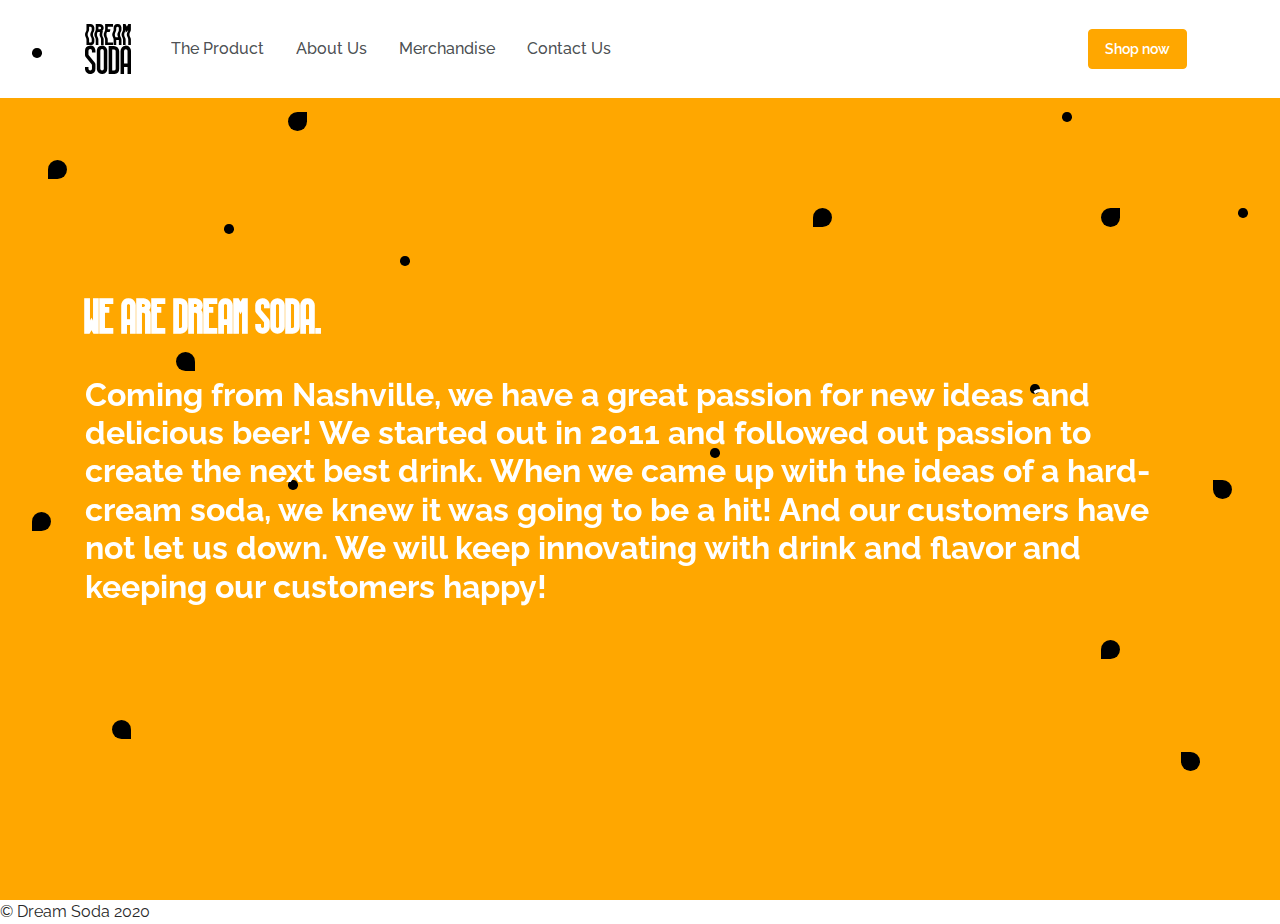
<file: about.html>
<!DOCTYPE html>
<html lang="en">
  <head>
    <meta charset="utf-8">
    <title>Dream soda - About Us</title>
    <meta name="viewport" content="width=device-width, initial-scale=1">
    <meta http-equiv="X-UA-Compatible" content="IE=edge" />
    <meta name="description" content="A new design system for developing with less effort.">
    <meta name="author" content="BootstrapBay">

    <link href="assets/img/favicon.ico" rel="icon" type="image/png">
    
    <link rel="stylesheet" href="./assets/vendor/bootstrap/bootstrap.min.css">
		<link rel="stylesheet" href="./assets/css/lazy.css">
		<link rel="stylesheet" href="./assets/css/demo.css">
		<link rel="stylesheet" href="https://use.fontawesome.com/releases/v5.6.0/css/all.css" integrity="sha384-aOkxzJ5uQz7WBObEZcHvV5JvRW3TUc2rNPA7pe3AwnsUohiw1Vj2Rgx2KSOkF5+h" crossorigin="anonymous">
		  <style> h1 { color: #FFFFFF; } </style><style> h2 { color: #FFFFFF; } </style>
  </head>
  <body class="index">
      <nav class="navbar navbar-expand-lg navbar-light bg-white">
      <div class="container">
        <a class="navbar-brand" href="index.html"><img src="assets/img/logo.svg" alt="Example Navbar 1" class="mr-2" height="50"></a>
        <button class="navbar-toggler" type="button" data-toggle="collapse" data-target="#navbarNavDropdown-7" aria-controls="navbarNavDropdown-7"
          aria-expanded="false" aria-label="Toggle navigation">
          <span class="navbar-toggler-icon"></span>
        </button>
        <div class="collapse navbar-collapse" id="navbarNavDropdown-7">
	        <ul class="navbar-nav">
            <li class="nav-item dropdown mx-2">
              <a class="nav-link" href="product.html" >The Product</a>
            </li>
            <li class="nav-item dropdown mx-2">
              <a class="nav-link" href="about.html" >About Us</a>
            </li>
            <li class="nav-item dropdown mx-2">
              <a class="nav-link" href="merchandise.html">Merchandise</a>
            </li>
            <li class="nav-item dropdown mx-2">
              <a class="nav-link" href="contact.html">Contact Us</a>
            </li>
          </ul>
          <ul class="navbar-nav ml-auto">
            <li class="nav-item mx-2">
               <a class="btn btn-primary" href="merchandise.html">
                Shop now
              </a>
            </li>
          </ul>
        </div>
      </div>
    </nav>

	<div class="page-hero bg-primary text-white" id="banner" style="background-image: url(''); background-size: cover; background-position: 50%">
		<div class="bubbles d-none d-md-block">
<!-- 				bubbles -->
      <div class="bubble bubble-1 rotate-bubble bg-secondary"></div>
      <div class="bubble bubble-2 bubble-bottom-right bg-secondary rotate-bubble"></div>
      <div class="bubble bubble-3 bubble-top-right bg-secondary rotate-bubble"></div>
      <div class="bubble bubble-4 bubble-top-left bg-secondary rotate-bubble"></div>
      <div class="bubble bubble-5 bg-secondary rotate-bubble"></div>
      <div class="bubble bubble-6 bubble-bottom-right bg-secondary rotate-bubble"></div>
      <div class="bubble bubble-7 bubble-top-right bg-secondary rotate-bubble"></div>
      <div class="bubble bubble-8 bubble-top-left bg-secondary rotate-bubble"></div>
      <div class="bubble bubble-9 bg-secondary rotate-bubble"></div>
      <div class="bubble bubble-10 bg-secondary rotate-bubble"></div>
      <div class="bubble bubble-11 bubble-bottom-right bg-secondary rotate-bubble"></div>
      <div class="bubble bubble-12 bubble-top-right bg-secondary rotate-bubble"></div>
      <div class="bubble bubble-13 bubble-top-left bg-secondary rotate-bubble"></div>
<!--         circles -->
      <div class="circle circle-1 bg-secondary rotate-circle"></div>
      <div class="circle circle-2 bg-secondary rotate-circle"></div>
      <div class="circle circle-3 bg-secondary rotate-circle"></div>
      <div class="circle circle-4 bg-secondary rotate-circle"></div>
      <div class="circle circle-5 bg-secondary rotate-circle"></div>
      <div class="circle circle-6 bg-secondary rotate-circle"></div>
      <div class="circle circle-7 bg-secondary rotate-circle"></div>
      <div class="circle circle-8 bg-secondary rotate-circle"></div>
      <div class="circle circle-9 bg-secondary rotate-circle"></div>
      <div class="circle circle-10 bg-secondary rotate-circle"></div>
		</div>
  	<div class="container">
      <div class="row">
        <div class="col-12">
	          <div class="About">
	          	<h1><big>We are Dream Soda.</big></h1> 
	          		<br>
	          	<h2>Coming from Nashville, we have a great passion for new ideas and delicious beer! We started out in 2011 and followed out passion to create the next best drink. When we came up with the ideas of a hard-cream soda, we knew it was going to be a hit! And our customers have not let us down. We will keep innovating with drink and flavor and keeping our customers happy!</h2>
	           
	          </div>
        </div>
      </div>
    </div>
	</div>


    <!-- jQuery first, then Popper.js, then Bootstrap JS -->
    <script src="./assets/vendor/jquery/jquery.min.js"></script>
    <script src="./assets/vendor/popper/popper.min.js"></script>
    <script src="./assets/vendor/bootstrap/bootstrap.min.js" ></script>

    <!-- optional plugins -->
    <script src="./assets/vendor/nouislider/js/nouislider.min.js"></script>

    <!--   lazy javascript -->
    <script src="./assets/js/lazy.js"></script>
    <footer>&copy Dream Soda 2020</footer>
  </body>
</html>
</file>
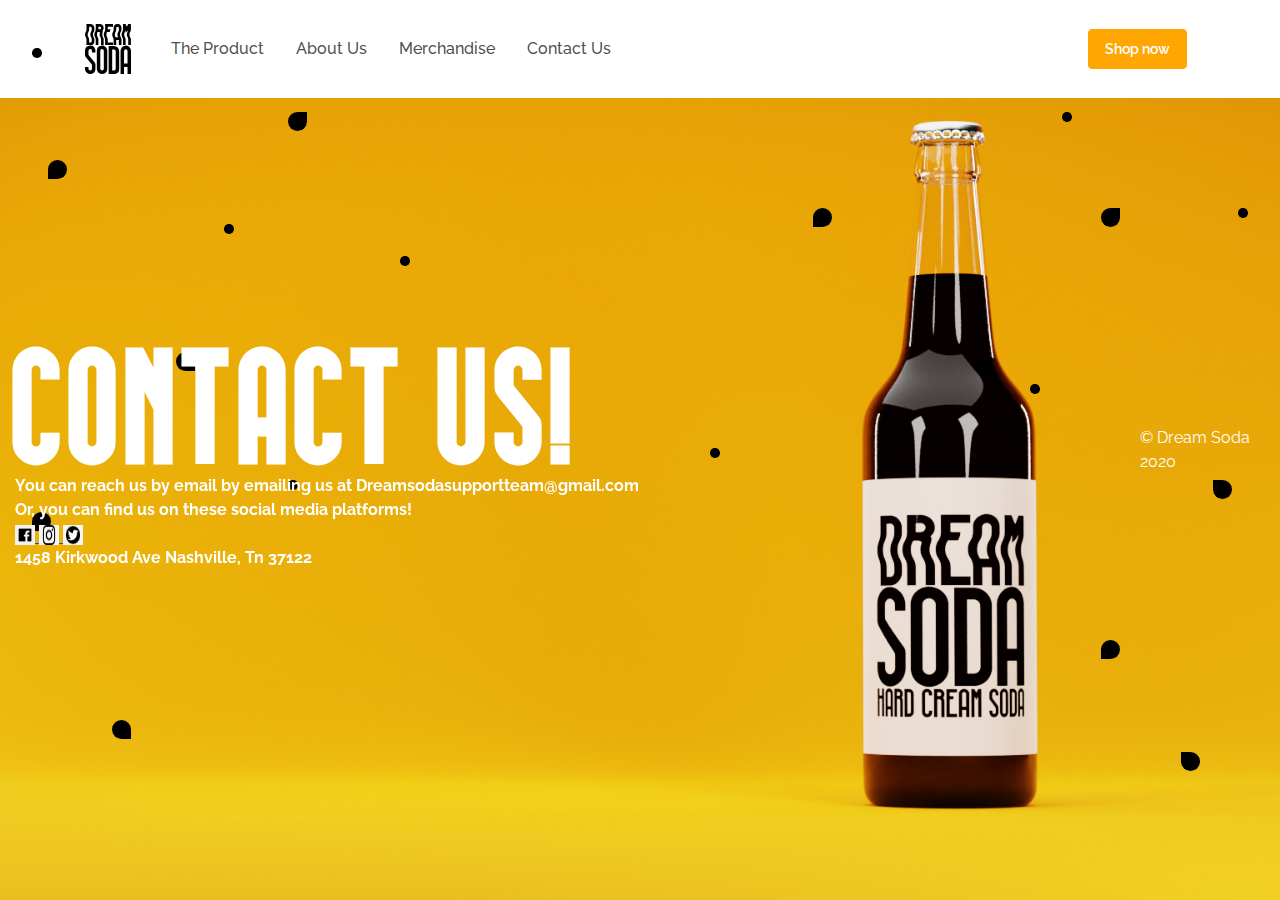
<file: contact.html>
<!DOCTYPE html>
<html lang="en">
  <head>
    <meta charset="utf-8">
    <title>Dream Soda - Contact</title>
    <meta name="viewport" content="width=device-width, initial-scale=1">
    <meta http-equiv="X-UA-Compatible" content="IE=edge" />
    <meta name="description" content="A new design system for developing with less effort.">
    <meta name="author" content="BootstrapBay">

    <link href="assets/img/favicon.ico" rel="icon" type="image/png">
    
    <link rel="stylesheet" href="./assets/vendor/bootstrap/bootstrap.min.css">
		<link rel="stylesheet" href="./assets/css/lazy.css">
		<link rel="stylesheet" href="./assets/css/demo.css">
		<link rel="stylesheet" href="https://use.fontawesome.com/releases/v5.6.0/css/all.css" integrity="sha384-aOkxzJ5uQz7WBObEZcHvV5JvRW3TUc2rNPA7pe3AwnsUohiw1Vj2Rgx2KSOkF5+h" crossorigin="anonymous">
  </head>
  <body class="index">
      <nav class="navbar navbar-expand-lg navbar-light bg-white">
      <div class="container">
        <a class="navbar-brand" href="index.html"><img src="assets/img/logo.svg" alt="Example Navbar 1" class="mr-2" height="50"></a>
        <button class="navbar-toggler" type="button" data-toggle="collapse" data-target="#navbarNavDropdown-7" aria-controls="navbarNavDropdown-7"
          aria-expanded="false" aria-label="Toggle navigation">
          <span class="navbar-toggler-icon"></span>
        </button>
        <div class="collapse navbar-collapse" id="navbarNavDropdown-7">
	        <ul class="navbar-nav">
            <li class="nav-item dropdown mx-2">
              <a class="nav-link" href="product.html">The Product</a>
            </li>
            <li class="nav-item dropdown mx-2">
              <a class="nav-link" href="about.html">About Us</a>
            </li>
            <li class="nav-item dropdown mx-2">
              <a class="nav-link" href="merchandise.html" >Merchandise</a>
            </li>
            <li class="nav-item dropdown mx-2">
              <a class="nav-link" href="contact.html" >Contact Us</a>
            </li>
          </ul>
          <ul class="navbar-nav ml-auto">
            <li class="nav-item mx-2">
             <a class="btn btn-primary" href="merchandise.html">
                Shop now
              </a>
            </li>
          </ul>
        </div>
      </div>
    </nav>

	<div class="page-hero bg-primary text-white" id="banner" style="background-image: url('assets/img/hero.png'); background-size: cover; background-position: 50%">
		<div class="bubbles d-none d-md-block">
<!-- 				bubbles -->
      <div class="bubble bubble-1 rotate-bubble bg-secondary"></div>
      <div class="bubble bubble-2 bubble-bottom-right bg-secondary rotate-bubble"></div>
      <div class="bubble bubble-3 bubble-top-right bg-secondary rotate-bubble"></div>
      <div class="bubble bubble-4 bubble-top-left bg-secondary rotate-bubble"></div>
      <div class="bubble bubble-5 bg-secondary rotate-bubble"></div>
      <div class="bubble bubble-6 bubble-bottom-right bg-secondary rotate-bubble"></div>
      <div class="bubble bubble-7 bubble-top-right bg-secondary rotate-bubble"></div>
      <div class="bubble bubble-8 bubble-top-left bg-secondary rotate-bubble"></div>
      <div class="bubble bubble-9 bg-secondary rotate-bubble"></div>
      <div class="bubble bubble-10 bg-secondary rotate-bubble"></div>
      <div class="bubble bubble-11 bubble-bottom-right bg-secondary rotate-bubble"></div>
      <div class="bubble bubble-12 bubble-top-right bg-secondary rotate-bubble"></div>
      <div class="bubble bubble-13 bubble-top-left bg-secondary rotate-bubble"></div>
<!--         circles -->
      <div class="circle circle-1 bg-secondary rotate-circle"></div>
      <div class="circle circle-2 bg-secondary rotate-circle"></div>
      <div class="circle circle-3 bg-secondary rotate-circle"></div>
      <div class="circle circle-4 bg-secondary rotate-circle"></div>
      <div class="circle circle-5 bg-secondary rotate-circle"></div>
      <div class="circle circle-6 bg-secondary rotate-circle"></div>
      <div class="circle circle-7 bg-secondary rotate-circle"></div>
      <div class="circle circle-8 bg-secondary rotate-circle"></div>
      <div class="circle circle-9 bg-secondary rotate-circle"></div>
      <div class="circle circle-10 bg-secondary rotate-circle"></div>
		</div>
  	<div class="container">
      <div class="row">
        <div class="col-12">
	          <div class="title">
	            <h1 class="display-2 text-white">CONTACT US!</h1>
	          </div>
              <div class="body-contact">
                  <b> You can reach us by email by emailing us at Dreamsodasupportteam@gmail.com <br> Or, you can find us on these social media platforms!</b>
                  <div class="social">
                     <a href="https://www.facebook.com/"> <img src="assets/img/facebook-logo.png" alt="facebook" height="20px" width="20px"> </a>
                     <a href="https://www.instagram.com/"> <img src="assets/img/instagram-logo.png" alt="instagram" height="20px" width="20px"> </a>
                     <a href="https://www.twitter.com/"> <img src="assets/img/twitter-logo.png" alt="twitter" height="20px" width="20px"> </a>
                  </div>
                  <div class="body-contact">
                      <b> 1458 Kirkwood Ave Nashville, Tn 37122 </b>
                  
                      </div>
        </div>
      </div>
    </div>
	</div>


    <!-- jQuery first, then Popper.js, then Bootstrap JS -->
    <script src="./assets/vendor/jquery/jquery.min.js"></script>
    <script src="./assets/vendor/popper/popper.min.js"></script>
    <script src="./assets/vendor/bootstrap/bootstrap.min.js" ></script>

    <!-- optional plugins -->
    <script src="./assets/vendor/nouislider/js/nouislider.min.js"></script>

    <!--   lazy javascript -->
    <script src="./assets/js/lazy.js"></script>
    <footer>&copy Dream Soda 2020</footer>
  </body>
</html>
</file>
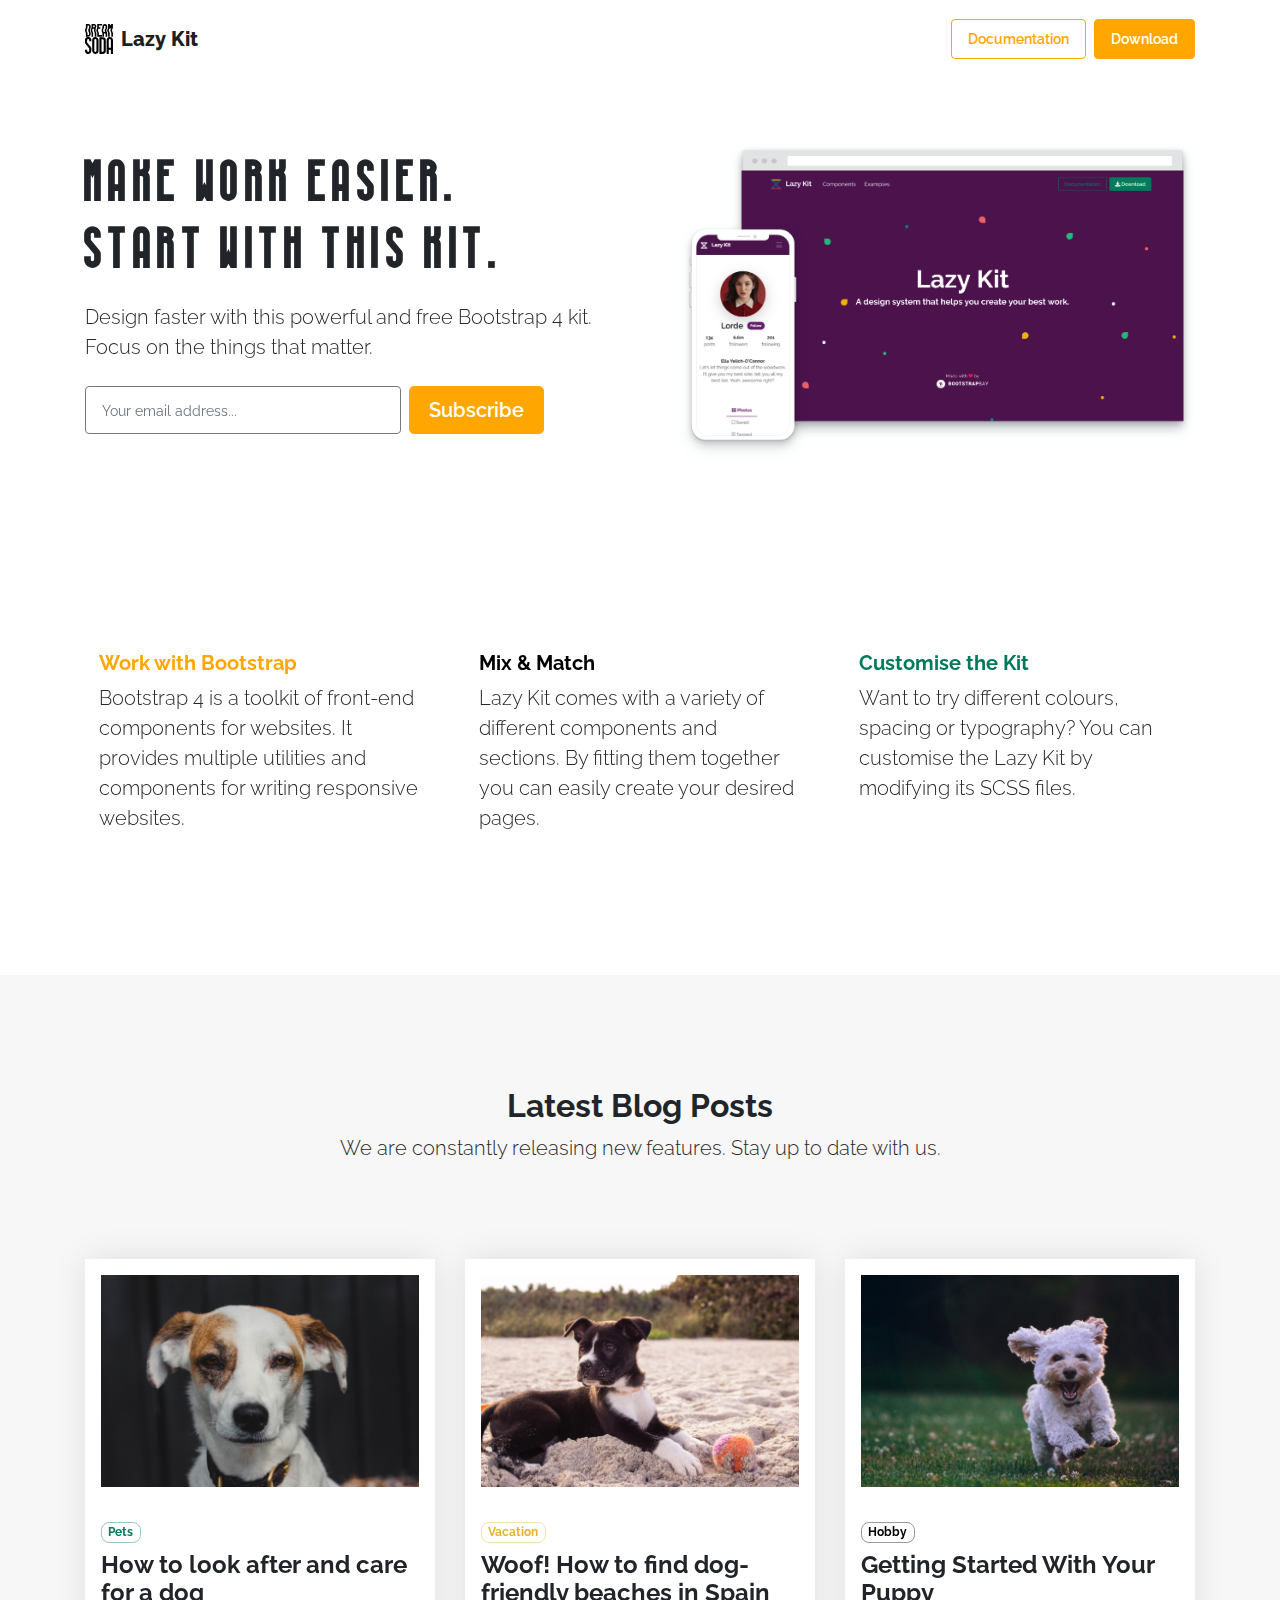
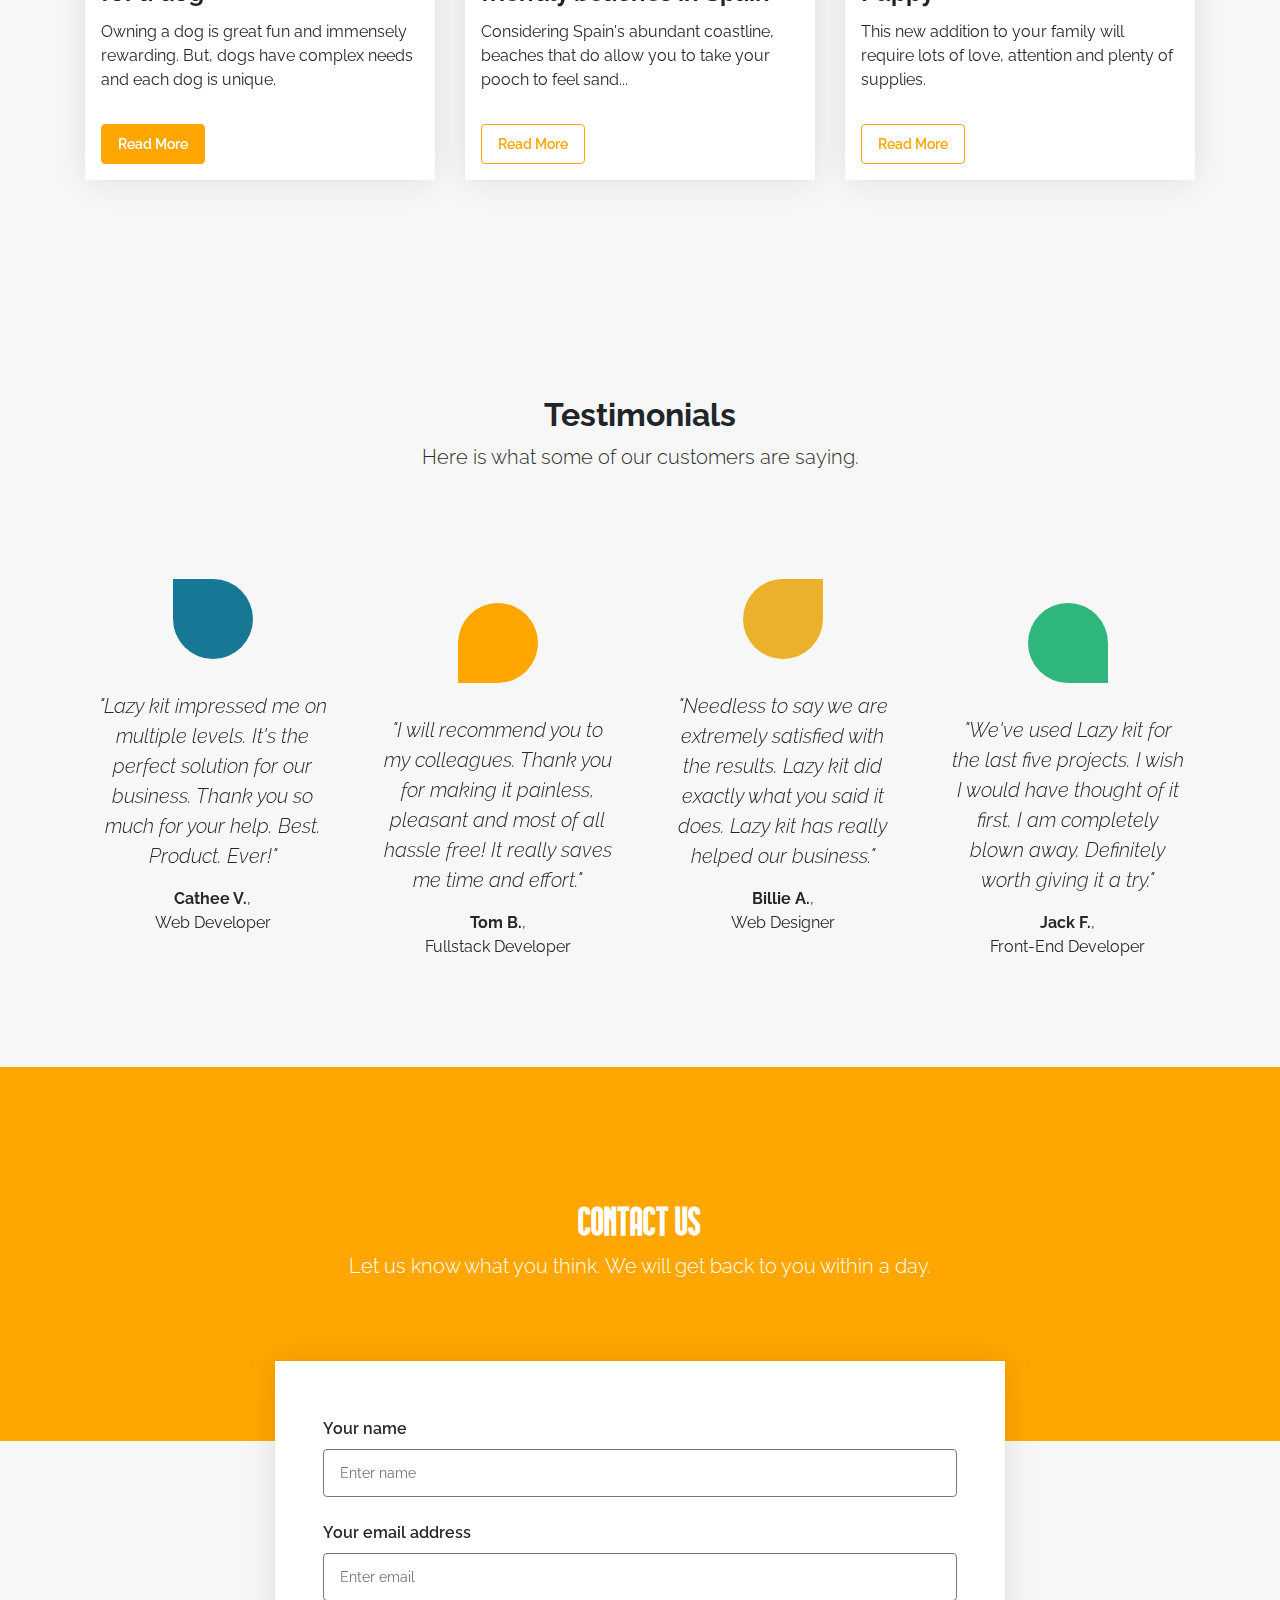
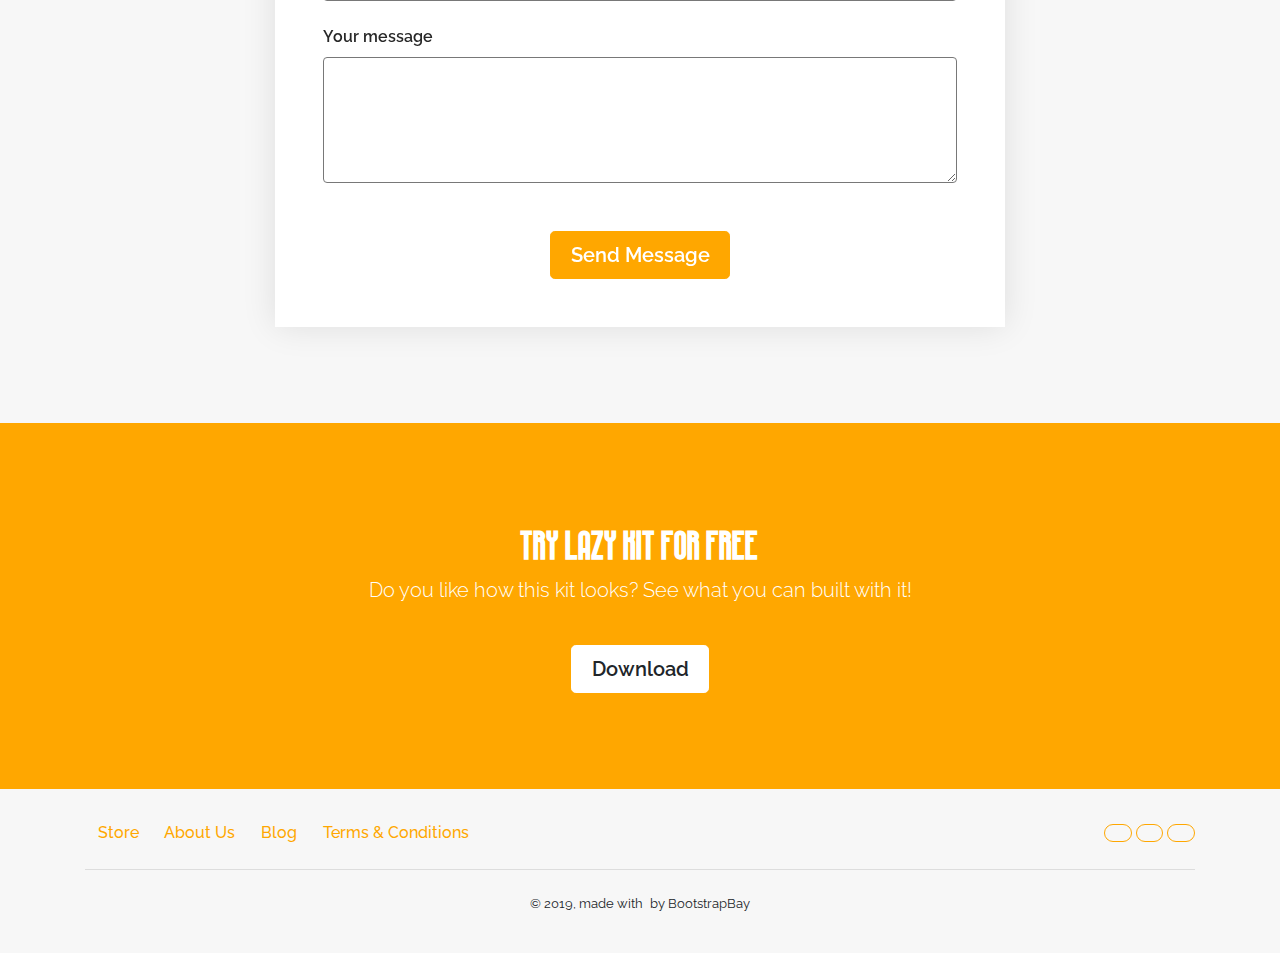
<file: landing.html>
<!DOCTYPE html>
<html lang="en">
  <head>
    <meta charset="utf-8">
    <title>Lazy - Bootstrap UI Kit</title>
    <meta name="viewport" content="width=device-width, initial-scale=1">
    <meta http-equiv="X-UA-Compatible" content="IE=edge" />
    <meta name="description" content="A new design system for developing with less effort.">
    <meta name="author" content="BootstrapBay">

    <link href="assets/img/favicon.ico" rel="icon" type="image/png">
    
    <link rel="stylesheet" href="./assets/vendor/bootstrap/bootstrap.min.css">
		<link rel="stylesheet" href="./assets/css/lazy.css">
		<link rel="stylesheet" href="./assets/css/demo.css">
		<link rel="stylesheet" href="https://use.fontawesome.com/releases/v5.6.0/css/all.css" integrity="sha384-aOkxzJ5uQz7WBObEZcHvV5JvRW3TUc2rNPA7pe3AwnsUohiw1Vj2Rgx2KSOkF5+h" crossorigin="anonymous">
  </head>
  <body class="landing">
    <nav class="navbar navbar-expand-md navbar-light bg-white mb-4">
    <div class="container">
      <a class="navbar-brand d-flex align-items-center" href="./"><img src="assets/img/logo.svg" alt="Example Navbar 1" class="mr-2" height="30"> Lazy Kit</a>
      <button class="navbar-toggler" type="button" data-toggle="collapse" data-target="#navbarNavDropdown-3" aria-controls="navbarNavDropdown-3"
        aria-expanded="false" aria-label="Toggle navigation">
        <span class="navbar-toggler-icon"></span>
      </button>
      <div class="collapse navbar-collapse mr-auto text-center" id="navbarNavDropdown-3">
        <ul class="navbar-nav ml-auto ">
          <li class="nav-item mx-2">
            <a class="btn btn-outline-primary" href="documentation/getting_started.html">
              Documentation
            </a>
          </li>
          <li class="nav-item m-2 m-md-0">
            <a class="btn btn-primary" href="#a">
              <i class="fa fa-download"></i> Download
            </a>
          </li>
        </ul>
      </div>
    </div>
  </nav>
<div class="header bg-white">
	<div class="container">
		<div class="row">
			<div class="col-12 col-md-6">
				<h1 class="display-4">Make work easier. <br /> Start with this kit.</h1>
				<p class="lead my-4">Design faster with this powerful and free Bootstrap 4 kit. <br /> Focus on the things that matter.</p>
		    <form class="form-subscribe form-inline mb-3">
		        <div class="form-group flex-grow-1">
		          <label class="sr-only" for="email4">Email</label>
		          <input type="text" class="form-control form-control-lg flex-grow-1 mr-2" id="email4" placeholder="Your email address...">
		        </div>
		        <button type="submit" class="btn btn-primary btn-lg mt-0 mt-md-3 mt-lg-0">Subscribe</button>
		    </form>
			</div>
			<div class="col-12 col-md-6">
				<div class="devices pl-md-4 pt-5 pt-md-0">
					<img src="assets/img/landing_devices.png" alt="Example Navbar 1" class="img-fluid">
				</div>
			</div>
		</div>
	</div>
</div>
<div class="features bg-white">
	<div class="container">
		<div class="row">
			<div class="col-12 col-md-4">
				<div class="feature">
					<div class="big-icon text-primary"><i class="fas fa-tools"></i></div>
					<h5 class="text-primary">Work with Bootstrap</h5>
					<p class="lead">Bootstrap 4 is a toolkit of front-end components for websites. It provides multiple utilities and components for writing responsive websites. </p>
				</div>
			</div>
			<div class="col-12 col-md-4">
				<div class="feature">
					<div class="big-icon text-secondary"><i class="fas fa-puzzle-piece"></i></div>
					<h5 class="text-secondary">Mix & Match</h5>
					<p class="lead">Lazy Kit comes with a variety of different components and sections. By fitting them together you can easily create your desired pages.</p>
				</div>
			</div>
			<div class="col-12 col-md-4">
				<div class="feature">
					<div class="big-icon text-success"><i class="fas fa-palette"></i></div>
					<h5 class="text-success">Customise the Kit</h5>
					<p class="lead">Want to try different colours, spacing or typography? You can customise the Lazy Kit by modifying its SCSS files. </p>
				</div>
			</div>
		</div>
	</div>
</div>
<div class="blog-posts bg-light">
	<div class="text-center">
		<h2>Latest Blog Posts</h2>
		<p class="lead">We are constantly releasing new features. Stay up to date with us.</p>
	</div>
	<div class="container">
		<div class="row">
      <div class="col-md-4">
        <div class="component">
					<div class="card mb-4">
						<div class="card-header">
					  	<img class="card-img" src="assets/img/dog-1.jpg" alt="dog">
						</div>
					  <div class="card-body">
						  <span class="badge badge-success mb-2">Pets</span>
					    <h4 class="card-title">How to look after and care for a dog</h4>
					    <p class="card-text">Owning a dog is great fun and immensely rewarding. But, dogs have complex needs and each dog is unique. </p>
					  </div>
					  <div class="card-footer">
							<a href="#a" class="btn btn-primary">Read More</a>
					  </div>
					</div>
        </div>
      </div>
      <div class="col-md-4">
        <div class="component">
          <div class="card mb-4">
						<div class="card-header">
					  	<img class="card-img" src="assets/img/dog-2.jpg" alt="dog">
						</div>
					  <div class="card-body">
						  <span class="badge badge-warning mb-2">Vacation</span>
					    <h4 class="card-title">Woof! How to find dog-friendly beaches in Spain</h4>
					    <p class="card-text">Considering Spain's abundant coastline, beaches that do allow you to take your pooch to feel sand... </p>
					  </div>
					  <div class="card-footer">
							<a href="#a" class="btn btn-outline-primary">Read More</a>
					  </div>
					</div>
        </div>
      </div>

      <div class="col-md-4">
        <div class="component">
					<div class="card mb-4">
						<div class="card-header">
					  	<img class="card-img" src="assets/img/dog-3.jpg" alt="dog">
						</div>
					  <div class="card-body">
						  <span class="badge badge-secondary mb-2">Hobby</span>
					    <h4 class="card-title">Getting Started With Your Puppy</h4>
					    <p class="card-text">This new addition to your family will require lots of love, attention and plenty of supplies. </p>
					  </div>
					  <div class="card-footer">
							<a href="#a" class="btn btn-outline-primary">Read More</a>
					  </div>
					</div>
        </div>
      </div>
    </div>
	</div>
</div>
<div class="testimonials bg-light">
	<div class="info text-center">
		<h2>Testimonials</h2>
		<p class="lead">Here is what some of our customers are saying.</p>
	</div>
	<div class="container text-center">
		<div class="row">
			<div class="col-12 col-md-3">
				<div class="testimonial d-flex flex-column align-items-center">
					<div class="big-bubble bg-info bubble-top-left"></div>
					<p class="lead font-italic">"Lazy kit impressed me on multiple levels. It's the perfect solution for our business. Thank you so much for your help. Best. Product. Ever!"</p>
					<p><b>Cathee V.</b>,<br/>
					Web Developer</p>
				</div>
			</div>
			<div class="col-12 col-md-3">
				<div class="testimonial d-flex flex-column align-items-center mt-md-4">
					<div class="big-bubble"></div>
					<p class="lead font-italic">"I will recommend you to my colleagues. Thank you for making it painless, pleasant and most of all hassle free! It really saves me time and effort."</p>
					<p><b>Tom B.</b>,<br/>
					Fullstack Developer</p>
				</div>
			</div>
			<div class="col-12 col-md-3">
				<div class="testimonial d-flex flex-column align-items-center">
					<div class="big-bubble bg-warning bubble-top-right"></div>
					<p class="lead font-italic">"Needless to say we are extremely satisfied with the results. Lazy kit did exactly what you said it does. Lazy kit has really helped our business."</p>
					<p><b>Billie A.</b>,<br/>
					Web Designer</p>
				</div>
			</div>
			<div class="col-12 col-md-3">
				<div class="testimonial d-flex flex-column align-items-center mt-md-4">
					<div class="big-bubble bg-success bubble-bottom-right"></div>
					<p class="lead font-italic">"We've used Lazy kit for the last five projects. I wish I would have thought of it first. I am completely blown away. Definitely worth giving it a try."</p>
					<p><b>Jack F.</b>,<br/>
					Front-End Developer</p>
				</div>
			</div>
		</div>
	</div>
</div>

<div class="contact">
  <div class="cta bg-primary text-center text-white">
    <h1 class="text-white">Contact Us</h1>
    <p class="lead">Let us know what you think. We will get back to you within a day.</p>
  </div>
  <div class="bg-light">
    <div class="container">
	    <div class="row">
		    <div class="col-12 col-md-8 offset-md-2">
			    <div class="card no-hover">
				    <div class="card-body p-5">
							<form>
							    <div class="form-group">
							      <label for="email1">Your name</label>
							      <input type="email" class="form-control form-control-lg" id="email1" aria-describedby="emailHelp" placeholder="Enter name">
							    </div>
							    <div class="form-group">
							      <label for="email1">Your email address</label>
							      <input type="email" class="form-control form-control-lg" id="email1" aria-describedby="emailHelp" placeholder="Enter email">
							    </div>
							    <div class="form-group">
							      <label for="email1">Your message</label>
							      <textarea class="form-control" rows="5"></textarea>
							    </div>
							    <div class="text-center mt-5">
							   	 <button type="submit" class="btn btn-primary btn-lg">Send Message</button>
							    </div>
							</form>
				    </div>
			    </div>
		    </div>
	    </div>
    </div>
  </div>
</div>
<div class="cta bg-primary text-center text-white">
  <h1 class="text-white">Try Lazy Kit for free</h1>
  <p class="lead">Do you like how this kit looks? See what you can built with it!</p>
  <a href="#a" class="btn btn-white btn-lg mt-4">Download</a>
</div>

    
<footer class="footer-1 bg-light text-dark">
<div class="container">
<div class="d-flex flex-column flex-md-row justify-content-between align-items-center">
	<div class="links">
		<ul class="footer-menu list-unstyled d-flex flex-row text-center text-md-left">
			<li><a href="https://bootstrapbay.com/" target="_blank">Store</a></li>
			<li><a href="https://bootstrapbay.com/about" target="_blank">About Us</a></li>
			<li><a href="https://bootstrapbay.com/blog/" target="_blank">Blog</a></li>
			<li><a href="https://bootstrapbay.com/terms" target="_blank">Terms & Conditions</a></li>
		</ul>
	</div>
	<div class="social mt-4 mt-md-0">
    <a class="twitter btn btn-outline-primary btn-icon" href="https://twitter.com/bootstrapbay" target="_blank">
      <i class="fab fa-twitter"></i>
      <span class="sr-only">View our Twitter Profile</span>
    </a>
    <a class="facebook btn btn-outline-primary btn-icon" href="https://www.facebook.com/bootstrapbayofficial/" target="_blank">
      <i class="fab fa-facebook"></i>
      <span class="sr-only">View our Facebook Profile
        <span>
    </a>
    <a class="github btn btn-outline-primary btn-icon" href="https://github.com/bootstrapbay" target="_blank">
      <i class="fab fa-github"></i>
      <span class="sr-only">View our GitHub Profile</span>
    </a>
  </div>
</div>
<div class="copyright text-center">
	<hr />
	<p class="small">&copy; 2019, made with <span class="text-danger"><i class="fas fa-heart"></i></span> by BootstrapBay</p>
</div>
</div>
</footer>


    <!-- jQuery first, then Popper.js, then Bootstrap JS -->
    <script src="./assets/vendor/jquery/jquery.min.js"></script>
    <script src="./assets/vendor/popper/popper.min.js"></script>
    <script src="./assets/vendor/bootstrap/bootstrap.min.js" ></script>

    <!-- optional plugins -->
    <script src="./assets/vendor/nouislider/js/nouislider.min.js"></script>

    <!--   lazy javascript -->
    <script src="./assets/js/lazy.js"></script>
  </body>
</html>
</file>
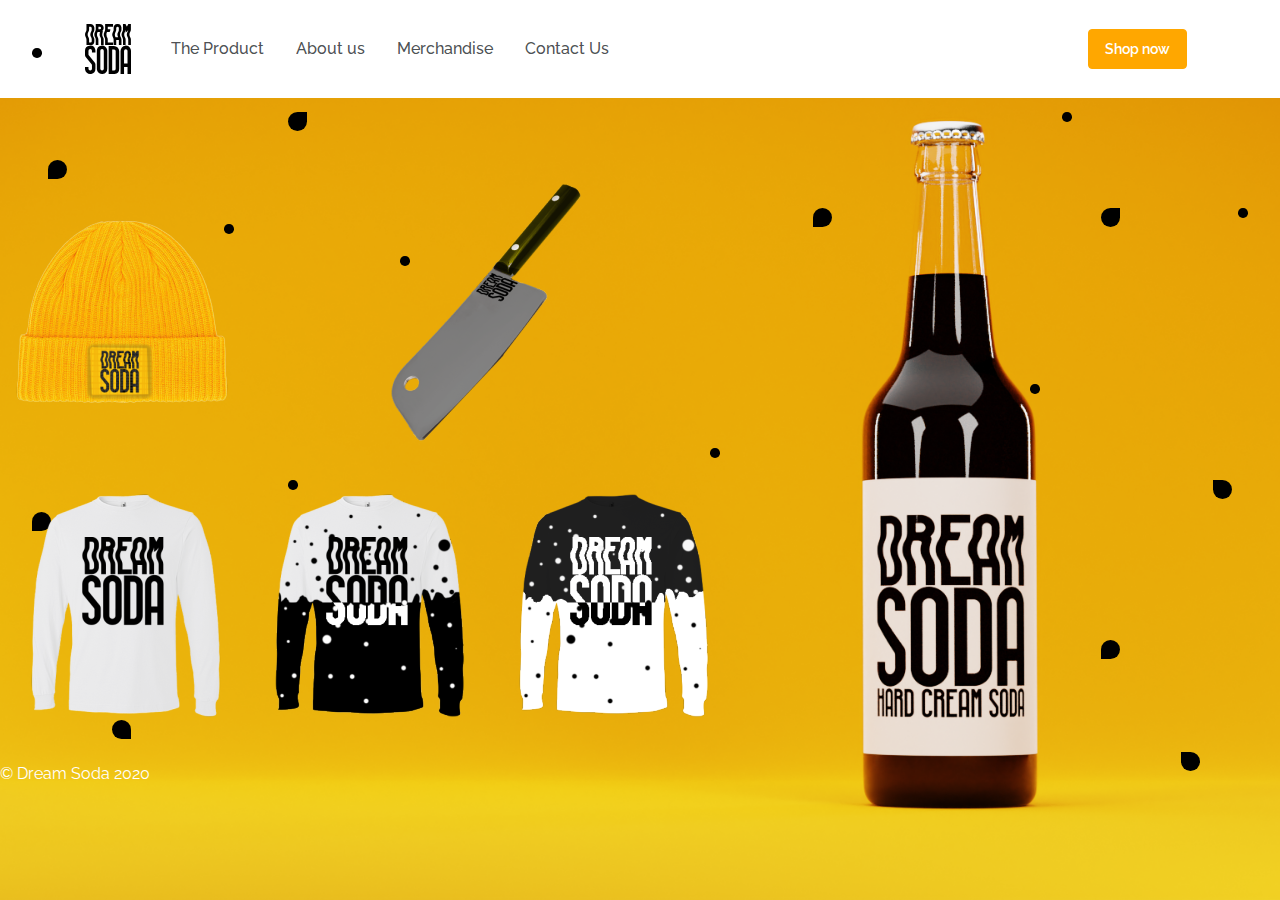
<file: merchandise.html>
<!DOCTYPE html>
<html lang="en">
  <head>
    <meta charset="utf-8">
    <title>Dream soda - Merchandise</title>
    <meta name="viewport" content="width=device-width, initial-scale=1">
    <meta http-equiv="X-UA-Compatible" content="IE=edge" />
    <meta name="description" content="A new design system for developing with less effort.">
    <meta name="author" content="BootstrapBay">

    <link href="assets/img/favicon.ico" rel="icon" type="image/png">
    
    <link rel="stylesheet" href="./assets/vendor/bootstrap/bootstrap.min.css">
		<link rel="stylesheet" href="./assets/css/lazy.css">
		<link rel="stylesheet" href="./assets/css/demo.css">
		<link rel="stylesheet" href="https://use.fontawesome.com/releases/v5.6.0/css/all.css" integrity="sha384-aOkxzJ5uQz7WBObEZcHvV5JvRW3TUc2rNPA7pe3AwnsUohiw1Vj2Rgx2KSOkF5+h" crossorigin="anonymous">
  </head>
  <body class="index">
      <nav class="navbar navbar-expand-lg navbar-light bg-white">
      <div class="container">
        <a class="navbar-brand" href="index.html"><img src="assets/img/logo.svg" alt="Example Navbar 1" class="mr-2" height="50"></a>
        <button class="navbar-toggler" type="button" data-toggle="collapse" data-target="#navbarNavDropdown-7" aria-controls="navbarNavDropdown-7"
          aria-expanded="false" aria-label="Toggle navigation">
          <span class="navbar-toggler-icon"></span>
        </button>
        <div class="collapse navbar-collapse" id="navbarNavDropdown-7">
	        <ul class="navbar-nav">
            <li class="nav-item dropdown mx-2">
              <a class="nav-link" href="product.html" >The Product</a>
            </li>
            <li class="nav-item dropdown mx-2">
              <a class="nav-link" href="about.html">About us</a>
            </li>
            <li class="nav-item dropdown mx-2">
              <a class="nav-link" href="merchandise.html">Merchandise</a>
            </li>
            <li class="nav-item dropdown mx-2">
              <a class="nav-link" href="contact.html">Contact Us</a>
            </li>
          </ul>
          <ul class="navbar-nav ml-auto">
            <li class="nav-item mx-2">
              <a class="btn btn-primary" href="merchandise.html">
                Shop now
              </a>
            </li>
          </ul>
        </div>
      </div>
    </nav>

	 <div class="page-hero bg-primary text-white" id="banner" style="background-image: url('assets/img/hero.png'); background-size: cover; background-position: 50%">
		<div class="bubbles d-none d-md-block">
<!-- 				bubbles -->
      <div class="bubble bubble-1 rotate-bubble bg-secondary"></div>
      <div class="bubble bubble-2 bubble-bottom-right bg-secondary rotate-bubble"></div>
      <div class="bubble bubble-3 bubble-top-right bg-secondary rotate-bubble"></div>
      <div class="bubble bubble-4 bubble-top-left bg-secondary rotate-bubble"></div>
      <div class="bubble bubble-5 bg-secondary rotate-bubble"></div>
      <div class="bubble bubble-6 bubble-bottom-right bg-secondary rotate-bubble"></div>
      <div class="bubble bubble-7 bubble-top-right bg-secondary rotate-bubble"></div>
      <div class="bubble bubble-8 bubble-top-left bg-secondary rotate-bubble"></div>
      <div class="bubble bubble-9 bg-secondary rotate-bubble"></div>
      <div class="bubble bubble-10 bg-secondary rotate-bubble"></div>
      <div class="bubble bubble-11 bubble-bottom-right bg-secondary rotate-bubble"></div>
      <div class="bubble bubble-12 bubble-top-right bg-secondary rotate-bubble"></div>
      <div class="bubble bubble-13 bubble-top-left bg-secondary rotate-bubble"></div>
<!--         circles -->
      <div class="circle circle-1 bg-secondary rotate-circle"></div>
      <div class="circle circle-2 bg-secondary rotate-circle"></div>
      <div class="circle circle-3 bg-secondary rotate-circle"></div>
      <div class="circle circle-4 bg-secondary rotate-circle"></div>
      <div class="circle circle-5 bg-secondary rotate-circle"></div>
      <div class="circle circle-6 bg-secondary rotate-circle"></div>
      <div class="circle circle-7 bg-secondary rotate-circle"></div>
      <div class="circle circle-8 bg-secondary rotate-circle"></div>
      <div class="circle circle-9 bg-secondary rotate-circle"></div>
      <div class="circle circle-10 bg-secondary rotate-circle"></div>
		</div>

    <div> 

<div class="container pt-5 ">
  <div class="row">
    <div class="col-sm">  <img src="assets/img/beanie.png">  
    </div>
    <div class="col-sm">  <img src="assets/img/Cleaver.png">  
    </div>
  </div>
</div>
<div class="container">
  <div class="row">
    <div class="col-sm">  <img src="assets/img/srt1.png">  
    </div>
    <div class="col-sm">  <img src="assets/img/srt2.png"> 
    </div>
     <div class="col-sm">  <img src="assets/img/srt3.png">  
    </div>
  </div>
</div>


   



    <!-- jQuery first, then Popper.js, then Bootstrap JS -->
    <script src="./assets/vendor/jquery/jquery.min.js"></script>
    <script src="./assets/vendor/popper/popper.min.js"></script>
    <script src="./assets/vendor/bootstrap/bootstrap.min.js" ></script>

    <!-- optional plugins -->
    <script src="./assets/vendor/nouislider/js/nouislider.min.js"></script>

    <!--   lazy javascript -->
    <script src="./assets/js/lazy.js"></script>
    <footer>&copy Dream Soda 2020</footer>
  </body>
</html>
</file>
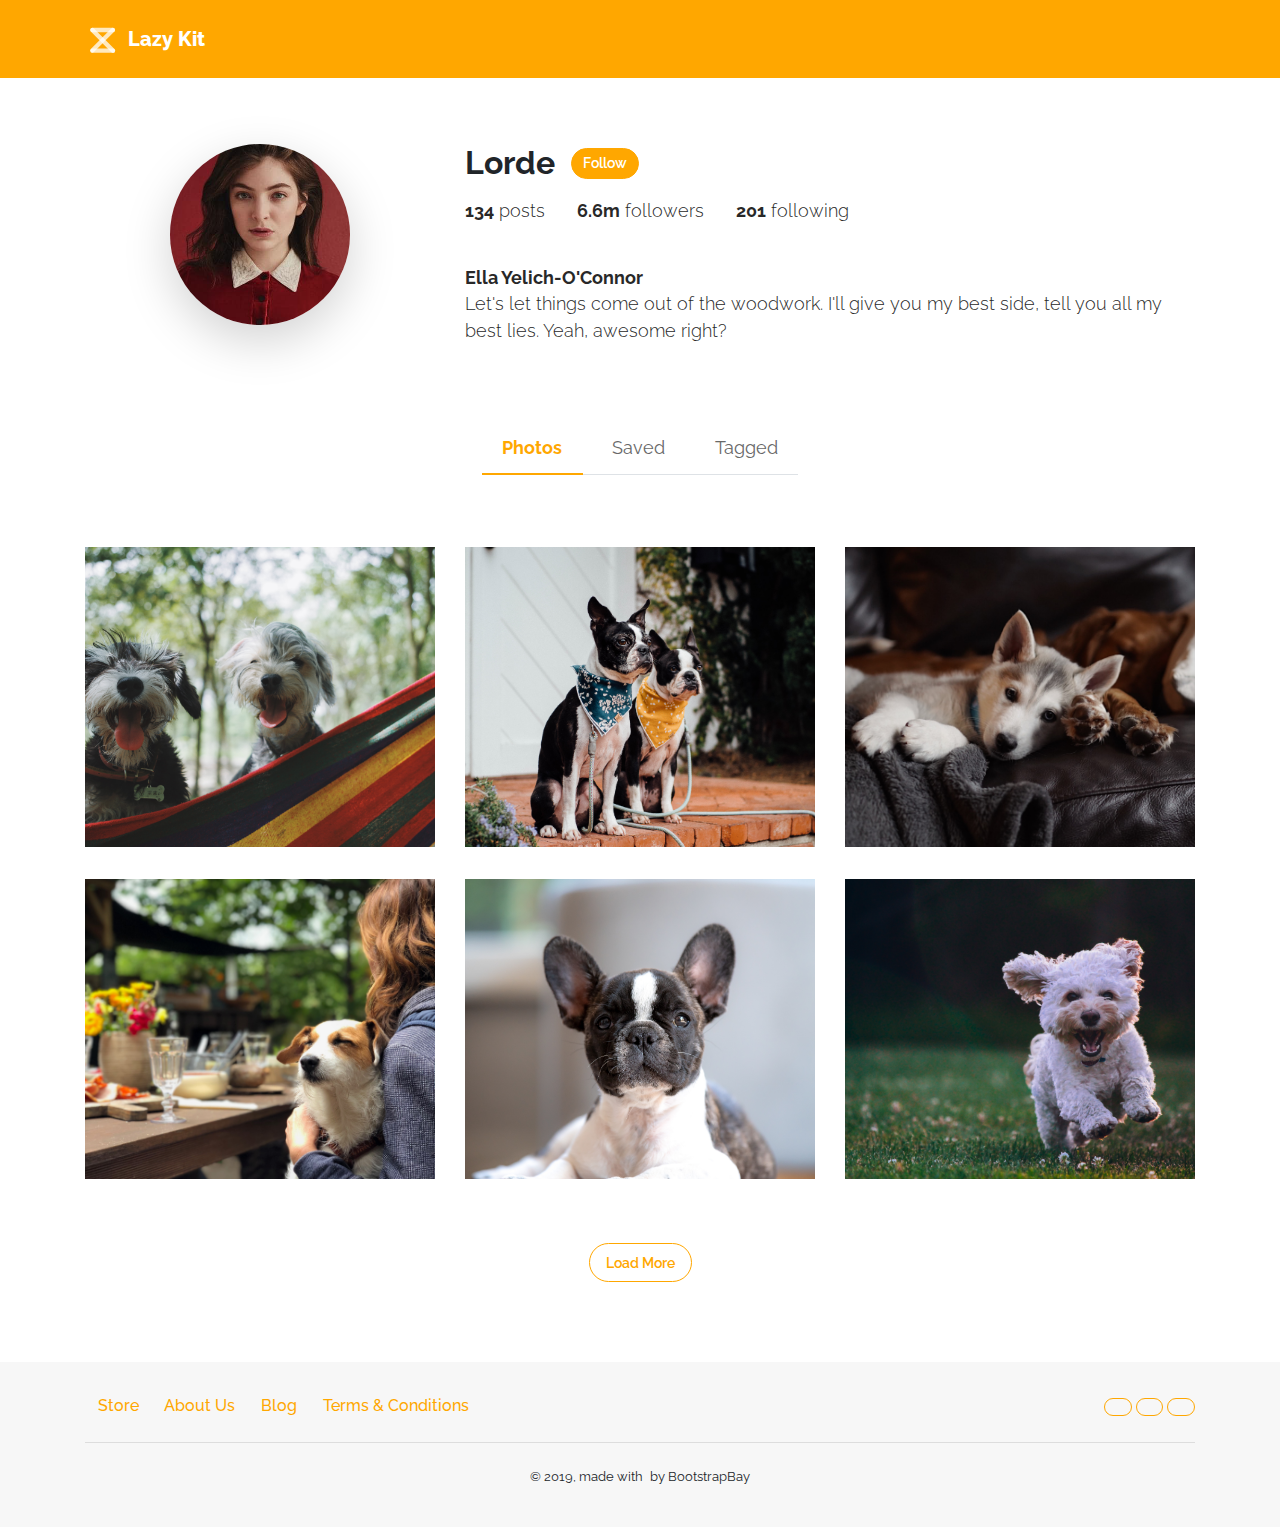
<file: profile.html>
<!DOCTYPE html>
<html lang="en">
  <head>
    <meta charset="utf-8">
    <title>Lazy - Bootstrap UI Kit</title>
    <meta name="viewport" content="width=device-width, initial-scale=1">
    <meta http-equiv="X-UA-Compatible" content="IE=edge" />
    <meta name="description" content="A new design system for developing with less effort.">
    <meta name="author" content="BootstrapBay">

    <link href="assets/img/favicon.ico" rel="icon" type="image/png">
    
    <link rel="stylesheet" href="./assets/vendor/bootstrap/bootstrap.min.css">
		<link rel="stylesheet" href="./assets/css/lazy.css">
		<link rel="stylesheet" href="./assets/css/demo.css">
		<link rel="stylesheet" href="https://use.fontawesome.com/releases/v5.6.0/css/all.css" integrity="sha384-aOkxzJ5uQz7WBObEZcHvV5JvRW3TUc2rNPA7pe3AwnsUohiw1Vj2Rgx2KSOkF5+h" crossorigin="anonymous">
  </head>
  <body class="profile">
    <nav class="navbar navbar-expand-md navbar-dark bg-primary mb-4 fixed-top">
    <div class="container">

      <a class="navbar-brand d-flex align-items-center" href="./"><img src="assets/img/logo_white.svg" alt="Example Navbar 1" class="mr-2" height="30"> Lazy Kit</a>
      <button class="navbar-toggler" type="button" data-toggle="collapse" data-target="#navbarNavDropdown-3" aria-controls="navbarNavDropdown-3"
        aria-expanded="false" aria-label="Toggle navigation">
        <span class="navbar-toggler-icon"></span>
      </button>
      <div class="collapse navbar-collapse mr-auto" id="navbarNavDropdown-3">
        <ul class="navbar-nav ml-auto text-center">
          <li class="nav-item">
            <a class="nav-link" href="#">
              <i class="far fa-compass"></i>
            </a>
          </li>

          <li class="nav-item">
            <a class="nav-link" href="#">
              <i class="far fa-heart"></i>
            </a>
          </li>

          <li class="nav-item">
            <a class="nav-link" href="#">
              <i class="far fa-user"></i>
            </a>
          </li>
        </ul>
      </div>
    </div>
  </nav>
<div class="container">
  <div class="info">
    <div class="row">
	    <div class="col-12 col-md-4 text-center">
		    <img src="assets/img/lorde.png" alt="Raised circle image" class="img-fluid rounded-circle shadow-lg" style="width: 180px;">
	    </div>
	    <div class="col-12 col-md-8 d-flex flex-column align-items-center align-items-lg-start">
		    <div class="d-flex flex-row align-items-start mt-3 mt-lg-0">
			    <div class="name">
		    		<h2 class="mb-0">Lorde</h2>
			    </div>
		    	<a href="#a" class="btn btn-primary btn-pill btn-sm ml-3 mt-1">Follow</a>
		    </div>
		    <div class="stats d-flex flex-row align-items-center align-items-lg-start text-center text-lg-left">
			    <div class="posts ml-2 ml-lg-0"><p class="lead"><b>134</b> posts</p></div>
			    <div class="posts"><p class="lead"><b>6.6m</b> followers</p></div>
			    <div class="posts"><p class="lead"><b>201</b> following</p></div>
		    </div>
		    <p class="lead mb-0 mt-2"><b>Ella Yelich-O'Connor</b></p>
		    <p class="lead text-center text-lg-left">Let's let things come out of the woodwork.  I'll give you my best side, tell you all my best lies.  Yeah, awesome right?</p>
	    </div>
    </div>
  </div>
	<div class="navigation d-flex justify-content-center">
    <ul class="nav nav-primary nav-tabs mt-3 d-flex flex-column flex-md-row">
      <li class="nav-item">
        <a class="nav-link active" data-toggle="tab" href="#photos">
          <i class="fas fa-th"></i> Photos
        </a>
      </li>
      <li class="nav-item">
        <a class="nav-link" data-toggle="tab" href="#saved">
          <i class="far fa-bookmark"></i> Saved
        </a>
      </li>
      <li class="nav-item">
        <a class="nav-link" data-toggle="tab" href="#tagged">
          <i class="far fa-id-badge"></i> Tagged
        </a>
      </li>
    </ul>
	</div>
  <div class="profile-tabs tab-content">
    <div class="tab-pane fade show active" id="photos">
				<div class="row">
					<div class="col-12 col-md-4">
						<div class="square" style="background-image:url('assets/img/dog-4.jpg');"></div>
					</div>
					<div class="col-12 col-md-4">
						<div class="square" style="background-image:url('assets/img/dog-5.jpg');"></div>
					</div>
					<div class="col-12 col-md-4">
						<div class="square" style="background-image:url('assets/img/dog-6.jpg');"></div>
					</div>
					<div class="col-12 col-md-4">
						<div class="square" style="background-image:url('assets/img/dog-7.jpg');"></div>
					</div>
					<div class="col-12 col-md-4">
						<div class="square" style="background-image:url('assets/img/dog-8.jpg');"></div>
					</div>
					<div class="col-12 col-md-4">
						<div class="square" style="background-image:url('assets/img/dog-3.jpg');"></div>
					</div>
				</div>
				<div class="d-flex justify-content-center my-5">
					<a href="#a" class="btn btn-outline-primary btn-pill">Load More</a>
				</div>
    </div>
    <div class="tab-pane fade text-center" id="saved">

      <p class="lead"><span class="text-danger"><i class="far fa-frown-open"></i></span> Nothing saved yet.</p>
    </div>
    <div class="tab-pane fade text-center" id="tagged">
      <p class="lead">Help people tag you.</p>
      <a href="#a" class="btn btn-info btn-pill">Find Friends</a>
    </div>
  </div>

</div>

    
<footer class="footer-1 bg-light text-dark">
<div class="container">
<div class="d-flex flex-column flex-md-row justify-content-between align-items-center">
	<div class="links">
		<ul class="footer-menu list-unstyled d-flex flex-row text-center text-md-left">
			<li><a href="https://bootstrapbay.com/" target="_blank">Store</a></li>
			<li><a href="https://bootstrapbay.com/about" target="_blank">About Us</a></li>
			<li><a href="https://bootstrapbay.com/blog/" target="_blank">Blog</a></li>
			<li><a href="https://bootstrapbay.com/terms" target="_blank">Terms & Conditions</a></li>
		</ul>
	</div>
	<div class="social mt-4 mt-md-0">
    <a class="twitter btn btn-outline-primary btn-icon" href="https://twitter.com/bootstrapbay" target="_blank">
      <i class="fab fa-twitter"></i>
      <span class="sr-only">View our Twitter Profile</span>
    </a>
    <a class="facebook btn btn-outline-primary btn-icon" href="https://www.facebook.com/bootstrapbayofficial/" target="_blank">
      <i class="fab fa-facebook"></i>
      <span class="sr-only">View our Facebook Profile
        <span>
    </a>
    <a class="github btn btn-outline-primary btn-icon" href="https://github.com/bootstrapbay" target="_blank">
      <i class="fab fa-github"></i>
      <span class="sr-only">View our GitHub Profile</span>
    </a>
  </div>
</div>
<div class="copyright text-center">
	<hr />
	<p class="small">&copy; 2019, made with <span class="text-danger"><i class="fas fa-heart"></i></span> by BootstrapBay</p>
</div>
</div>
</footer>


    <!-- jQuery first, then Popper.js, then Bootstrap JS -->
    <script src="./assets/vendor/jquery/jquery.min.js"></script>
    <script src="./assets/vendor/popper/popper.min.js"></script>
    <script src="./assets/vendor/bootstrap/bootstrap.min.js" ></script>

    <!-- optional plugins -->
    <script src="./assets/vendor/nouislider/js/nouislider.min.js"></script>

    <!--   lazy javascript -->
    <script src="./assets/js/lazy.js"></script>
  </body>
</html>
</file>
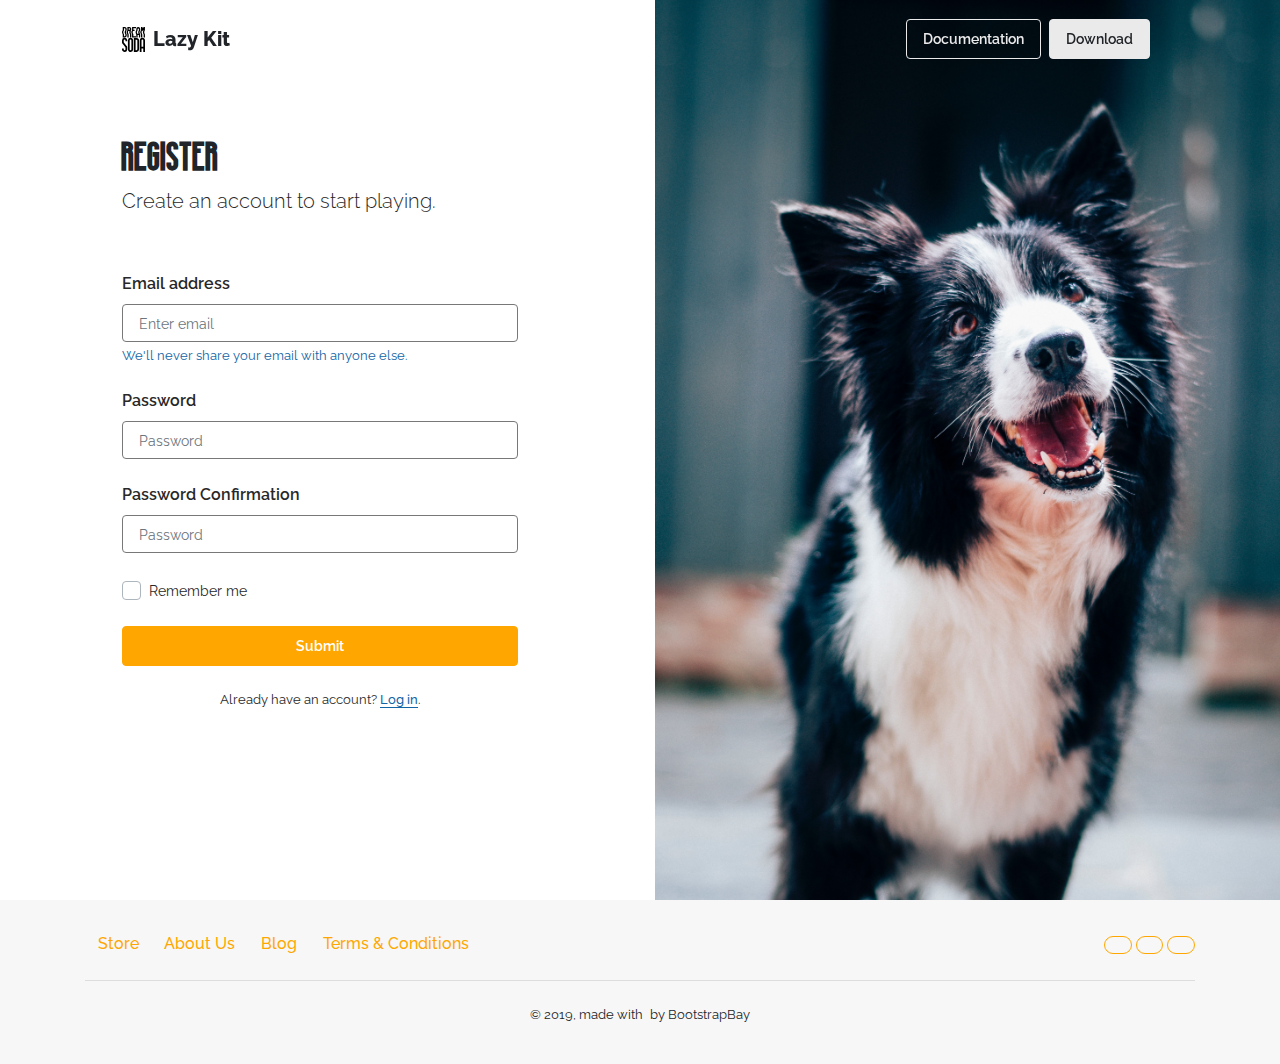
<file: register.html>
<!DOCTYPE html>
<html lang="en">
  <head>
    <meta charset="utf-8">
    <title>Lazy - Bootstrap UI Kit</title>
    <meta name="viewport" content="width=device-width, initial-scale=1">
    <meta http-equiv="X-UA-Compatible" content="IE=edge" />
    <meta name="description" content="A new design system for developing with less effort.">
    <meta name="author" content="BootstrapBay">

    <link href="assets/img/favicon.ico" rel="icon" type="image/png">
    
    <link rel="stylesheet" href="./assets/vendor/bootstrap/bootstrap.min.css">
		<link rel="stylesheet" href="./assets/css/lazy.css">
		<link rel="stylesheet" href="./assets/css/demo.css">
		<link rel="stylesheet" href="https://use.fontawesome.com/releases/v5.6.0/css/all.css" integrity="sha384-aOkxzJ5uQz7WBObEZcHvV5JvRW3TUc2rNPA7pe3AwnsUohiw1Vj2Rgx2KSOkF5+h" crossorigin="anonymous">
  </head>
  <body class="register">
    <nav class="navbar navbar-expand-md navbar-transparent navbar-light">
    <div class="container-fluid">
	    <div class="row">
		    <div class="col-md-2 offset-md-1 d-flex justify-content-between">
	        <a class="navbar-brand text-dark d-flex align-items-center" href="./"><img src="assets/img/logo.svg" alt="Example Navbar 1" height="25" class="mr-2"> Lazy Kit</a>
	        <button class="navbar-toggler" type="button" data-toggle="collapse" data-target="#navbarNavDropdown-7" aria-controls="navbarNavDropdown-7"
	          aria-expanded="false" aria-label="Toggle navigation">
	          <span class="navbar-toggler-icon"></span>
	        </button>
		    </div>
		    <div class="col-md-5 offset-md-3 d-flex justify-content-end text-center">
	        <div class="collapse navbar-collapse" id="navbarNavDropdown-7">
	          <ul class="navbar-nav ml-auto d-flex d-md-none">
		          <li class="nav-item">
	              <a class="btn btn-outline-dark" href="documentation/getting_started.html">
	                Documentation
	              </a>
	            </li>
		          <li class="nav-item mx-2 my-2 my-md-0">
	              <a class="btn btn-dark" href="#a">
	                <i class="fa fa-download"></i> Download
	              </a>
	            </li>
	          </ul>
	          <ul class="navbar-nav ml-auto d-none d-md-flex">
	            <li class="nav-item">
	              <a class="btn btn-outline-light" href="documentation/getting_started.html">
	                Documentation
	              </a>
	            </li>
	            <li class="nav-item mx-2 ">
	              <a class="btn btn-light" href="#a">
	                <i class="fa fa-download"></i> Download
	              </a>
	            </li>
	          </ul>
	        </div>
		    </div>
	    </div>
    </div>
  </nav>
<div class="container-fluid">
  <div class="row">
	  <div class="col-12 col-md-4 offset-md-1">
				  <div class="register-form">
					  <div class="mb-5">
						  <h1>Register</h1>
						  <p class="lead">Create an account to start playing.</p>
					  </div>
					  <form>
						  <div class="form-group">
						    <label for="exampleInputEmail1">Email address</label>
						    <input type="email" class="form-control" id="exampleInputEmail1" aria-describedby="emailHelp" placeholder="Enter email">
						    <small id="emailHelp" class="form-text text-info">We'll never share your email with anyone else.</small>
						  </div>
						  <div class="form-group">
						    <label for="exampleInputPassword1">Password</label>
						    <input type="password" class="form-control" id="exampleInputPassword1" placeholder="Password">
						  </div>
						  <div class="form-group">
						    <label for="exampleInputPassword1">Password Confirmation</label>
						    <input type="password" class="form-control" id="exampleInputPassword1" placeholder="Password">
						  </div>
              <div class="custom-control custom-checkbox my-4">
                <input type="checkbox" class="custom-control-input" id="customCheck2">
                <label class="custom-control-label" for="customCheck2">Remember me</label>
              </div>
						  <button type="submit" class="btn btn-block btn-primary">Submit</button>
						</form>

						<p class="small my-4 text-center">Already have an account? <a href="#a">Log in</a>.</p>
		  		</div>
	  </div>
	  <div class="col-12 col-md-6 offset-md-1 d-flex">
		  <div class="full-picture flex-grow-1">
		  </div>
	  </div>
  </div>
</div>

    
<footer class="footer-1 bg-light text-dark">
<div class="container">
<div class="d-flex flex-column flex-md-row justify-content-between align-items-center">
	<div class="links">
		<ul class="footer-menu list-unstyled d-flex flex-row text-center text-md-left">
			<li><a href="https://bootstrapbay.com/" target="_blank">Store</a></li>
			<li><a href="https://bootstrapbay.com/about" target="_blank">About Us</a></li>
			<li><a href="https://bootstrapbay.com/blog/" target="_blank">Blog</a></li>
			<li><a href="https://bootstrapbay.com/terms" target="_blank">Terms & Conditions</a></li>
		</ul>
	</div>
	<div class="social mt-4 mt-md-0">
    <a class="twitter btn btn-outline-primary btn-icon" href="https://twitter.com/bootstrapbay" target="_blank">
      <i class="fab fa-twitter"></i>
      <span class="sr-only">View our Twitter Profile</span>
    </a>
    <a class="facebook btn btn-outline-primary btn-icon" href="https://www.facebook.com/bootstrapbayofficial/" target="_blank">
      <i class="fab fa-facebook"></i>
      <span class="sr-only">View our Facebook Profile
        <span>
    </a>
    <a class="github btn btn-outline-primary btn-icon" href="https://github.com/bootstrapbay" target="_blank">
      <i class="fab fa-github"></i>
      <span class="sr-only">View our GitHub Profile</span>
    </a>
  </div>
</div>
<div class="copyright text-center">
	<hr />
	<p class="small">&copy; 2019, made with <span class="text-danger"><i class="fas fa-heart"></i></span> by BootstrapBay</p>
</div>
</div>
</footer>


    <!-- jQuery first, then Popper.js, then Bootstrap JS -->
    <script src="./assets/vendor/jquery/jquery.min.js"></script>
    <script src="./assets/vendor/popper/popper.min.js"></script>
    <script src="./assets/vendor/bootstrap/bootstrap.min.js" ></script>

    <!-- optional plugins -->
    <script src="./assets/vendor/nouislider/js/nouislider.min.js"></script>

    <!--   lazy javascript -->
    <script src="./assets/js/lazy.js"></script>
  </body>
</html>
</file>
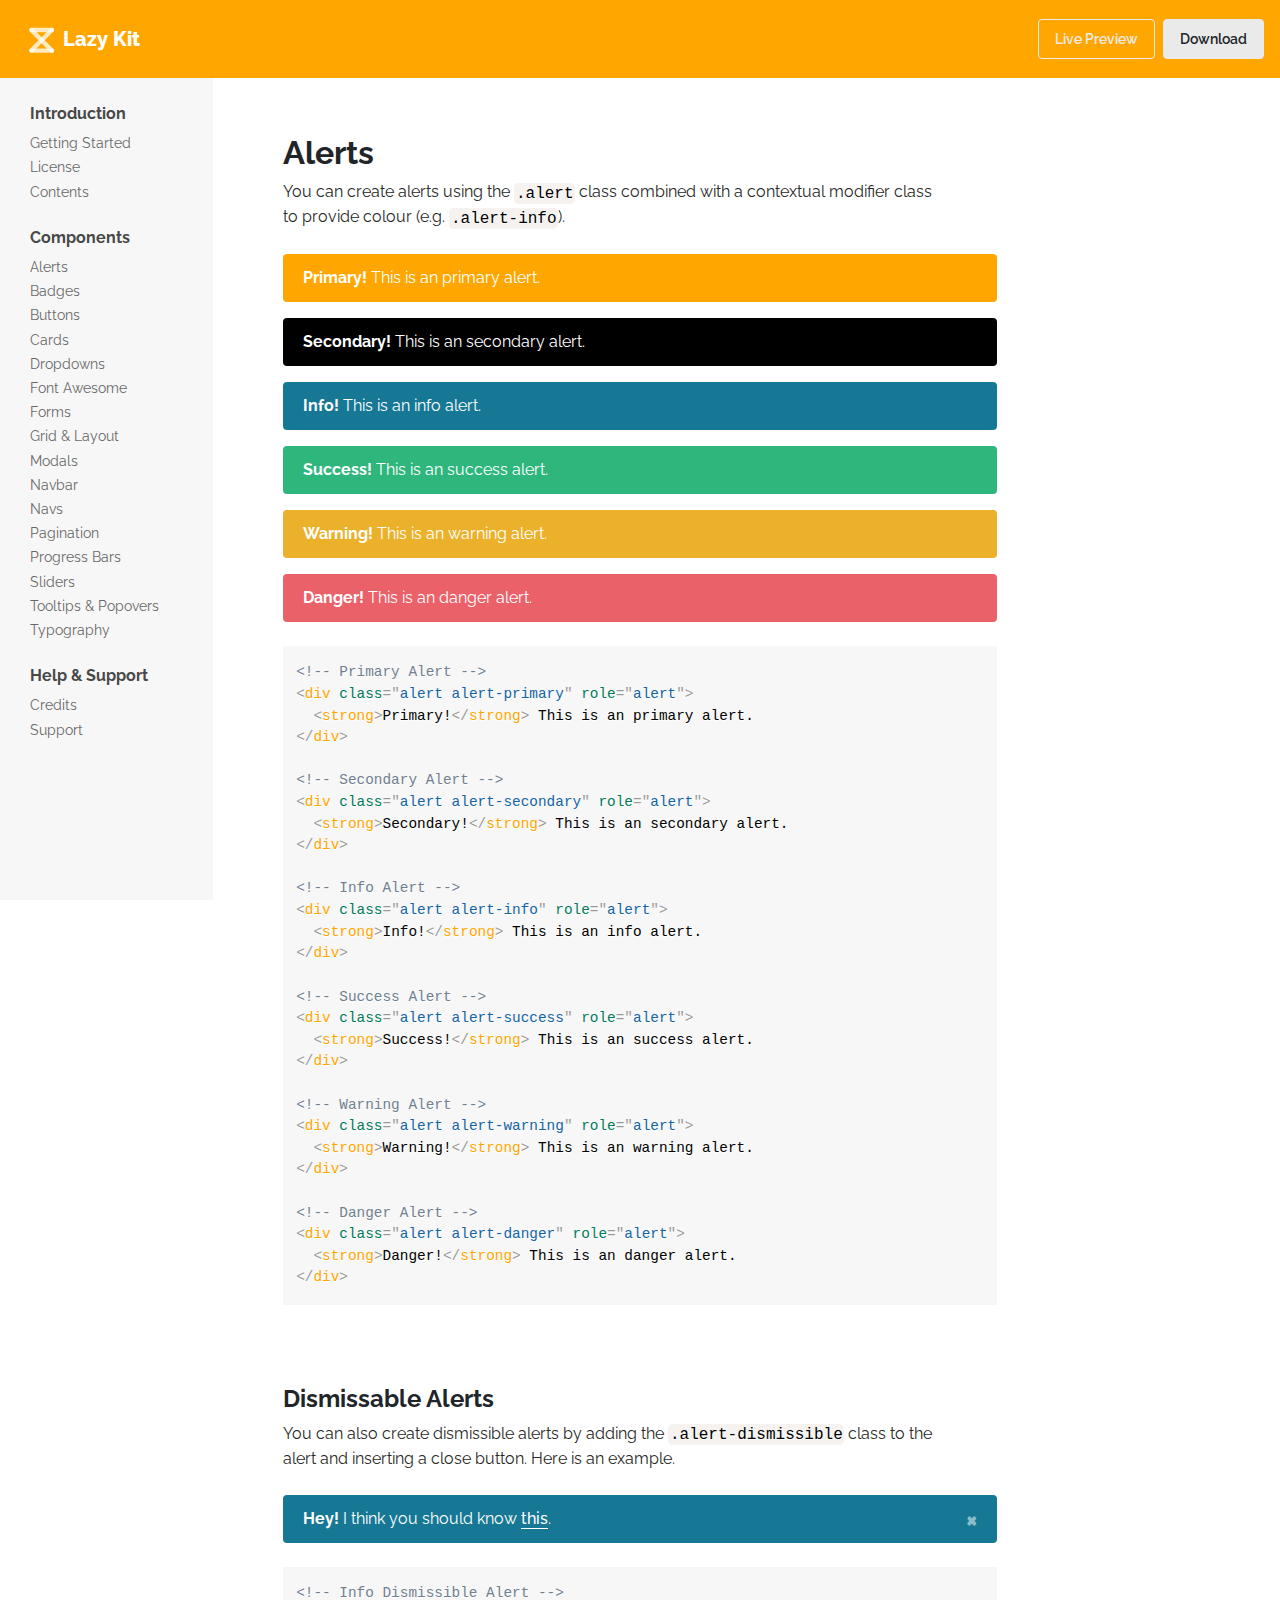
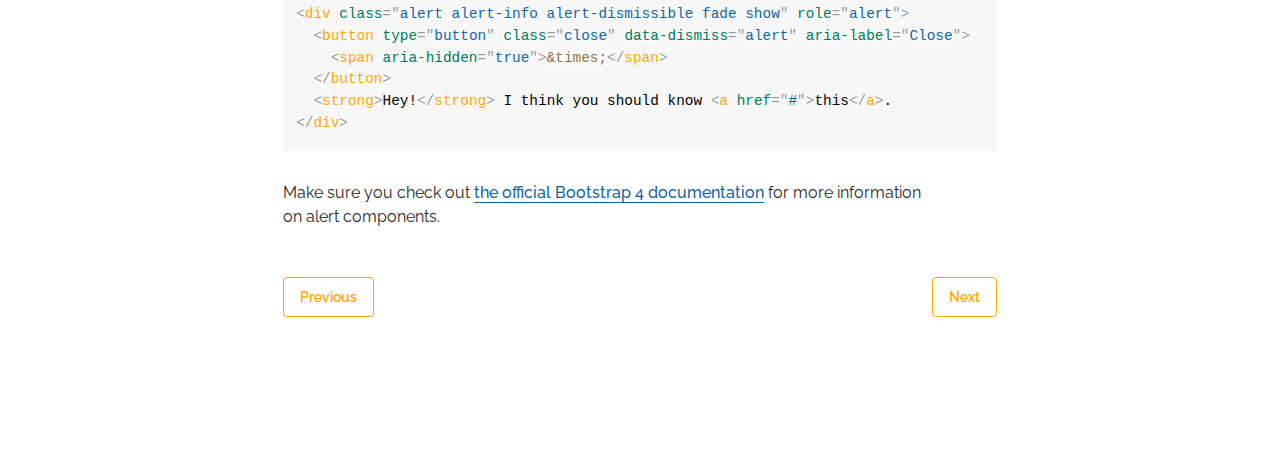
<file: documentation/alerts.html>
<!doctype html>
<html>
  <head>
    <meta charset="utf-8">
    <title>Lazy Kit Alerts</title>
    <meta name="viewport" content="width=device-width, initial-scale=1">
    <meta http-equiv="X-UA-Compatible" content="IE=edge" />
    <meta name="description" content="A new design system for developing with less effort.">
    <meta name="author" content="BootstrapBay">

    <link href="assets/img/favicon.ico" rel="icon" type="image/png">
    <link rel="stylesheet" href="../assets/vendor/bootstrap/bootstrap.min.css">
    <link rel="stylesheet" href="../assets/css/lazy.css">
    <link rel="stylesheet" href="../assets/vendor/prism/prism.css">
    <link rel="stylesheet" href="../assets/css/demo.css">
    <link rel="stylesheet" href="https://use.fontawesome.com/releases/v5.6.0/css/all.css" integrity="sha384-aOkxzJ5uQz7WBObEZcHvV5JvRW3TUc2rNPA7pe3AwnsUohiw1Vj2Rgx2KSOkF5+h" crossorigin="anonymous">
  </head>
  <body class="documentation language-html">
    <nav class="navbar navbar-expand-md navbar-dark bg-primary mb-4 fixed-top">
    <a class="navbar-brand d-flex align-items-center" href="#"><img src="../assets/img/logo_white.svg" alt="Example Navbar 1" class="mr-1 ml-2" height="30"> Lazy Kit</a>
    <button class="navbar-toggler" type="button" data-toggle="collapse" data-target="#navbarNavDropdown-3" aria-controls="navbarNavDropdown-3"
      aria-expanded="false" aria-label="Toggle navigation">
      <span class="navbar-toggler-icon"></span>
    </button>
    <div class="collapse navbar-collapse mr-auto" id="navbarNavDropdown-3">
      <ul class="navbar-nav ml-auto text-center">
        <li class="nav-item mr-2">
          <a class="btn btn-outline-light" href="/index.html">
            Live Preview
          </a>
        </li>

        <li class="nav-item">
          <a class="btn btn-light" href="#">
            Download
          </a>
        </li>
      </ul>
    </div>
</nav>

    <div class="container-fluid">
      <div class="row">
        <nav class="col-md-2 d-none d-md-block bg-light sidebar">
          <div class="sidebar-sticky">
  <h6 class="sidebar-heading">Introduction</h6>
  <ul class="nav flex-column">
    <li class="nav-item">
      <a href="getting_started.html"  class="nav-link" >
        Getting Started
      </a>
    </li>
    <li class="nav-item">
      <a href="license.html"  class="nav-link" >
        License
      </a>
    </li>
    <li class="nav-item">
      <a href="contents.html"  class="nav-link" >
        Contents
      </a>
    </li>
  </ul>

  <h6 class="sidebar-heading core">Components</h6>
  <ul class="nav flex-column">
    
    <li class="nav-item">
      <a href="alerts.html"  class="nav-link" >
        Alerts
      </a>
    </li>
    
    <li class="nav-item">
      <a href="badges.html"  class="nav-link" >
        Badges
      </a>
    </li>
    
    <li class="nav-item">
      <a href="buttons.html"  class="nav-link" >
        Buttons
      </a>
    </li>
    
    <li class="nav-item">
      <a href="cards.html"  class="nav-link" >
        Cards
      </a>
    </li>
    
    <li class="nav-item">
      <a href="dropdowns.html"  class="nav-link" >
        Dropdowns
      </a>
    </li>
    
    <li class="nav-item">
      <a href="font_awesome.html"  class="nav-link" >
        Font Awesome
      </a>
    </li>
    
    <li class="nav-item">
      <a href="forms.html"  class="nav-link" >
        Forms
      </a>
    </li>
    
    <li class="nav-item">
      <a href="grid_layout.html"  class="nav-link" >
        Grid & Layout
      </a>
    </li>
    
    <li class="nav-item">
      <a href="modals.html"  class="nav-link" >
        Modals
      </a>
    </li>
    
    <li class="nav-item">
      <a href="navbars.html"  class="nav-link" >
        Navbar
      </a>
    </li>
    
    <li class="nav-item">
      <a href="navs.html"  class="nav-link" >
        Navs
      </a>
    </li>
    
    <li class="nav-item">
      <a href="pagination.html"  class="nav-link" >
        Pagination
      </a>
    </li>
    
    <li class="nav-item">
      <a href="progress_bars.html"  class="nav-link" >
        Progress Bars
      </a>
    </li>
    
    <li class="nav-item">
      <a href="sliders.html"  class="nav-link" >
        Sliders
      </a>
    </li>
    
    <li class="nav-item">
      <a href="tooltips_popovers.html"  class="nav-link" >
        Tooltips & Popovers
      </a>
    </li>
    
    <li class="nav-item">
      <a href="typography.html"  class="nav-link" >
        Typography
      </a>
    </li>
    
  </ul>

  <h6 class="sidebar-heading core">Help & Support</h6>
  <ul class="nav flex-column">
    <li class="nav-item">
      <a href="credits.html"  class="nav-link" >
        Credits
      </a>
    </li>
    <li class="nav-item">
      <a href="support.html"  class="nav-link" >
        Support
      </a>
    </li>
  </ul>
</div>

        </nav>
        <div class="col-md-8 offset-md-2 content">
          <h2>Alerts</h2>
<p>You can create alerts using the <code>.alert</code> class combined with a contextual modifier class to provide colour (e.g. <code>.alert-info</code>).</p>

<div class="component">
  <!-- Primary Alert -->
  <div class="alert alert-primary" role="alert">
    <strong>Primary!</strong> This is an primary alert.
  </div>

  <!-- Secondary Alert -->
  <div class="alert alert-secondary" role="alert">
    <strong>Secondary!</strong> This is an secondary alert.
  </div>

  <!-- Info Alert -->
  <div class="alert alert-info" role="alert">
    <strong>Info!</strong> This is an info alert.
  </div>

  <!-- Success Alert -->
  <div class="alert alert-success" role="alert">
    <strong>Success!</strong> This is an success alert.
  </div>

  <!-- Warning Alert -->
  <div class="alert alert-warning" role="alert">
    <strong>Warning!</strong> This is an warning alert.
  </div>

  <!-- Danger Alert -->
  <div class="alert alert-danger" role="alert">
    <strong>Danger!</strong> This is an danger alert.
  </div>
</div>
<pre><code>&lt;!-- Primary Alert --&gt;
&lt;div class=&quot;alert alert-primary&quot; role=&quot;alert&quot;&gt;
  &lt;strong&gt;Primary!&lt;/strong&gt; This is an primary alert.
&lt;/div&gt;

&lt;!-- Secondary Alert --&gt;
&lt;div class=&quot;alert alert-secondary&quot; role=&quot;alert&quot;&gt;
  &lt;strong&gt;Secondary!&lt;/strong&gt; This is an secondary alert.
&lt;/div&gt;

&lt;!-- Info Alert --&gt;
&lt;div class=&quot;alert alert-info&quot; role=&quot;alert&quot;&gt;
  &lt;strong&gt;Info!&lt;/strong&gt; This is an info alert.
&lt;/div&gt;

&lt;!-- Success Alert --&gt;
&lt;div class=&quot;alert alert-success&quot; role=&quot;alert&quot;&gt;
  &lt;strong&gt;Success!&lt;/strong&gt; This is an success alert.
&lt;/div&gt;

&lt;!-- Warning Alert --&gt;
&lt;div class=&quot;alert alert-warning&quot; role=&quot;alert&quot;&gt;
  &lt;strong&gt;Warning!&lt;/strong&gt; This is an warning alert.
&lt;/div&gt;

&lt;!-- Danger Alert --&gt;
&lt;div class=&quot;alert alert-danger&quot; role=&quot;alert&quot;&gt;
  &lt;strong&gt;Danger!&lt;/strong&gt; This is an danger alert.
&lt;/div&gt;
</code></pre>

<div class="space"></div>
<h4>Dismissable Alerts</h4>
<p>You can also create dismissible alerts by adding the <code>.alert-dismissible</code> class to the alert and inserting a close button. Here is an example.</p>

<div class="component">
  <!-- Info Dismissible Alert -->
  <div class="alert alert-info alert-dismissible fade show" role="alert">
    <button type="button" class="close" data-dismiss="alert" aria-label="Close">
      <span aria-hidden="true">&times;</span>
    </button>
    <strong>Hey!</strong> I think you should know <a href="#">this</a>.
  </div>
</div>
<pre><code>&lt;!-- Info Dismissible Alert --&gt;
&lt;div class=&quot;alert alert-info alert-dismissible fade show&quot; role=&quot;alert&quot;&gt;
  &lt;button type=&quot;button&quot; class=&quot;close&quot; data-dismiss=&quot;alert&quot; aria-label=&quot;Close&quot;&gt;
    &lt;span aria-hidden=&quot;true&quot;&gt;&amp;times;&lt;/span&gt;
  &lt;/button&gt;
  &lt;strong&gt;Hey!&lt;/strong&gt; I think you should know &lt;a href=&quot;#&quot;&gt;this&lt;/a&gt;.
&lt;/div&gt;
</code></pre>
<br />
<p>Make sure you check out <a href="https://getbootstrap.com/docs/4.1/components/alerts/" target="_blank">the official Bootstrap 4 documentation</a> for more information on alert components.</p>

          
<div class="d-flex justify-content-between mt-5">
  <div class="prev">
  
    <a class="btn btn-outline-primary" href="license.html"><i class="fas fa-arrow-left"></i> Previous</a>
  
  </div>
  <div class="next">
    
      <a class="btn btn-outline-primary" href="badges.html">Next <i class="fas fa-arrow-right"></i></a>
    
  </div>
</div>

        </div>
      </div>
    </div>

    <!-- jQuery first, then Popper.js, then Bootstrap JS -->
    <script src="../assets/vendor/jquery/jquery.min.js"></script>
    <script src="../assets/vendor/popper/popper.min.js"></script>
    <script src="../assets/vendor/bootstrap/bootstrap.min.js" ></script>

    <!-- optional plugins -->
    <script src="../assets/vendor/nouislider/js/nouislider.min.js"></script>

    <!-- prism for code documentation -->
    <script src="../assets/vendor/prism/prism.js"></script>

    <!--   lazy javascript -->
    <script src="../assets/js/lazy.js"></script>
    <script src="../assets/js/demo.js"></script>
  </body>
</html>
</file>
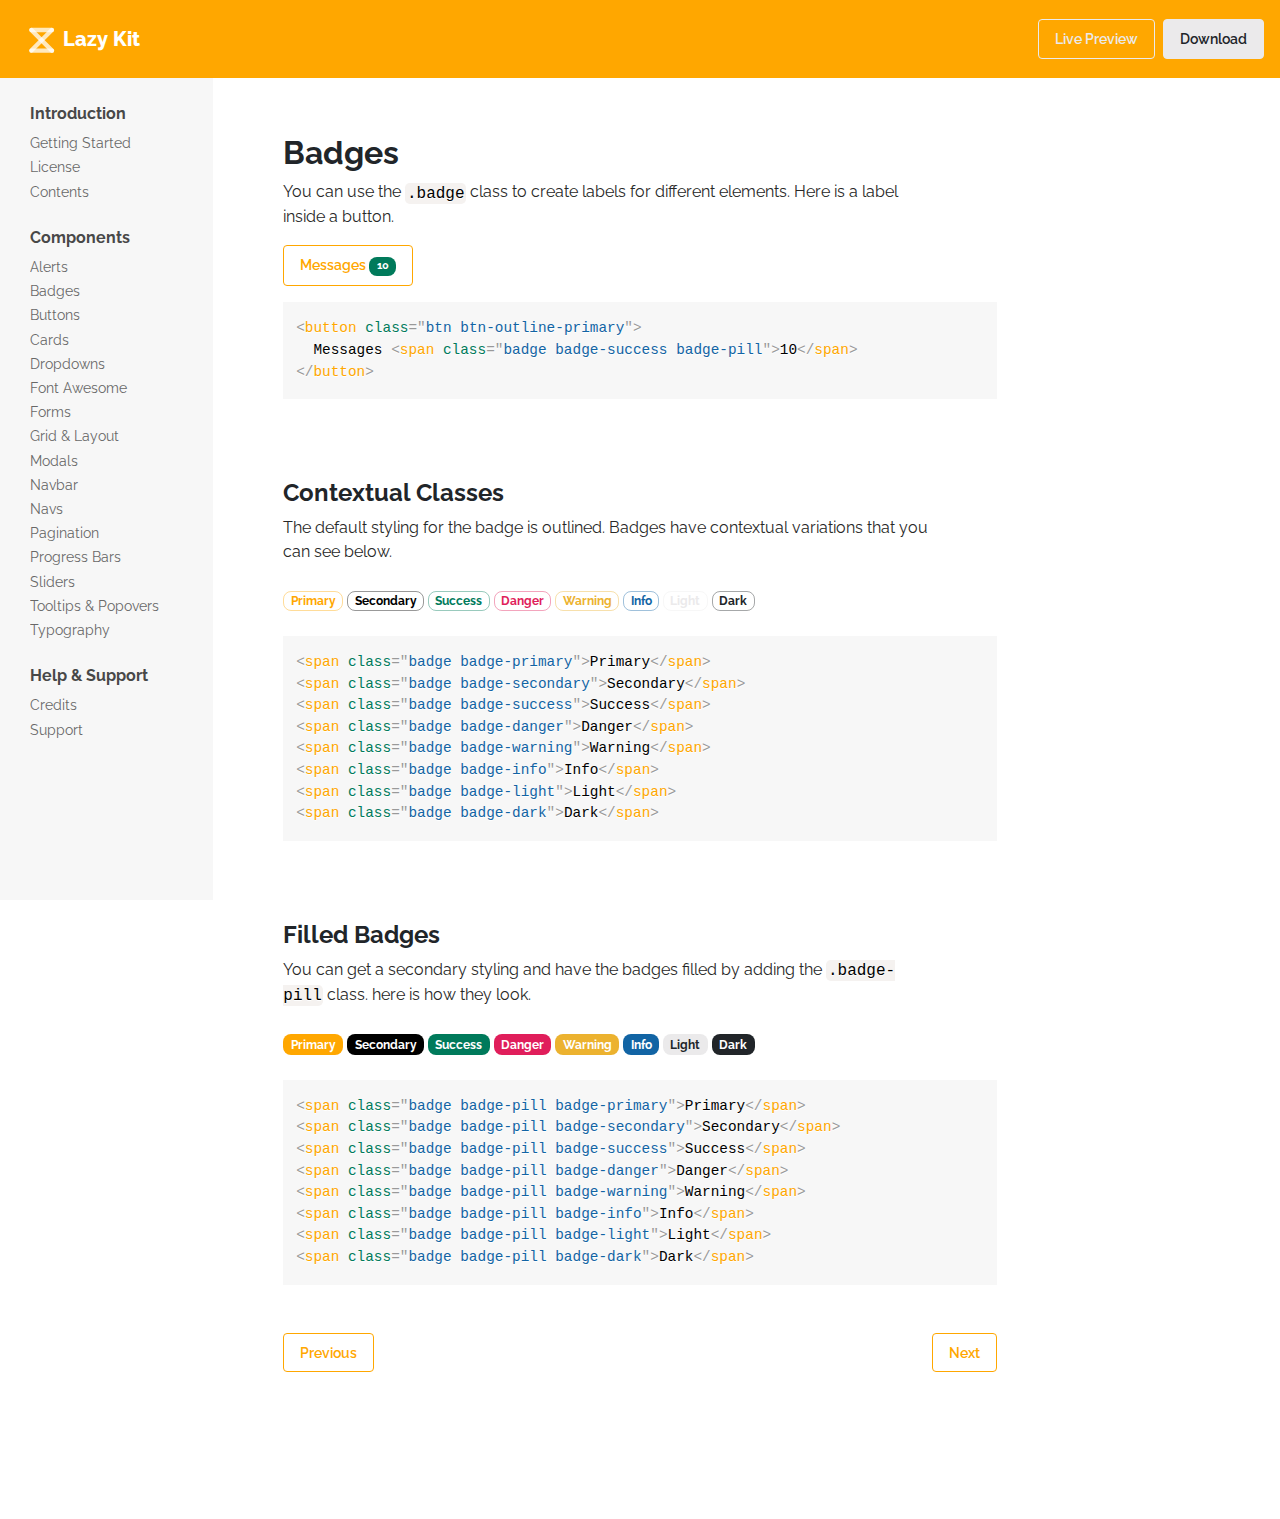
<file: documentation/badges.html>
<!doctype html>
<html>
  <head>
    <meta charset="utf-8">
    <title>Lazy Kit Badges</title>
    <meta name="viewport" content="width=device-width, initial-scale=1">
    <meta http-equiv="X-UA-Compatible" content="IE=edge" />
    <meta name="description" content="A new design system for developing with less effort.">
    <meta name="author" content="BootstrapBay">

    <link href="assets/img/favicon.ico" rel="icon" type="image/png">
    <link rel="stylesheet" href="../assets/vendor/bootstrap/bootstrap.min.css">
    <link rel="stylesheet" href="../assets/css/lazy.css">
    <link rel="stylesheet" href="../assets/vendor/prism/prism.css">
    <link rel="stylesheet" href="../assets/css/demo.css">
    <link rel="stylesheet" href="https://use.fontawesome.com/releases/v5.6.0/css/all.css" integrity="sha384-aOkxzJ5uQz7WBObEZcHvV5JvRW3TUc2rNPA7pe3AwnsUohiw1Vj2Rgx2KSOkF5+h" crossorigin="anonymous">
  </head>
  <body class="documentation language-html">
    <nav class="navbar navbar-expand-md navbar-dark bg-primary mb-4 fixed-top">
    <a class="navbar-brand d-flex align-items-center" href="#"><img src="../assets/img/logo_white.svg" alt="Example Navbar 1" class="mr-1 ml-2" height="30"> Lazy Kit</a>
    <button class="navbar-toggler" type="button" data-toggle="collapse" data-target="#navbarNavDropdown-3" aria-controls="navbarNavDropdown-3"
      aria-expanded="false" aria-label="Toggle navigation">
      <span class="navbar-toggler-icon"></span>
    </button>
    <div class="collapse navbar-collapse mr-auto" id="navbarNavDropdown-3">
      <ul class="navbar-nav ml-auto text-center">
        <li class="nav-item mr-2">
          <a class="btn btn-outline-light" href="/index.html">
            Live Preview
          </a>
        </li>

        <li class="nav-item">
          <a class="btn btn-light" href="#">
            Download
          </a>
        </li>
      </ul>
    </div>
</nav>

    <div class="container-fluid">
      <div class="row">
        <nav class="col-md-2 d-none d-md-block bg-light sidebar">
          <div class="sidebar-sticky">
  <h6 class="sidebar-heading">Introduction</h6>
  <ul class="nav flex-column">
    <li class="nav-item">
      <a href="getting_started.html"  class="nav-link" >
        Getting Started
      </a>
    </li>
    <li class="nav-item">
      <a href="license.html"  class="nav-link" >
        License
      </a>
    </li>
    <li class="nav-item">
      <a href="contents.html"  class="nav-link" >
        Contents
      </a>
    </li>
  </ul>

  <h6 class="sidebar-heading core">Components</h6>
  <ul class="nav flex-column">
    
    <li class="nav-item">
      <a href="alerts.html"  class="nav-link" >
        Alerts
      </a>
    </li>
    
    <li class="nav-item">
      <a href="badges.html"  class="nav-link" >
        Badges
      </a>
    </li>
    
    <li class="nav-item">
      <a href="buttons.html"  class="nav-link" >
        Buttons
      </a>
    </li>
    
    <li class="nav-item">
      <a href="cards.html"  class="nav-link" >
        Cards
      </a>
    </li>
    
    <li class="nav-item">
      <a href="dropdowns.html"  class="nav-link" >
        Dropdowns
      </a>
    </li>
    
    <li class="nav-item">
      <a href="font_awesome.html"  class="nav-link" >
        Font Awesome
      </a>
    </li>
    
    <li class="nav-item">
      <a href="forms.html"  class="nav-link" >
        Forms
      </a>
    </li>
    
    <li class="nav-item">
      <a href="grid_layout.html"  class="nav-link" >
        Grid & Layout
      </a>
    </li>
    
    <li class="nav-item">
      <a href="modals.html"  class="nav-link" >
        Modals
      </a>
    </li>
    
    <li class="nav-item">
      <a href="navbars.html"  class="nav-link" >
        Navbar
      </a>
    </li>
    
    <li class="nav-item">
      <a href="navs.html"  class="nav-link" >
        Navs
      </a>
    </li>
    
    <li class="nav-item">
      <a href="pagination.html"  class="nav-link" >
        Pagination
      </a>
    </li>
    
    <li class="nav-item">
      <a href="progress_bars.html"  class="nav-link" >
        Progress Bars
      </a>
    </li>
    
    <li class="nav-item">
      <a href="sliders.html"  class="nav-link" >
        Sliders
      </a>
    </li>
    
    <li class="nav-item">
      <a href="tooltips_popovers.html"  class="nav-link" >
        Tooltips & Popovers
      </a>
    </li>
    
    <li class="nav-item">
      <a href="typography.html"  class="nav-link" >
        Typography
      </a>
    </li>
    
  </ul>

  <h6 class="sidebar-heading core">Help & Support</h6>
  <ul class="nav flex-column">
    <li class="nav-item">
      <a href="credits.html"  class="nav-link" >
        Credits
      </a>
    </li>
    <li class="nav-item">
      <a href="support.html"  class="nav-link" >
        Support
      </a>
    </li>
  </ul>
</div>

        </nav>
        <div class="col-md-8 offset-md-2 content">
          <h2>Badges</h2>
<p>You can use the <code>.badge</code> class to create labels for different elements. Here is a label inside a button.</p>
<button class="btn btn-outline-primary">
  Messages <span class="badge badge-success badge-pill">10</span>
</button>
<pre><code>&lt;button class=&quot;btn btn-outline-primary&quot;&gt;
  Messages &lt;span class=&quot;badge badge-success badge-pill&quot;&gt;10&lt;/span&gt;
&lt;/button&gt;
</code></pre>

<div class="space"></div>
<h4>Contextual Classes</h4>
<p>The default styling for the badge is outlined. Badges have contextual variations that you can see below.</p>
<div class="component">
  <span class="badge badge-primary">Primary</span>
  <span class="badge badge-secondary">Secondary</span>
  <span class="badge badge-success">Success</span>
  <span class="badge badge-danger">Danger</span>
  <span class="badge badge-warning">Warning</span>
  <span class="badge badge-info">Info</span>
  <span class="badge badge-light">Light</span>
  <span class="badge badge-dark">Dark</span>
</div>
<pre><code>&lt;span class=&quot;badge badge-primary&quot;&gt;Primary&lt;/span&gt;
&lt;span class=&quot;badge badge-secondary&quot;&gt;Secondary&lt;/span&gt;
&lt;span class=&quot;badge badge-success&quot;&gt;Success&lt;/span&gt;
&lt;span class=&quot;badge badge-danger&quot;&gt;Danger&lt;/span&gt;
&lt;span class=&quot;badge badge-warning&quot;&gt;Warning&lt;/span&gt;
&lt;span class=&quot;badge badge-info&quot;&gt;Info&lt;/span&gt;
&lt;span class=&quot;badge badge-light&quot;&gt;Light&lt;/span&gt;
&lt;span class=&quot;badge badge-dark&quot;&gt;Dark&lt;/span&gt;
</code></pre>

<div class="space"></div>
<h4>Filled Badges</h4>
<p>You can get a secondary styling and have the badges filled by adding the <code>.badge-pill</code> class. here is how they look.</p>
<div class="component">
  <span class="badge badge-pill badge-primary">Primary</span>
  <span class="badge badge-pill badge-secondary">Secondary</span>
  <span class="badge badge-pill badge-success">Success</span>
  <span class="badge badge-pill badge-danger">Danger</span>
  <span class="badge badge-pill badge-warning">Warning</span>
  <span class="badge badge-pill badge-info">Info</span>
  <span class="badge badge-pill badge-light">Light</span>
  <span class="badge badge-pill badge-dark">Dark</span>
</div>
<pre><code>&lt;span class=&quot;badge badge-pill badge-primary&quot;&gt;Primary&lt;/span&gt;
&lt;span class=&quot;badge badge-pill badge-secondary&quot;&gt;Secondary&lt;/span&gt;
&lt;span class=&quot;badge badge-pill badge-success&quot;&gt;Success&lt;/span&gt;
&lt;span class=&quot;badge badge-pill badge-danger&quot;&gt;Danger&lt;/span&gt;
&lt;span class=&quot;badge badge-pill badge-warning&quot;&gt;Warning&lt;/span&gt;
&lt;span class=&quot;badge badge-pill badge-info&quot;&gt;Info&lt;/span&gt;
&lt;span class=&quot;badge badge-pill badge-light&quot;&gt;Light&lt;/span&gt;
&lt;span class=&quot;badge badge-pill badge-dark&quot;&gt;Dark&lt;/span&gt;
</pre></code>

          
<div class="d-flex justify-content-between mt-5">
  <div class="prev">
  
    <a class="btn btn-outline-primary" href="alerts.html"><i class="fas fa-arrow-left"></i> Previous</a>
  
  </div>
  <div class="next">
    
      <a class="btn btn-outline-primary" href="buttons.html">Next <i class="fas fa-arrow-right"></i></a>
    
  </div>
</div>

        </div>
      </div>
    </div>

    <!-- jQuery first, then Popper.js, then Bootstrap JS -->
    <script src="../assets/vendor/jquery/jquery.min.js"></script>
    <script src="../assets/vendor/popper/popper.min.js"></script>
    <script src="../assets/vendor/bootstrap/bootstrap.min.js" ></script>

    <!-- optional plugins -->
    <script src="../assets/vendor/nouislider/js/nouislider.min.js"></script>

    <!-- prism for code documentation -->
    <script src="../assets/vendor/prism/prism.js"></script>

    <!--   lazy javascript -->
    <script src="../assets/js/lazy.js"></script>
    <script src="../assets/js/demo.js"></script>
  </body>
</html>
</file>
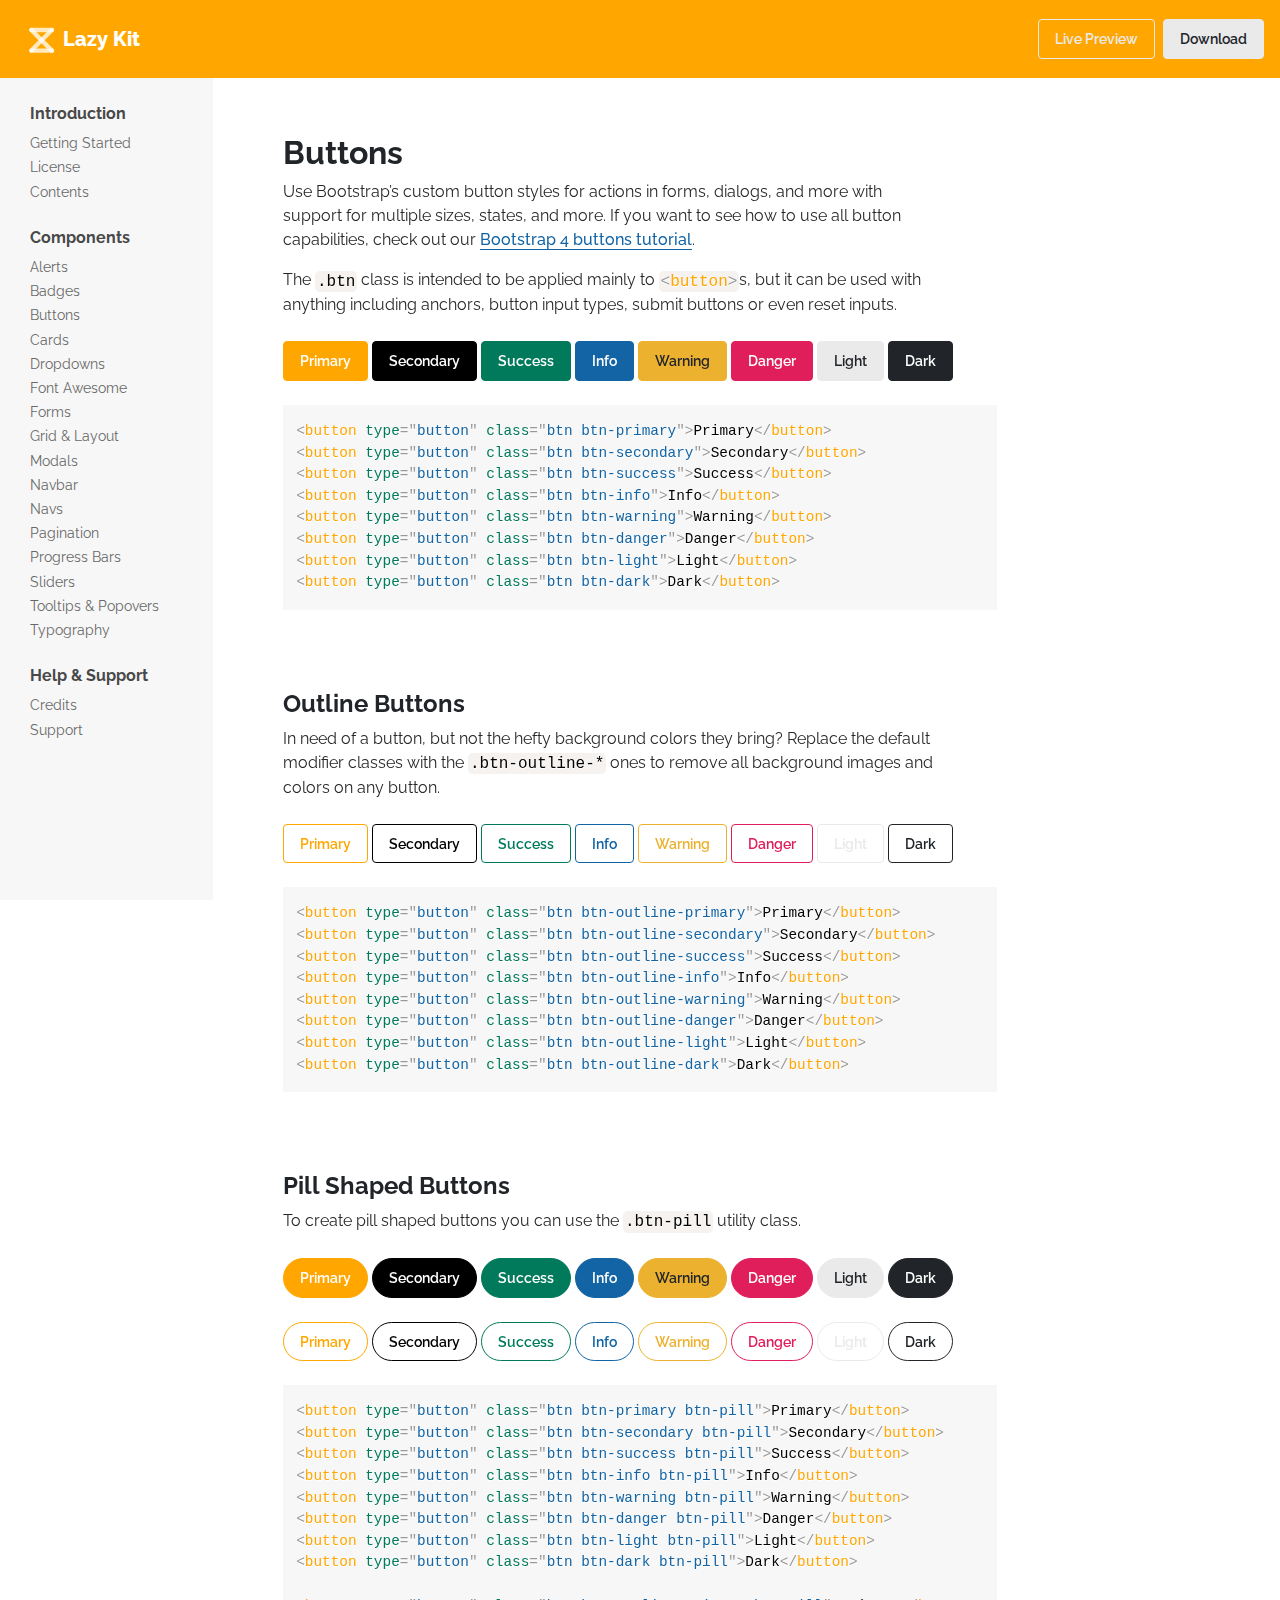
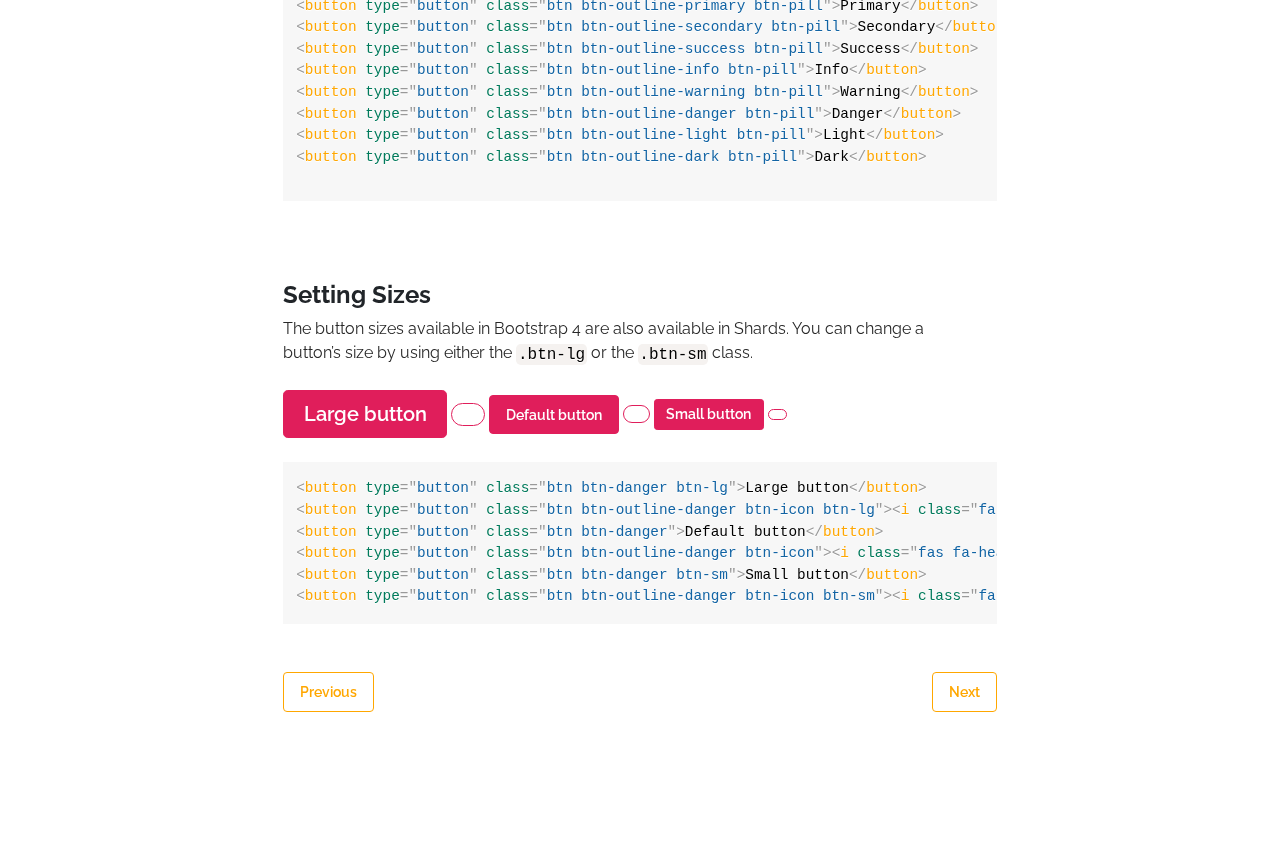
<file: documentation/buttons.html>
<!doctype html>
<html>
  <head>
    <meta charset="utf-8">
    <title>Lazy Kit Buttons</title>
    <meta name="viewport" content="width=device-width, initial-scale=1">
    <meta http-equiv="X-UA-Compatible" content="IE=edge" />
    <meta name="description" content="A new design system for developing with less effort.">
    <meta name="author" content="BootstrapBay">

    <link href="assets/img/favicon.ico" rel="icon" type="image/png">
    <link rel="stylesheet" href="../assets/vendor/bootstrap/bootstrap.min.css">
    <link rel="stylesheet" href="../assets/css/lazy.css">
    <link rel="stylesheet" href="../assets/vendor/prism/prism.css">
    <link rel="stylesheet" href="../assets/css/demo.css">
    <link rel="stylesheet" href="https://use.fontawesome.com/releases/v5.6.0/css/all.css" integrity="sha384-aOkxzJ5uQz7WBObEZcHvV5JvRW3TUc2rNPA7pe3AwnsUohiw1Vj2Rgx2KSOkF5+h" crossorigin="anonymous">
  </head>
  <body class="documentation language-html">
    <nav class="navbar navbar-expand-md navbar-dark bg-primary mb-4 fixed-top">
    <a class="navbar-brand d-flex align-items-center" href="#"><img src="../assets/img/logo_white.svg" alt="Example Navbar 1" class="mr-1 ml-2" height="30"> Lazy Kit</a>
    <button class="navbar-toggler" type="button" data-toggle="collapse" data-target="#navbarNavDropdown-3" aria-controls="navbarNavDropdown-3"
      aria-expanded="false" aria-label="Toggle navigation">
      <span class="navbar-toggler-icon"></span>
    </button>
    <div class="collapse navbar-collapse mr-auto" id="navbarNavDropdown-3">
      <ul class="navbar-nav ml-auto text-center">
        <li class="nav-item mr-2">
          <a class="btn btn-outline-light" href="/index.html">
            Live Preview
          </a>
        </li>

        <li class="nav-item">
          <a class="btn btn-light" href="#">
            Download
          </a>
        </li>
      </ul>
    </div>
</nav>

    <div class="container-fluid">
      <div class="row">
        <nav class="col-md-2 d-none d-md-block bg-light sidebar">
          <div class="sidebar-sticky">
  <h6 class="sidebar-heading">Introduction</h6>
  <ul class="nav flex-column">
    <li class="nav-item">
      <a href="getting_started.html"  class="nav-link" >
        Getting Started
      </a>
    </li>
    <li class="nav-item">
      <a href="license.html"  class="nav-link" >
        License
      </a>
    </li>
    <li class="nav-item">
      <a href="contents.html"  class="nav-link" >
        Contents
      </a>
    </li>
  </ul>

  <h6 class="sidebar-heading core">Components</h6>
  <ul class="nav flex-column">
    
    <li class="nav-item">
      <a href="alerts.html"  class="nav-link" >
        Alerts
      </a>
    </li>
    
    <li class="nav-item">
      <a href="badges.html"  class="nav-link" >
        Badges
      </a>
    </li>
    
    <li class="nav-item">
      <a href="buttons.html"  class="nav-link" >
        Buttons
      </a>
    </li>
    
    <li class="nav-item">
      <a href="cards.html"  class="nav-link" >
        Cards
      </a>
    </li>
    
    <li class="nav-item">
      <a href="dropdowns.html"  class="nav-link" >
        Dropdowns
      </a>
    </li>
    
    <li class="nav-item">
      <a href="font_awesome.html"  class="nav-link" >
        Font Awesome
      </a>
    </li>
    
    <li class="nav-item">
      <a href="forms.html"  class="nav-link" >
        Forms
      </a>
    </li>
    
    <li class="nav-item">
      <a href="grid_layout.html"  class="nav-link" >
        Grid & Layout
      </a>
    </li>
    
    <li class="nav-item">
      <a href="modals.html"  class="nav-link" >
        Modals
      </a>
    </li>
    
    <li class="nav-item">
      <a href="navbars.html"  class="nav-link" >
        Navbar
      </a>
    </li>
    
    <li class="nav-item">
      <a href="navs.html"  class="nav-link" >
        Navs
      </a>
    </li>
    
    <li class="nav-item">
      <a href="pagination.html"  class="nav-link" >
        Pagination
      </a>
    </li>
    
    <li class="nav-item">
      <a href="progress_bars.html"  class="nav-link" >
        Progress Bars
      </a>
    </li>
    
    <li class="nav-item">
      <a href="sliders.html"  class="nav-link" >
        Sliders
      </a>
    </li>
    
    <li class="nav-item">
      <a href="tooltips_popovers.html"  class="nav-link" >
        Tooltips & Popovers
      </a>
    </li>
    
    <li class="nav-item">
      <a href="typography.html"  class="nav-link" >
        Typography
      </a>
    </li>
    
  </ul>

  <h6 class="sidebar-heading core">Help & Support</h6>
  <ul class="nav flex-column">
    <li class="nav-item">
      <a href="credits.html"  class="nav-link" >
        Credits
      </a>
    </li>
    <li class="nav-item">
      <a href="support.html"  class="nav-link" >
        Support
      </a>
    </li>
  </ul>
</div>

        </nav>
        <div class="col-md-8 offset-md-2 content">
          <h2>Buttons</h2>
<p>Use Bootstrap’s custom button styles for actions in forms, dialogs, and more with support for multiple sizes, states, and more. If you want to see how to use all button capabilities, check out our <a href="https://bootstrapbay.com/blog/day-6-bootstrap-4-buttons-tutorial-and-examples/" target="_blank">Bootstrap 4 buttons tutorial</a>.</p>
<p>The <code>.btn</code> class is intended to be applied mainly to <code>&lt;button&gt;</code>s, but it can be used with anything including anchors, button input types, submit buttons or even reset inputs.</p>
<div class="component">
  <button type="button" class="btn btn-primary">Primary</button>
  <button type="button" class="btn btn-secondary">Secondary</button>
  <button type="button" class="btn btn-success">Success</button>
  <button type="button" class="btn btn-info">Info</button>
  <button type="button" class="btn btn-warning">Warning</button>
  <button type="button" class="btn btn-danger">Danger</button>
  <button type="button" class="btn btn-light">Light</button>
  <button type="button" class="btn btn-dark">Dark</button>
</div>
<pre><code>&lt;button type=&quot;button&quot; class=&quot;btn btn-primary&quot;&gt;Primary&lt;/button&gt;
&lt;button type=&quot;button&quot; class=&quot;btn btn-secondary&quot;&gt;Secondary&lt;/button&gt;
&lt;button type=&quot;button&quot; class=&quot;btn btn-success&quot;&gt;Success&lt;/button&gt;
&lt;button type=&quot;button&quot; class=&quot;btn btn-info&quot;&gt;Info&lt;/button&gt;
&lt;button type=&quot;button&quot; class=&quot;btn btn-warning&quot;&gt;Warning&lt;/button&gt;
&lt;button type=&quot;button&quot; class=&quot;btn btn-danger&quot;&gt;Danger&lt;/button&gt;
&lt;button type=&quot;button&quot; class=&quot;btn btn-light&quot;&gt;Light&lt;/button&gt;
&lt;button type=&quot;button&quot; class=&quot;btn btn-dark&quot;&gt;Dark&lt;/button&gt;
</code></pre>
<div class="space"></div>
<h4>Outline Buttons</h4>
<p>In need of a button, but not the hefty background colors they bring? Replace the default modifier classes with the <code>.btn-outline-*</code> ones to remove all background images and colors on any button.</p>
<div class="component">
  <button type="button" class="btn btn-outline-primary">Primary</button>
  <button type="button" class="btn btn-outline-secondary">Secondary</button>
  <button type="button" class="btn btn-outline-success">Success</button>
  <button type="button" class="btn btn-outline-info">Info</button>
  <button type="button" class="btn btn-outline-warning">Warning</button>
  <button type="button" class="btn btn-outline-danger">Danger</button>
  <button type="button" class="btn btn-outline-light">Light</button>
  <button type="button" class="btn btn-outline-dark">Dark</button>
</div>
<pre><code>&lt;button type=&quot;button&quot; class=&quot;btn btn-outline-primary&quot;&gt;Primary&lt;/button&gt;
&lt;button type=&quot;button&quot; class=&quot;btn btn-outline-secondary&quot;&gt;Secondary&lt;/button&gt;
&lt;button type=&quot;button&quot; class=&quot;btn btn-outline-success&quot;&gt;Success&lt;/button&gt;
&lt;button type=&quot;button&quot; class=&quot;btn btn-outline-info&quot;&gt;Info&lt;/button&gt;
&lt;button type=&quot;button&quot; class=&quot;btn btn-outline-warning&quot;&gt;Warning&lt;/button&gt;
&lt;button type=&quot;button&quot; class=&quot;btn btn-outline-danger&quot;&gt;Danger&lt;/button&gt;
&lt;button type=&quot;button&quot; class=&quot;btn btn-outline-light&quot;&gt;Light&lt;/button&gt;
&lt;button type=&quot;button&quot; class=&quot;btn btn-outline-dark&quot;&gt;Dark&lt;/button&gt;
</code></pre>

<div class="space"></div>
<h4>Pill Shaped Buttons</h4>
<p>To create pill shaped buttons you can use the <code>.btn-pill</code> utility class.</p>
<div class="component">
  <button type="button" class="btn btn-primary btn-pill">Primary</button>
  <button type="button" class="btn btn-secondary btn-pill">Secondary</button>
  <button type="button" class="btn btn-success btn-pill">Success</button>
  <button type="button" class="btn btn-info btn-pill">Info</button>
  <button type="button" class="btn btn-warning btn-pill">Warning</button>
  <button type="button" class="btn btn-danger btn-pill">Danger</button>
  <button type="button" class="btn btn-light btn-pill">Light</button>
  <button type="button" class="btn btn-dark btn-pill">Dark</button>
</div>
<div class="component">
  <button type="button" class="btn btn-outline-primary btn-pill">Primary</button>
  <button type="button" class="btn btn-outline-secondary btn-pill">Secondary</button>
  <button type="button" class="btn btn-outline-success btn-pill">Success</button>
  <button type="button" class="btn btn-outline-info btn-pill">Info</button>
  <button type="button" class="btn btn-outline-warning btn-pill">Warning</button>
  <button type="button" class="btn btn-outline-danger btn-pill">Danger</button>
  <button type="button" class="btn btn-outline-light btn-pill">Light</button>
  <button type="button" class="btn btn-outline-dark btn-pill">Dark</button>
</div>
<pre><code>&lt;button type=&quot;button&quot; class=&quot;btn btn-primary btn-pill&quot;&gt;Primary&lt;/button&gt;
&lt;button type=&quot;button&quot; class=&quot;btn btn-secondary btn-pill&quot;&gt;Secondary&lt;/button&gt;
&lt;button type=&quot;button&quot; class=&quot;btn btn-success btn-pill&quot;&gt;Success&lt;/button&gt;
&lt;button type=&quot;button&quot; class=&quot;btn btn-info btn-pill&quot;&gt;Info&lt;/button&gt;
&lt;button type=&quot;button&quot; class=&quot;btn btn-warning btn-pill&quot;&gt;Warning&lt;/button&gt;
&lt;button type=&quot;button&quot; class=&quot;btn btn-danger btn-pill&quot;&gt;Danger&lt;/button&gt;
&lt;button type=&quot;button&quot; class=&quot;btn btn-light btn-pill&quot;&gt;Light&lt;/button&gt;
&lt;button type=&quot;button&quot; class=&quot;btn btn-dark btn-pill&quot;&gt;Dark&lt;/button&gt;

&lt;button type=&quot;button&quot; class=&quot;btn btn-outline-primary btn-pill&quot;&gt;Primary&lt;/button&gt;
&lt;button type=&quot;button&quot; class=&quot;btn btn-outline-secondary btn-pill&quot;&gt;Secondary&lt;/button&gt;
&lt;button type=&quot;button&quot; class=&quot;btn btn-outline-success btn-pill&quot;&gt;Success&lt;/button&gt;
&lt;button type=&quot;button&quot; class=&quot;btn btn-outline-info btn-pill&quot;&gt;Info&lt;/button&gt;
&lt;button type=&quot;button&quot; class=&quot;btn btn-outline-warning btn-pill&quot;&gt;Warning&lt;/button&gt;
&lt;button type=&quot;button&quot; class=&quot;btn btn-outline-danger btn-pill&quot;&gt;Danger&lt;/button&gt;
&lt;button type=&quot;button&quot; class=&quot;btn btn-outline-light btn-pill&quot;&gt;Light&lt;/button&gt;
&lt;button type=&quot;button&quot; class=&quot;btn btn-outline-dark btn-pill&quot;&gt;Dark&lt;/button&gt;
</code>
</pre>

<div class="space"></div>
<h4>Setting Sizes</h4>
<p>
The button sizes available in Bootstrap 4 are also available in Shards. You can change a button’s size by using either the <code>.btn-lg</code> or the <code>.btn-sm</code> class.
</p>
<div class="component">
  <button type="button" class="btn btn-danger btn-lg">Large button</button>
  <button type="button" class="btn btn-outline-danger btn-icon btn-lg"><i class="fas fa-heart"></i></button>
  <button type="button" class="btn btn-danger">Default button</button>
  <button type="button" class="btn btn-outline-danger btn-icon"><i class="fas fa-heart"></i></button>
  <button type="button" class="btn btn-danger btn-sm">Small button</button>
  <button type="button" class="btn btn-outline-danger btn-icon btn-sm"><i class="fas fa-heart"></i></button>
</div>
<pre><code>&lt;button type=&quot;button&quot; class=&quot;btn btn-danger btn-lg&quot;&gt;Large button&lt;/button&gt;
&lt;button type=&quot;button&quot; class=&quot;btn btn-outline-danger btn-icon btn-lg&quot;&gt;&lt;i class=&quot;fas fa-heart&quot;&gt;&lt;/i&gt;&lt;/button&gt;
&lt;button type=&quot;button&quot; class=&quot;btn btn-danger&quot;&gt;Default button&lt;/button&gt;
&lt;button type=&quot;button&quot; class=&quot;btn btn-outline-danger btn-icon&quot;&gt;&lt;i class=&quot;fas fa-heart&quot;&gt;&lt;/i&gt;&lt;/button&gt;
&lt;button type=&quot;button&quot; class=&quot;btn btn-danger btn-sm&quot;&gt;Small button&lt;/button&gt;
&lt;button type=&quot;button&quot; class=&quot;btn btn-outline-danger btn-icon btn-sm&quot;&gt;&lt;i class=&quot;fas fa-heart&quot;&gt;&lt;/i&gt;&lt;/button&gt;
</code></pre>

          
<div class="d-flex justify-content-between mt-5">
  <div class="prev">
  
    <a class="btn btn-outline-primary" href="badges.html"><i class="fas fa-arrow-left"></i> Previous</a>
  
  </div>
  <div class="next">
    
      <a class="btn btn-outline-primary" href="cards.html">Next <i class="fas fa-arrow-right"></i></a>
    
  </div>
</div>

        </div>
      </div>
    </div>

    <!-- jQuery first, then Popper.js, then Bootstrap JS -->
    <script src="../assets/vendor/jquery/jquery.min.js"></script>
    <script src="../assets/vendor/popper/popper.min.js"></script>
    <script src="../assets/vendor/bootstrap/bootstrap.min.js" ></script>

    <!-- optional plugins -->
    <script src="../assets/vendor/nouislider/js/nouislider.min.js"></script>

    <!-- prism for code documentation -->
    <script src="../assets/vendor/prism/prism.js"></script>

    <!--   lazy javascript -->
    <script src="../assets/js/lazy.js"></script>
    <script src="../assets/js/demo.js"></script>
  </body>
</html>
</file>
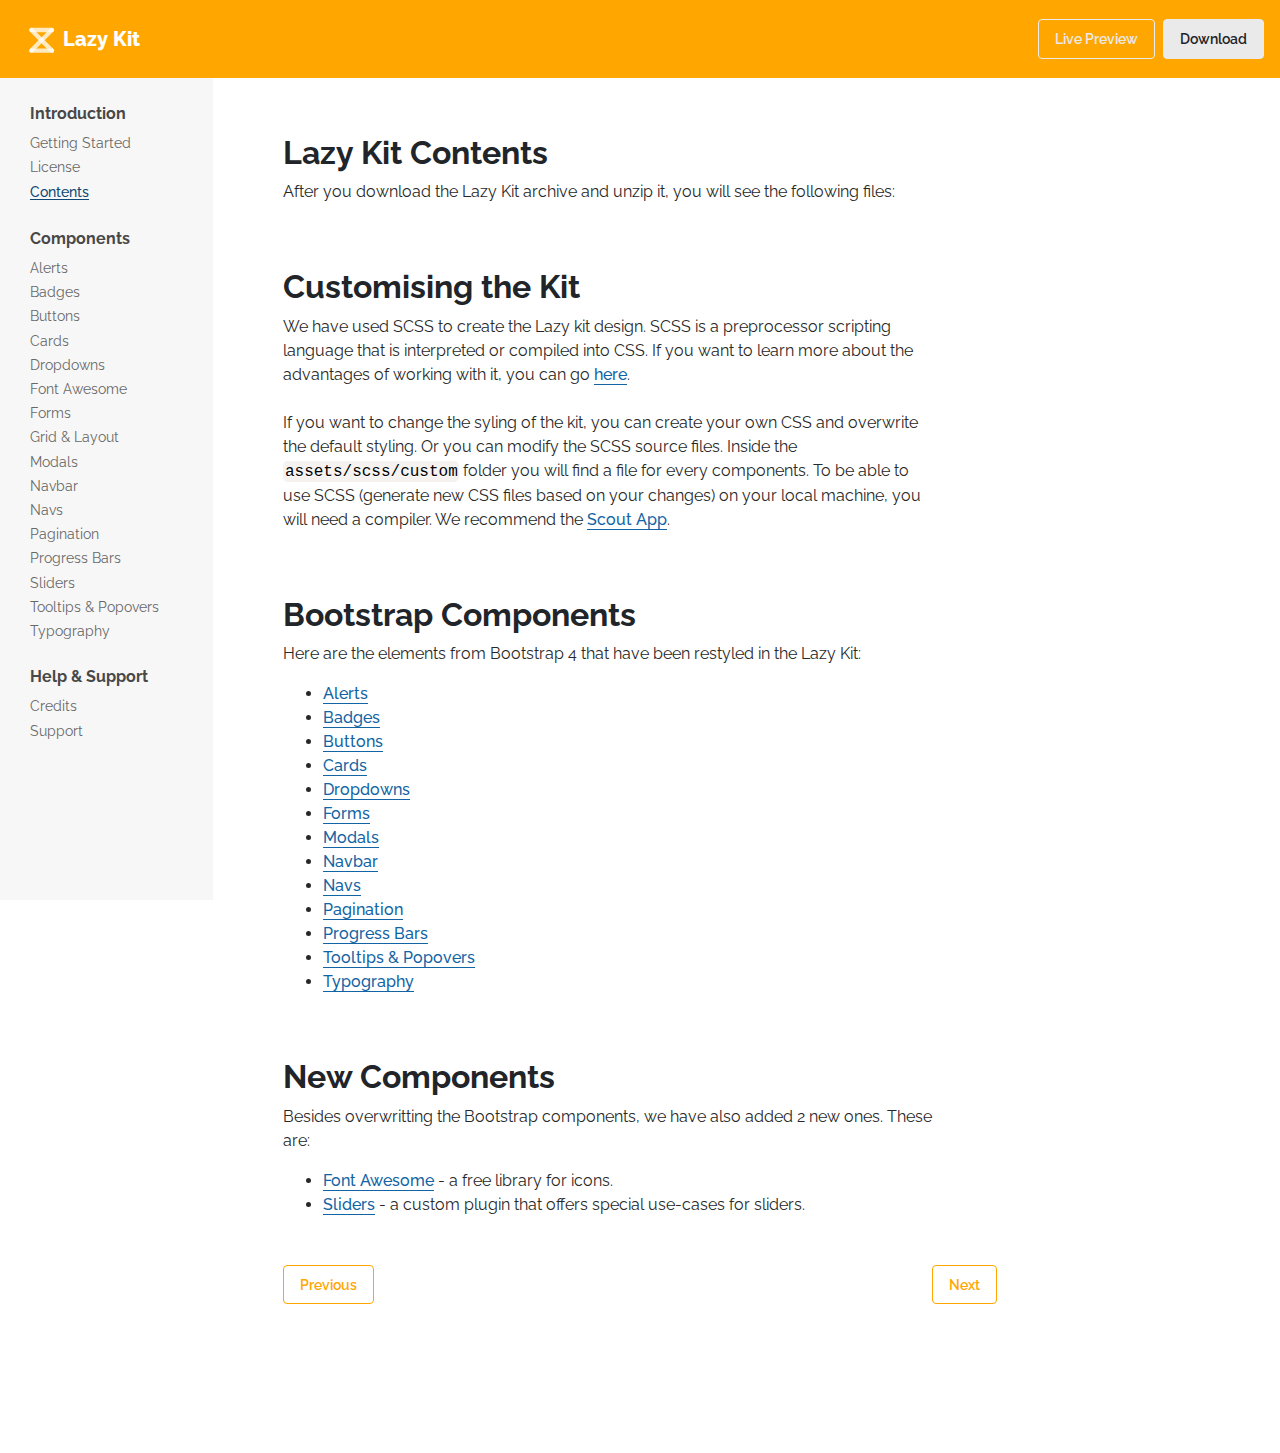
<file: documentation/contents.html>
<!doctype html>
<html>
  <head>
    <meta charset="utf-8">
    <title>Lazy Kit Contents</title>
    <meta name="viewport" content="width=device-width, initial-scale=1">
    <meta http-equiv="X-UA-Compatible" content="IE=edge" />
    <meta name="description" content="A new design system for developing with less effort.">
    <meta name="author" content="BootstrapBay">

    <link href="assets/img/favicon.ico" rel="icon" type="image/png">
    <link rel="stylesheet" href="../assets/vendor/bootstrap/bootstrap.min.css">
    <link rel="stylesheet" href="../assets/css/lazy.css">
    <link rel="stylesheet" href="../assets/vendor/prism/prism.css">
    <link rel="stylesheet" href="../assets/css/demo.css">
    <link rel="stylesheet" href="https://use.fontawesome.com/releases/v5.6.0/css/all.css" integrity="sha384-aOkxzJ5uQz7WBObEZcHvV5JvRW3TUc2rNPA7pe3AwnsUohiw1Vj2Rgx2KSOkF5+h" crossorigin="anonymous">
  </head>
  <body class="documentation language-html">
    <nav class="navbar navbar-expand-md navbar-dark bg-primary mb-4 fixed-top">
    <a class="navbar-brand d-flex align-items-center" href="#"><img src="../assets/img/logo_white.svg" alt="Example Navbar 1" class="mr-1 ml-2" height="30"> Lazy Kit</a>
    <button class="navbar-toggler" type="button" data-toggle="collapse" data-target="#navbarNavDropdown-3" aria-controls="navbarNavDropdown-3"
      aria-expanded="false" aria-label="Toggle navigation">
      <span class="navbar-toggler-icon"></span>
    </button>
    <div class="collapse navbar-collapse mr-auto" id="navbarNavDropdown-3">
      <ul class="navbar-nav ml-auto text-center">
        <li class="nav-item mr-2">
          <a class="btn btn-outline-light" href="/index.html">
            Live Preview
          </a>
        </li>

        <li class="nav-item">
          <a class="btn btn-light" href="#">
            Download
          </a>
        </li>
      </ul>
    </div>
</nav>

    <div class="container-fluid">
      <div class="row">
        <nav class="col-md-2 d-none d-md-block bg-light sidebar">
          <div class="sidebar-sticky">
  <h6 class="sidebar-heading">Introduction</h6>
  <ul class="nav flex-column">
    <li class="nav-item">
      <a href="getting_started.html"  class="nav-link" >
        Getting Started
      </a>
    </li>
    <li class="nav-item">
      <a href="license.html"  class="nav-link" >
        License
      </a>
    </li>
    <li class="nav-item">
      <a href="contents.html"  class="nav-link active" >
        Contents
      </a>
    </li>
  </ul>

  <h6 class="sidebar-heading core">Components</h6>
  <ul class="nav flex-column">
    
    <li class="nav-item">
      <a href="alerts.html"  class="nav-link" >
        Alerts
      </a>
    </li>
    
    <li class="nav-item">
      <a href="badges.html"  class="nav-link" >
        Badges
      </a>
    </li>
    
    <li class="nav-item">
      <a href="buttons.html"  class="nav-link" >
        Buttons
      </a>
    </li>
    
    <li class="nav-item">
      <a href="cards.html"  class="nav-link" >
        Cards
      </a>
    </li>
    
    <li class="nav-item">
      <a href="dropdowns.html"  class="nav-link" >
        Dropdowns
      </a>
    </li>
    
    <li class="nav-item">
      <a href="font_awesome.html"  class="nav-link" >
        Font Awesome
      </a>
    </li>
    
    <li class="nav-item">
      <a href="forms.html"  class="nav-link" >
        Forms
      </a>
    </li>
    
    <li class="nav-item">
      <a href="grid_layout.html"  class="nav-link" >
        Grid & Layout
      </a>
    </li>
    
    <li class="nav-item">
      <a href="modals.html"  class="nav-link" >
        Modals
      </a>
    </li>
    
    <li class="nav-item">
      <a href="navbars.html"  class="nav-link" >
        Navbar
      </a>
    </li>
    
    <li class="nav-item">
      <a href="navs.html"  class="nav-link" >
        Navs
      </a>
    </li>
    
    <li class="nav-item">
      <a href="pagination.html"  class="nav-link" >
        Pagination
      </a>
    </li>
    
    <li class="nav-item">
      <a href="progress_bars.html"  class="nav-link" >
        Progress Bars
      </a>
    </li>
    
    <li class="nav-item">
      <a href="sliders.html"  class="nav-link" >
        Sliders
      </a>
    </li>
    
    <li class="nav-item">
      <a href="tooltips_popovers.html"  class="nav-link" >
        Tooltips & Popovers
      </a>
    </li>
    
    <li class="nav-item">
      <a href="typography.html"  class="nav-link" >
        Typography
      </a>
    </li>
    
  </ul>

  <h6 class="sidebar-heading core">Help & Support</h6>
  <ul class="nav flex-column">
    <li class="nav-item">
      <a href="credits.html"  class="nav-link" >
        Credits
      </a>
    </li>
    <li class="nav-item">
      <a href="support.html"  class="nav-link" >
        Support
      </a>
    </li>
  </ul>
</div>

        </nav>
        <div class="col-md-8 offset-md-2 content">
          <h2>Lazy Kit Contents</h2>
<p>After you download the Lazy Kit archive and unzip it, you will see the following files:</p>

<h2>Customising the Kit</h2>
<p>We have used SCSS to create the Lazy kit design. SCSS is a preprocessor scripting language that is interpreted or compiled into CSS. If you want to learn more about the advantages of working with it, you can go <a href="https://sass-lang.com/" target="_blank"> here</a>. <br /><br />
If you want to change the syling of the kit, you can create your own CSS and overwrite the default styling. Or you can modify the SCSS source files. Inside the <code>assets/scss/custom</code> folder you will find a file for every components. To be able to use SCSS (generate new CSS files based on your changes) on your local machine, you will need a compiler. We recommend the <a href="https://scout-app.io/" target="_blank">Scout App</a>.</p>

<h2>Bootstrap Components</h2>
<p>Here are the elements from Bootstrap 4 that have been restyled in the Lazy Kit:</p>
<ul>
  <li><a href="/alerts.html" target="_blank">Alerts</a></li>
  <li><a href="/badges.html" target="_blank">Badges</a></li>
  <li><a href="/buttons.html" target="_blank">Buttons</a></li>
  <li><a href="/cards.html" target="_blank">Cards</a></li>
  <li><a href="/dropdowns.html" target="_blank">Dropdowns</a></li>
  <li><a href="/forms.html" target="_blank">Forms</a></li>
  <li><a href="/modals.html" target="_blank">Modals</a></li>
  <li><a href="/navbar.html" target="_blank">Navbar</a></li>
  <li><a href="/navs.html" target="_blank">Navs</a></li>
  <li><a href="/pagination.html" target="_blank">Pagination</a></li>
  <li><a href="/progress_bars.html" target="_blank">Progress Bars</a></li>
  <li><a href="/tooltip_popovers.html" target="_blank">Tooltips & Popovers</a></li>
  <li><a href="/typography.html" target="_blank">Typography</a></li>
</ul>

<h2>New Components</h2>
<p>Besides overwritting the Bootstrap components, we have also added 2 new ones. These are: </p>
<ul>
  <li><a href="/font-awesome.html" target="_blank">Font Awesome</a> - a free library for icons.</li>
  <li><a href="/sliders.html" target="_blank">Sliders</a> - a custom plugin that offers special use-cases for sliders.</li>
</ul>

          
<div class="d-flex justify-content-between mt-5">
  <div class="prev">
  
    <a class="btn btn-outline-primary" href="license.html"><i class="fas fa-arrow-left"></i> Previous</a>
  
  </div>
  <div class="next">
    
      <a class="btn btn-outline-primary" href="buttons.html">Next <i class="fas fa-arrow-right"></i></a>
    
  </div>
</div>

        </div>
      </div>
    </div>

    <!-- jQuery first, then Popper.js, then Bootstrap JS -->
    <script src="../assets/vendor/jquery/jquery.min.js"></script>
    <script src="../assets/vendor/popper/popper.min.js"></script>
    <script src="../assets/vendor/bootstrap/bootstrap.min.js" ></script>

    <!-- optional plugins -->
    <script src="../assets/vendor/nouislider/js/nouislider.min.js"></script>

    <!-- prism for code documentation -->
    <script src="../assets/vendor/prism/prism.js"></script>

    <!--   lazy javascript -->
    <script src="../assets/js/lazy.js"></script>
    <script src="../assets/js/demo.js"></script>
  </body>
</html>
</file>
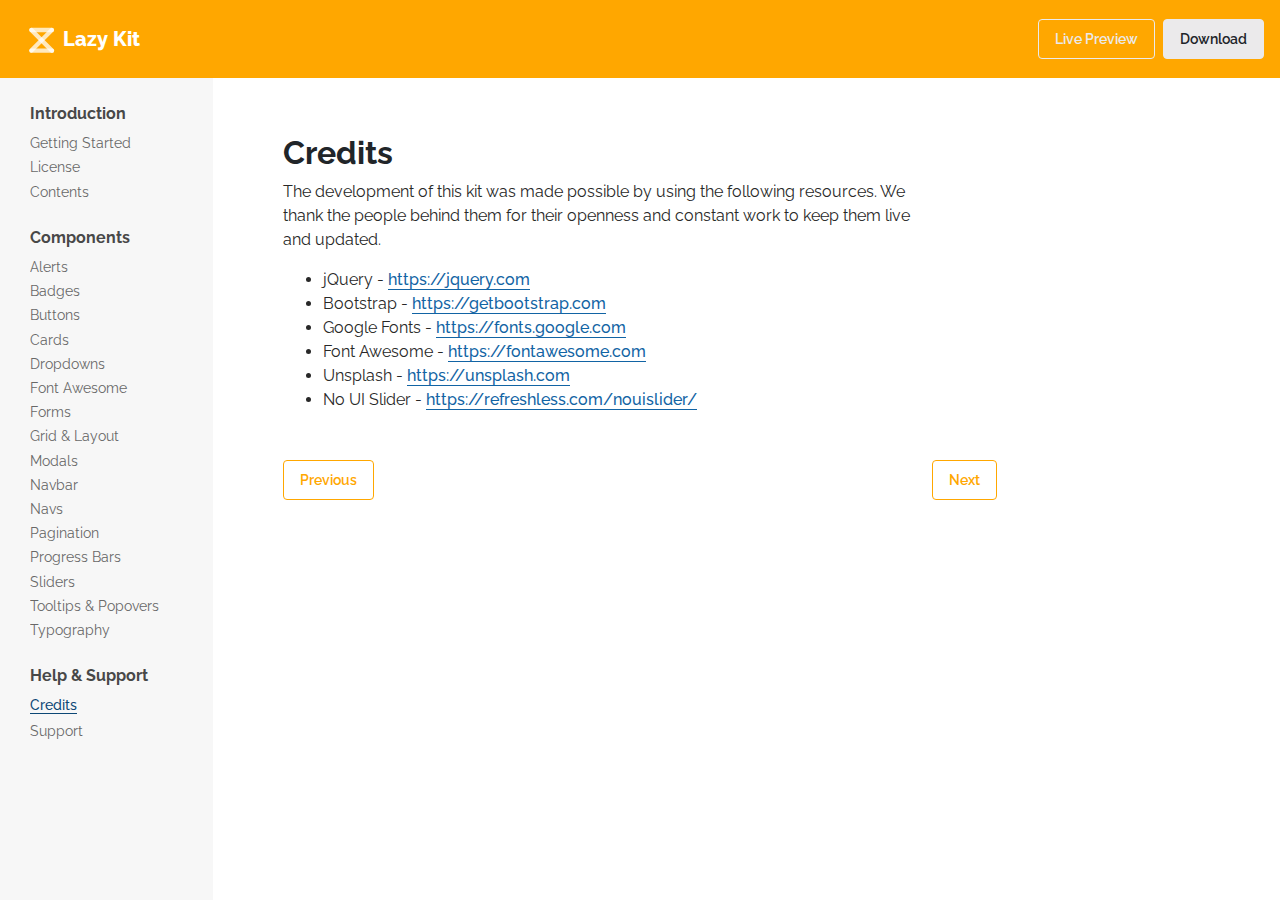
<file: documentation/credits.html>
<!doctype html>
<html>
  <head>
    <meta charset="utf-8">
    <title>Lazy Kit Credits</title>
    <meta name="viewport" content="width=device-width, initial-scale=1">
    <meta http-equiv="X-UA-Compatible" content="IE=edge" />
    <meta name="description" content="A new design system for developing with less effort.">
    <meta name="author" content="BootstrapBay">

    <link href="assets/img/favicon.ico" rel="icon" type="image/png">
    <link rel="stylesheet" href="../assets/vendor/bootstrap/bootstrap.min.css">
    <link rel="stylesheet" href="../assets/css/lazy.css">
    <link rel="stylesheet" href="../assets/vendor/prism/prism.css">
    <link rel="stylesheet" href="../assets/css/demo.css">
    <link rel="stylesheet" href="https://use.fontawesome.com/releases/v5.6.0/css/all.css" integrity="sha384-aOkxzJ5uQz7WBObEZcHvV5JvRW3TUc2rNPA7pe3AwnsUohiw1Vj2Rgx2KSOkF5+h" crossorigin="anonymous">
  </head>
  <body class="documentation language-html">
    <nav class="navbar navbar-expand-md navbar-dark bg-primary mb-4 fixed-top">
    <a class="navbar-brand d-flex align-items-center" href="#"><img src="../assets/img/logo_white.svg" alt="Example Navbar 1" class="mr-1 ml-2" height="30"> Lazy Kit</a>
    <button class="navbar-toggler" type="button" data-toggle="collapse" data-target="#navbarNavDropdown-3" aria-controls="navbarNavDropdown-3"
      aria-expanded="false" aria-label="Toggle navigation">
      <span class="navbar-toggler-icon"></span>
    </button>
    <div class="collapse navbar-collapse mr-auto" id="navbarNavDropdown-3">
      <ul class="navbar-nav ml-auto text-center">
        <li class="nav-item mr-2">
          <a class="btn btn-outline-light" href="/index.html">
            Live Preview
          </a>
        </li>

        <li class="nav-item">
          <a class="btn btn-light" href="#">
            Download
          </a>
        </li>
      </ul>
    </div>
</nav>

    <div class="container-fluid">
      <div class="row">
        <nav class="col-md-2 d-none d-md-block bg-light sidebar">
          <div class="sidebar-sticky">
  <h6 class="sidebar-heading">Introduction</h6>
  <ul class="nav flex-column">
    <li class="nav-item">
      <a href="getting_started.html"  class="nav-link" >
        Getting Started
      </a>
    </li>
    <li class="nav-item">
      <a href="license.html"  class="nav-link" >
        License
      </a>
    </li>
    <li class="nav-item">
      <a href="contents.html"  class="nav-link" >
        Contents
      </a>
    </li>
  </ul>

  <h6 class="sidebar-heading core">Components</h6>
  <ul class="nav flex-column">
    
    <li class="nav-item">
      <a href="alerts.html"  class="nav-link" >
        Alerts
      </a>
    </li>
    
    <li class="nav-item">
      <a href="badges.html"  class="nav-link" >
        Badges
      </a>
    </li>
    
    <li class="nav-item">
      <a href="buttons.html"  class="nav-link" >
        Buttons
      </a>
    </li>
    
    <li class="nav-item">
      <a href="cards.html"  class="nav-link" >
        Cards
      </a>
    </li>
    
    <li class="nav-item">
      <a href="dropdowns.html"  class="nav-link" >
        Dropdowns
      </a>
    </li>
    
    <li class="nav-item">
      <a href="font_awesome.html"  class="nav-link" >
        Font Awesome
      </a>
    </li>
    
    <li class="nav-item">
      <a href="forms.html"  class="nav-link" >
        Forms
      </a>
    </li>
    
    <li class="nav-item">
      <a href="grid_layout.html"  class="nav-link" >
        Grid & Layout
      </a>
    </li>
    
    <li class="nav-item">
      <a href="modals.html"  class="nav-link" >
        Modals
      </a>
    </li>
    
    <li class="nav-item">
      <a href="navbars.html"  class="nav-link" >
        Navbar
      </a>
    </li>
    
    <li class="nav-item">
      <a href="navs.html"  class="nav-link" >
        Navs
      </a>
    </li>
    
    <li class="nav-item">
      <a href="pagination.html"  class="nav-link" >
        Pagination
      </a>
    </li>
    
    <li class="nav-item">
      <a href="progress_bars.html"  class="nav-link" >
        Progress Bars
      </a>
    </li>
    
    <li class="nav-item">
      <a href="sliders.html"  class="nav-link" >
        Sliders
      </a>
    </li>
    
    <li class="nav-item">
      <a href="tooltips_popovers.html"  class="nav-link" >
        Tooltips & Popovers
      </a>
    </li>
    
    <li class="nav-item">
      <a href="typography.html"  class="nav-link" >
        Typography
      </a>
    </li>
    
  </ul>

  <h6 class="sidebar-heading core">Help & Support</h6>
  <ul class="nav flex-column">
    <li class="nav-item">
      <a href="credits.html"  class="nav-link active" >
        Credits
      </a>
    </li>
    <li class="nav-item">
      <a href="support.html"  class="nav-link" >
        Support
      </a>
    </li>
  </ul>
</div>

        </nav>
        <div class="col-md-8 offset-md-2 content">
          <h2>Credits</h2>
<p>
  The development of this kit was made possible by using the following resources. We thank the people behind them for their openness and constant work to keep them live and updated.
</p>
<ul>
  <li>
    jQuery - <a href="https://jquery.com" target="_blank">https://jquery.com</a>
  </li>
  <li>
    Bootstrap - <a href="https://getbootstrap.com" target="_blank">https://getbootstrap.com</a>
  </li>
  <li>
    Google Fonts - <a href="https://fonts.google.com" target="_blank">https://fonts.google.com</a>
  </li>
  <li>
    Font Awesome - <a href="https://fontawesome.com" target="_blank">https://fontawesome.com</a>
  </li>
  <li>
    Unsplash - <a href="https://unsplash.com" target="_blank">https://unsplash.com</a>
  </li>
  <li>
    No UI Slider - <a href="https://refreshless.com/nouislider/" target="_blank">https://refreshless.com/nouislider/</a>
  </li>
</ul>

          
<div class="d-flex justify-content-between mt-5">
  <div class="prev">
  
    <a class="btn btn-outline-primary" href="typography.html"><i class="fas fa-arrow-left"></i> Previous</a>
  
  </div>
  <div class="next">
    
      <a class="btn btn-outline-primary" href="support.html">Next <i class="fas fa-arrow-right"></i></a>
    
  </div>
</div>

        </div>
      </div>
    </div>

    <!-- jQuery first, then Popper.js, then Bootstrap JS -->
    <script src="../assets/vendor/jquery/jquery.min.js"></script>
    <script src="../assets/vendor/popper/popper.min.js"></script>
    <script src="../assets/vendor/bootstrap/bootstrap.min.js" ></script>

    <!-- optional plugins -->
    <script src="../assets/vendor/nouislider/js/nouislider.min.js"></script>

    <!-- prism for code documentation -->
    <script src="../assets/vendor/prism/prism.js"></script>

    <!--   lazy javascript -->
    <script src="../assets/js/lazy.js"></script>
    <script src="../assets/js/demo.js"></script>
  </body>
</html>
</file>
<file: assets/css/lazy.css>
@charset "UTF-8";@import url("https://fonts.googleapis.com/css?family=Raleway:300,400,500,600,700");@keyframes rotate{0%{transform:rotate(0deg) translate(-10px) rotate(0deg)}to{transform:rotate(360deg) translate(-10px) rotate(-360deg)}}.bg-primary{background-color:#ffa700!important}.bg-secondary{background-color:#000000!important}.bg-success{background-color:#2EB67D!important}.bg-info{background-color:#167895!important}.bg-warning{background-color:#EBB12B!important}.bg-danger{background-color:#EB616A!important}.bg-light{background-color:#F7F7F7!important}.bg-white{background-color:#FFFFFF!important}.bg-neutral{background-color:#FFFFFF!important}.bg-dark{background-color:#1D1C1D!important}.filter{display:block;content:"";position:absolute;top:0;bottom:0;left:0;right:0;background-color:#212529;opacity:0.45}.filter.filter-primary{background-color:#cc8600}.filter.filter-secondary{background-color:black}.filter.filter-success{background-color:#004735}.filter.filter-info{background-color:#0d4876}.filter.filter-warning{background-color:#d59913}.filter.filter-danger{background-color:#b31849}.filter.filter-white{background-color:#e6e6e6}.filter.filter-neutral{background-color:#e6e6e6}.filter.filter-light{background-color:#d2d0d2}.filter.filter-dark{background-color:#0a0c0d}.btn,.navbar .navbar-nav>a.btn{font-weight:600;font-size:0.9rem;border-radius:0.25rem;padding:0.5rem 1rem;transition:all 150ms linear}.btn:focus,.btn:hover,.navbar .navbar-nav>a.btn:focus,.navbar .navbar-nav>a.btn:hover{outline:0!important}.btn.active,.btn:active,.navbar .navbar-nav>a.btn.active,.navbar .navbar-nav>a.btn:active,.open>.btn.dropdown-toggle,.open>.navbar .navbar-nav>a.btn.dropdown-toggle{box-shadow:none;outline:0!important}.btn .badge,.navbar .navbar-nav>a.btn .badge{margin:0}.btn.btn-link,.navbar .navbar-nav>a.btn.btn-link{background-color:transparent}.btn.btn-link:active,.btn.btn-link:active:focus,.btn.btn-link:focus,.btn.btn-link:hover,.navbar .navbar-nav>a.btn.btn-link:active,.navbar .navbar-nav>a.btn.btn-link:active:focus,.navbar .navbar-nav>a.btn.btn-link:focus,.navbar .navbar-nav>a.btn.btn-link:hover{background-color:transparent;text-decoration:none}.btn.btn-lg,.navbar .navbar-nav>a.btn.btn-lg{font-size:1.25rem;border-radius:0.3rem;padding:0.5rem 1.2rem}.btn.btn-sm,.navbar .navbar-nav>a.btn.btn-sm{font-size:0.875rem;border-radius:0.2rem;padding:0.25rem 0.7rem}.btn.btn-pill,.navbar .navbar-nav>a.btn.btn-pill{border-radius:4rem}.btn.btn-icon,.navbar .navbar-nav>a.btn.btn-icon{padding:0.5rem 0.8rem;border-radius:4rem}.btn.btn-icon.btn-sm,.navbar .navbar-nav>a.btn.btn-icon.btn-sm{padding:0.3rem 0.55rem}.btn.btn-icon.btn-lg,.navbar .navbar-nav>a.btn.btn-icon.btn-lg{padding:0.65rem 1rem}.btn-primary{background-color:#ffa700;border:1px solid #ffa700}.btn-primary:not(:disabled).active,.btn-primary:not(:disabled).active:focus,.btn-primary:not(:disabled).active:hover,.btn-primary:not(:disabled):active,.btn-primary:not(:disabled):active:focus,.btn-primary:not(:disabled):active:hover,.btn-primary:not(:disabled):focus,.btn-primary:not(:disabled):hover,.show>.btn-primary:not(:disabled).dropdown-toggle,.show>.btn-primary:not(:disabled).dropdown-toggle:focus,.show>.btn-primary:not(:disabled).dropdown-toggle:hover{background-color:#e09300;border:1px solid #e09300;box-shadow:none}.btn-primary:not([data-action]):hover{box-shadow:none}.btn-primary.disabled,.btn-primary:disabled,.btn-primary[disabled],.btn-primary fieldset[disabled]{background-color:#ffa700;border:1px solid #ffa700}.btn-secondary{background-color:#000000;border:1px solid #000000}.btn-secondary:not(:disabled).active,.btn-secondary:not(:disabled).active:focus,.btn-secondary:not(:disabled).active:hover,.btn-secondary:not(:disabled):active,.btn-secondary:not(:disabled):active:focus,.btn-secondary:not(:disabled):active:hover,.btn-secondary:not(:disabled):focus,.btn-secondary:not(:disabled):hover,.show>.btn-secondary:not(:disabled).dropdown-toggle,.show>.btn-secondary:not(:disabled).dropdown-toggle:focus,.show>.btn-secondary:not(:disabled).dropdown-toggle:hover{background-color:black;border:1px solid black;box-shadow:none}.btn-secondary:not([data-action]):hover{box-shadow:none}.btn-secondary.disabled,.btn-secondary:disabled,.btn-secondary[disabled],.btn-secondary fieldset[disabled]{background-color:#000000;border:1px solid #000000}.btn-success{background-color:#007A5B;border:1px solid #007A5B}.btn-success:not(:disabled).active,.btn-success:not(:disabled).active:focus,.btn-success:not(:disabled).active:hover,.btn-success:not(:disabled):active,.btn-success:not(:disabled):active:focus,.btn-success:not(:disabled):active:hover,.btn-success:not(:disabled):focus,.btn-success:not(:disabled):hover,.show>.btn-success:not(:disabled).dropdown-toggle,.show>.btn-success:not(:disabled).dropdown-toggle:focus,.show>.btn-success:not(:disabled).dropdown-toggle:hover{background-color:#005b44;border:1px solid #005b44;box-shadow:none}.btn-success:not([data-action]):hover{box-shadow:none}.btn-success.disabled,.btn-success:disabled,.btn-success[disabled],.btn-success fieldset[disabled]{background-color:#007A5B;border:1px solid #007A5B}.btn-info{background-color:#1264A4;border:1px solid #1264A4}.btn-info:not(:disabled).active,.btn-info:not(:disabled).active:focus,.btn-info:not(:disabled).active:hover,.btn-info:not(:disabled):active,.btn-info:not(:disabled):active:focus,.btn-info:not(:disabled):active:hover,.btn-info:not(:disabled):focus,.btn-info:not(:disabled):hover,.show>.btn-info:not(:disabled).dropdown-toggle,.show>.btn-info:not(:disabled).dropdown-toggle:focus,.show>.btn-info:not(:disabled).dropdown-toggle:hover{background-color:#0f5388;border:1px solid #0f5388;box-shadow:none}.btn-info:not([data-action]):hover{box-shadow:none}.btn-info.disabled,.btn-info:disabled,.btn-info[disabled],.btn-info fieldset[disabled]{background-color:#1264A4;border:1px solid #1264A4}.btn-warning{background-color:#ECB22F;border:1px solid #ECB22F}.btn-warning:not(:disabled).active,.btn-warning:not(:disabled).active:focus,.btn-warning:not(:disabled).active:hover,.btn-warning:not(:disabled):active,.btn-warning:not(:disabled):active:focus,.btn-warning:not(:disabled):active:hover,.btn-warning:not(:disabled):focus,.btn-warning:not(:disabled):hover,.show>.btn-warning:not(:disabled).dropdown-toggle,.show>.btn-warning:not(:disabled).dropdown-toggle:focus,.show>.btn-warning:not(:disabled).dropdown-toggle:hover{background-color:#e7a715;border:1px solid #e7a715;box-shadow:none}.btn-warning:not([data-action]):hover{box-shadow:none}.btn-warning.disabled,.btn-warning:disabled,.btn-warning[disabled],.btn-warning fieldset[disabled]{background-color:#ECB22F;border:1px solid #ECB22F}.btn-danger{background-color:#E01E5B;border:1px solid #E01E5B}.btn-danger:not(:disabled).active,.btn-danger:not(:disabled).active:focus,.btn-danger:not(:disabled).active:hover,.btn-danger:not(:disabled):active,.btn-danger:not(:disabled):active:focus,.btn-danger:not(:disabled):active:hover,.btn-danger:not(:disabled):focus,.btn-danger:not(:disabled):hover,.show>.btn-danger:not(:disabled).dropdown-toggle,.show>.btn-danger:not(:disabled).dropdown-toggle:focus,.show>.btn-danger:not(:disabled).dropdown-toggle:hover{background-color:#c51a50;border:1px solid #c51a50;box-shadow:none}.btn-danger:not([data-action]):hover{box-shadow:none}.btn-danger.disabled,.btn-danger:disabled,.btn-danger[disabled],.btn-danger fieldset[disabled]{background-color:#E01E5B;border:1px solid #E01E5B}.btn-white{background-color:#FFFFFF;border:1px solid #FFFFFF}.btn-white:not(:disabled).active,.btn-white:not(:disabled).active:focus,.btn-white:not(:disabled).active:hover,.btn-white:not(:disabled):active,.btn-white:not(:disabled):active:focus,.btn-white:not(:disabled):active:hover,.btn-white:not(:disabled):focus,.btn-white:not(:disabled):hover,.show>.btn-white:not(:disabled).dropdown-toggle,.show>.btn-white:not(:disabled).dropdown-toggle:focus,.show>.btn-white:not(:disabled).dropdown-toggle:hover{background-color:#f0f0f0;border:1px solid #f0f0f0;box-shadow:none}.btn-white:not([data-action]):hover{box-shadow:none}.btn-white.disabled,.btn-white:disabled,.btn-white[disabled],.btn-white fieldset[disabled]{background-color:#FFFFFF;border:1px solid #FFFFFF}.btn-neutral{background-color:#FFFFFF;border:1px solid #FFFFFF}.btn-neutral:not(:disabled).active,.btn-neutral:not(:disabled).active:focus,.btn-neutral:not(:disabled).active:hover,.btn-neutral:not(:disabled):active,.btn-neutral:not(:disabled):active:focus,.btn-neutral:not(:disabled):active:hover,.btn-neutral:not(:disabled):focus,.btn-neutral:not(:disabled):hover,.show>.btn-neutral:not(:disabled).dropdown-toggle,.show>.btn-neutral:not(:disabled).dropdown-toggle:focus,.show>.btn-neutral:not(:disabled).dropdown-toggle:hover{background-color:#f0f0f0;border:1px solid #f0f0f0;box-shadow:none}.btn-neutral:not([data-action]):hover{box-shadow:none}.btn-neutral.disabled,.btn-neutral:disabled,.btn-neutral[disabled],.btn-neutral fieldset[disabled]{background-color:#FFFFFF;border:1px solid #FFFFFF}.btn-light{background-color:#EBEAEB;border:1px solid #EBEAEB}.btn-light:not(:disabled).active,.btn-light:not(:disabled).active:focus,.btn-light:not(:disabled).active:hover,.btn-light:not(:disabled):active,.btn-light:not(:disabled):active:focus,.btn-light:not(:disabled):active:hover,.btn-light:not(:disabled):focus,.btn-light:not(:disabled):hover,.show>.btn-light:not(:disabled).dropdown-toggle,.show>.btn-light:not(:disabled).dropdown-toggle:focus,.show>.btn-light:not(:disabled).dropdown-toggle:hover{background-color:#dcdadc;border:1px solid #dcdadc;box-shadow:none}.btn-light:not([data-action]):hover{box-shadow:none}.btn-light.disabled,.btn-light:disabled,.btn-light[disabled],.btn-light fieldset[disabled]{background-color:#EBEAEB;border:1px solid #EBEAEB}.btn-dark{background-color:#212529;border:1px solid #212529}.btn-dark:not(:disabled).active,.btn-dark:not(:disabled).active:focus,.btn-dark:not(:disabled).active:hover,.btn-dark:not(:disabled):active,.btn-dark:not(:disabled):active:focus,.btn-dark:not(:disabled):active:hover,.btn-dark:not(:disabled):focus,.btn-dark:not(:disabled):hover,.show>.btn-dark:not(:disabled).dropdown-toggle,.show>.btn-dark:not(:disabled).dropdown-toggle:focus,.show>.btn-dark:not(:disabled).dropdown-toggle:hover{background-color:#131618;border:1px solid #131618;box-shadow:none}.btn-dark:not([data-action]):hover{box-shadow:none}.btn-dark.disabled,.btn-dark:disabled,.btn-dark[disabled],.btn-dark fieldset[disabled]{background-color:#212529;border:1px solid #212529}.btn-outline-primary{border:1px solid #ffa700;color:#ffa700}.btn-outline-primary.active,.btn-outline-primary.active:focus,.btn-outline-primary.active:hover,.btn-outline-primary:active,.btn-outline-primary:active:focus,.btn-outline-primary:active:hover,.btn-outline-primary:focus,.btn-outline-primary:hover,.show>.btn-outline-primary.dropdown-toggle,.show>.btn-outline-primary.dropdown-toggle:focus,.show>.btn-outline-primary.dropdown-toggle:hover{background-color:#ffa700;border-color:#ffa700}.btn-outline-secondary{border:1px solid #000000;color:#000000}.btn-outline-secondary.active,.btn-outline-secondary.active:focus,.btn-outline-secondary.active:hover,.btn-outline-secondary:active,.btn-outline-secondary:active:focus,.btn-outline-secondary:active:hover,.btn-outline-secondary:focus,.btn-outline-secondary:hover,.show>.btn-outline-secondary.dropdown-toggle,.show>.btn-outline-secondary.dropdown-toggle:focus,.show>.btn-outline-secondary.dropdown-toggle:hover{background-color:#000000;border-color:#000000}.btn-outline-success{border:1px solid #007A5B;color:#007A5B}.btn-outline-success.active,.btn-outline-success.active:focus,.btn-outline-success.active:hover,.btn-outline-success:active,.btn-outline-success:active:focus,.btn-outline-success:active:hover,.btn-outline-success:focus,.btn-outline-success:hover,.show>.btn-outline-success.dropdown-toggle,.show>.btn-outline-success.dropdown-toggle:focus,.show>.btn-outline-success.dropdown-toggle:hover{background-color:#007A5B;border-color:#007A5B}.btn-outline-info{border:1px solid #1264A4;color:#1264A4}.btn-outline-info.active,.btn-outline-info.active:focus,.btn-outline-info.active:hover,.btn-outline-info:active,.btn-outline-info:active:focus,.btn-outline-info:active:hover,.btn-outline-info:focus,.btn-outline-info:hover,.show>.btn-outline-info.dropdown-toggle,.show>.btn-outline-info.dropdown-toggle:focus,.show>.btn-outline-info.dropdown-toggle:hover{background-color:#1264A4;border-color:#1264A4}.btn-outline-warning{border:1px solid #ECB22F;color:#ECB22F}.btn-outline-warning.active,.btn-outline-warning.active:focus,.btn-outline-warning.active:hover,.btn-outline-warning:active,.btn-outline-warning:active:focus,.btn-outline-warning:active:hover,.btn-outline-warning:focus,.btn-outline-warning:hover,.show>.btn-outline-warning.dropdown-toggle,.show>.btn-outline-warning.dropdown-toggle:focus,.show>.btn-outline-warning.dropdown-toggle:hover{background-color:#ECB22F;border-color:#ECB22F}.btn-outline-danger{border:1px solid #E01E5B;color:#E01E5B}.btn-outline-danger.active,.btn-outline-danger.active:focus,.btn-outline-danger.active:hover,.btn-outline-danger:active,.btn-outline-danger:active:focus,.btn-outline-danger:active:hover,.btn-outline-danger:focus,.btn-outline-danger:hover,.show>.btn-outline-danger.dropdown-toggle,.show>.btn-outline-danger.dropdown-toggle:focus,.show>.btn-outline-danger.dropdown-toggle:hover{background-color:#E01E5B;border-color:#E01E5B}.btn-outline-white{border:1px solid #FFFFFF;color:#FFFFFF}.btn-outline-white.active,.btn-outline-white.active:focus,.btn-outline-white.active:hover,.btn-outline-white:active,.btn-outline-white:active:focus,.btn-outline-white:active:hover,.btn-outline-white:focus,.btn-outline-white:hover,.show>.btn-outline-white.dropdown-toggle,.show>.btn-outline-white.dropdown-toggle:focus,.show>.btn-outline-white.dropdown-toggle:hover{background-color:#FFFFFF;border-color:#FFFFFF}.btn-outline-neutral{border:1px solid #FFFFFF;color:#FFFFFF}.btn-outline-neutral.active,.btn-outline-neutral.active:focus,.btn-outline-neutral.active:hover,.btn-outline-neutral:active,.btn-outline-neutral:active:focus,.btn-outline-neutral:active:hover,.btn-outline-neutral:focus,.btn-outline-neutral:hover,.show>.btn-outline-neutral.dropdown-toggle,.show>.btn-outline-neutral.dropdown-toggle:focus,.show>.btn-outline-neutral.dropdown-toggle:hover{background-color:#FFFFFF;border-color:#FFFFFF}.btn-outline-light{border:1px solid #EBEAEB;color:#EBEAEB}.btn-outline-light.active,.btn-outline-light.active:focus,.btn-outline-light.active:hover,.btn-outline-light:active,.btn-outline-light:active:focus,.btn-outline-light:active:hover,.btn-outline-light:focus,.btn-outline-light:hover,.show>.btn-outline-light.dropdown-toggle,.show>.btn-outline-light.dropdown-toggle:focus,.show>.btn-outline-light.dropdown-toggle:hover{background-color:#EBEAEB;border-color:#EBEAEB}.btn-outline-dark{border:1px solid #212529;color:#212529}.btn-outline-dark.active,.btn-outline-dark.active:focus,.btn-outline-dark.active:hover,.btn-outline-dark:active,.btn-outline-dark:active:focus,.btn-outline-dark:active:hover,.btn-outline-dark:focus,.btn-outline-dark:hover,.show>.btn-outline-dark.dropdown-toggle,.show>.btn-outline-dark.dropdown-toggle:focus,.show>.btn-outline-dark.dropdown-toggle:hover{background-color:#212529;border-color:#212529}a:not(.nav-link):not(.navbar-brand):not(.btn){color:#1264A4;font-weight:600;border-bottom:1px solid #1264A4;font-weight:500;text-decoration:none}a:not(.nav-link):not(.navbar-brand):not(.btn):hover{color:#1264A4;border-bottom:1.5px solid #1264A4}a.text-primary{color:#ffa700}a.text-primary:hover{color:#e09300!important}.custom-file,.custom-select,.form-control{font-weight:400;height:2.375rem;border:1px solid #787878;box-shadow:none;font-size:0.9rem;border-radius:0.25rem;padding:0.5rem 1rem;box-shadow:none}.custom-file:active,.custom-file:focus,.custom-file:hover,.custom-select:active,.custom-select:focus,.custom-select:hover,.form-control:active,.form-control:focus,.form-control:hover{border:1px solid #ffa700;box-shadow:none}.custom-file.custom-select-lg,.custom-file.form-control-lg,.custom-select.custom-select-lg,.custom-select.form-control-lg,.form-control.custom-select-lg,.form-control.form-control-lg{font-size:0.9rem;border-radius:0.25rem;padding:1rem 1rem;line-height:2rem;height:3rem}.custom-file.custom-select-sm,.custom-file.form-control-sm,.custom-select.custom-select-sm,.custom-select.form-control-sm,.form-control.custom-select-sm,.form-control.form-control-sm{font-size:0.9rem;border-radius:0.25rem;padding:0.7rem 1rem;height:1.95rem}.custom-file:disabled,.custom-select:disabled,.form-control:disabled{background-color:transparent;border:1px solid #EBEAEB;box-shadow:none}.custom-file:disabled:active,.custom-file:disabled:focus,.custom-file:disabled:hover,.custom-select:disabled:active,.custom-select:disabled:focus,.custom-select:disabled:hover,.form-control:disabled:active,.form-control:disabled:focus,.form-control:disabled:hover{border:1px solid #EBEAEB;box-shadow:none}.custom-file.is-valid,.custom-select.is-valid,.form-control.is-valid{color:#007A5B;background-image:none;border:1px solid #004735;box-shadow:none}.custom-file.is-valid:active,.custom-file.is-valid:focus,.custom-file.is-valid:hover,.custom-select.is-valid:active,.custom-select.is-valid:focus,.custom-select.is-valid:hover,.form-control.is-valid:active,.form-control.is-valid:focus,.form-control.is-valid:hover{border:1px solid #007A5B;box-shadow:none}.custom-file.is-invalid,.custom-select.is-invalid,.form-control.is-invalid{color:#E01E5B;background-image:none;border:1px solid #b31849;box-shadow:none}.custom-file.is-invalid:active,.custom-file.is-invalid:focus,.custom-file.is-invalid:hover,.custom-select.is-invalid:active,.custom-select.is-invalid:focus,.custom-select.is-invalid:hover,.form-control.is-invalid:active,.form-control.is-invalid:focus,.form-control.is-invalid:hover{border:1px solid #E01E5B;box-shadow:none}.form-group label{font-weight:600;margin-top:0.5rem}.valid-feedback{color:#007A5B}.invalid-feedback{color:#E01E5B}.input-group .form-control:not(:first-child){padding-left:3rem;border-radius:0.25rem}.input-group .form-control:not(:last-child){padding-right:3rem;border-radius:0.25rem}.input-group .input-group-append,.input-group .input-group-prepend{position:absolute;top:0;z-index:1000;border:0}.input-group .input-group-prepend{left:0}.input-group .input-group-append{right:0}.input-group .input-group-text{background-color:transparent;color:rgba(255,167,0,0.9);border:none;padding:0.7rem 0.8rem}.input-group .input-group-text.disabled{color:rgba(255,167,0,0.6)}.input-group .custom-file-label{border:0}.input-group .custom-file-label:after{background-color:transparent;color:#ffa700}@font-face{font-family:"liquido";src:url("/assets/fonts/liquido/LIQUIDO-Reguar.woff2") format("woff2")}body{font-weight:400;font-family:"Raleway",sans-serif;color:#282828}b{font-weight:700}h1{font-family:"Liquido",sans-serif}h1,h2,h3,h4,h5,h6{font-weight:700;color:#212529}.display-2{font-size:10rem;line-height:0.85}.display-1,.display-2,.display-3,.display-4,.display-5,.display-6{font-weight:800;letter-spacing:0.4rem}.text-primary{color:#ffa700!important}.text-secondary{color:#000000!important}.text-success{color:#007A5B!important}.text-info{color:#1264A4!important}.text-warning{color:#ECB22F!important}.text-danger{color:#E01E5B!important}.text-white{color:#FFFFFF!important}.text-neutral{color:#FFFFFF!important}.text-light{color:#EBEAEB!important}.text-dark{color:#212529!important}.blockquote{border-left:0.2rem solid #ffa700;font-size:1.1rem;padding-left:1.5rem}.icon{position:relative;top:0.2em}.big-icon{font-size:3rem}.noUi-target,.noUi-target *{-webkit-touch-callout:none;-webkit-tap-highlight-color:rgba(0,0,0,0);-webkit-user-select:none;touch-action:none;-ms-user-select:none;user-select:none;box-sizing:border-box}.noUi-target{position:relative;direction:ltr}.noUi-base,.noUi-connects{width:100%;height:100%;position:relative;z-index:1}.noUi-connects{overflow:hidden;z-index:0}.noUi-connect,.noUi-origin{will-change:transform;position:absolute;z-index:1;top:0;left:0;height:100%;width:100%;transform-origin:0 0}html:not([dir=rtl]) .noUi-horizontal .noUi-origin{left:auto;right:0}.noUi-vertical .noUi-origin{width:0}.noUi-horizontal .noUi-origin{height:0}.noUi-handle{position:absolute}.noUi-state-tap .noUi-connect,.noUi-state-tap .noUi-origin{transition:transform 0.3s}.noUi-state-drag *{cursor:inherit!important}.noUi-horizontal{height:5px}.noUi-horizontal .noUi-handle{width:34px;height:28px;left:-17px;top:-6px}.noUi-vertical{width:5px}.noUi-vertical .noUi-handle{width:28px;height:34px;left:-6px;top:-17px}html:not([dir=rtl]) .noUi-horizontal .noUi-handle{right:-17px;left:auto}.noUi-connects{border-radius:3px}.noUi-connect{background:#ffa700}.noUi-draggable{cursor:ew-resize}.noUi-vertical .noUi-draggable{cursor:ns-resize}.noUi-handle{border:1px solid #D9D9D9;border-radius:3px;background:#FFF;cursor:default;box-shadow:inset 0 0 1px #FFF,inset 0 1px 7px #EBEBEB,0 3px 6px -3px #BBB;outline:none}.noUi-active{outline:none}[disabled] .noUi-connect{background:#B8B8B8}[disabled].noUi-handle,[disabled] .noUi-handle,[disabled].noUi-target{cursor:not-allowed}.noUi-pips,.noUi-pips *{box-sizing:border-box}.noUi-pips{position:absolute;color:#999}.noUi-value{position:absolute;white-space:nowrap;text-align:center}.noUi-value-sub{color:#ccc;font-size:10px}.noUi-marker{position:absolute;background:#CCC}.noUi-marker-sub{background:#AAA}.noUi-marker-large{background:#AAA}.noUi-pips-horizontal{padding:10px 0;height:80px;top:100%;left:0;width:100%}.noUi-value-horizontal{transform:translate(-50%,50%)}.noUi-rtl .noUi-value-horizontal{transform:translate(50%,50%)}.noUi-marker-horizontal.noUi-marker{margin-left:-1px;width:2px;height:5px}.noUi-marker-horizontal.noUi-marker-sub{height:10px}.noUi-marker-horizontal.noUi-marker-large{height:15px}.noUi-pips-vertical{padding:0 10px;height:100%;top:0;left:100%}.noUi-value-vertical{transform:translate(0,-50%,0);padding-left:25px}.noUi-rtl .noUi-value-vertical{transform:translate(0,50%)}.noUi-marker-vertical.noUi-marker{width:5px;height:2px;margin-top:-1px}.noUi-marker-vertical.noUi-marker-sub{width:10px}.noUi-marker-vertical.noUi-marker-large{width:15px}.noUi-tooltip{display:block;position:absolute;border:1px solid #D9D9D9;border-radius:3px;background:#fff;color:#000;padding:5px;text-align:center;white-space:nowrap}.noUi-horizontal .noUi-tooltip{transform:translate(-50%,0);left:50%;bottom:120%}.noUi-vertical .noUi-tooltip{transform:translate(0,-50%);top:50%;right:120%}.noUi-target{background:#eceeef;border-radius:5px;border:0;box-shadow:inset 0 1px 2px rgba(90,97,105,0.1);margin:15px 0;cursor:pointer}.noUi-horizontal{height:5px}html:not([dir=rtl]) .noUi-horizontal .noUi-handle{right:-10px}.noUi-vertical{width:5px}.noUi-connect{background:theme-color("primary");box-shadow:none}.noUi-horizontal .noUi-handle,.noUi-vertical .noUi-handle{top:-5px;width:15px;height:15px;border-radius:100%;box-shadow:none;cursor:pointer;background-color:#ffa700;border:0;transition:box-shadow 0.15s,transform 0.15s}.noUi-horizontal .noUi-handle.noUi-active,.noUi-vertical .noUi-handle.noUi-active{transform:scale(1.2)}[disabled] .noUi-handle,[disabled].noUi-origin{cursor:not-allowed}.range-slider-value{font-size:0.75rem;font-weight:500;background-color:transparent;color:#ffa700;border:1px solid rgba(255,167,0,0.4);border-radius:1rem;padding:0.4em 0.8em 0.3em 0.85em}.range-slider-wrapper .upper-info{font-weight:400;margin-bottom:5px}.input-slider-value-output{background:#333;color:#fff;padding:4px 8px;position:relative;top:12px;font-size:11px;border-radius:2px}.input-slider-value-output:after{bottom:100%;left:10px;border:solid transparent;content:" ";height:0;width:0;position:absolute;pointer-events:none;border-color:rgba(136,183,213,0);border-bottom-color:#333;border-width:4px;margin-left:-4px}.input-slider-value-output.left:after{left:10px;right:auto}.input-slider-value-output.right:after{right:10px;left:auto}.custom-control-label{cursor:pointer;font-size:0.9rem;padding-top:0.2rem;padding-left:0.2rem}.custom-control-label:after,.custom-control-label:before{width:1.2rem;height:1.2rem}.custom-checkbox .custom-control-input:checked~.custom-control-label:before{background-color:#ffa700;border-color:#ffa700;color:#ffa700}.custom-checkbox .custom-control-input:disabled~.custom-control-label:before{border-color:rgba(255,167,0,0.45)}.custom-checkbox .custom-control-input:disabled:checked~.custom-control-label:before{background-color:rgba(255,167,0,0.45);border-color:rgba(255,167,0,0.45)}.custom-radio .custom-control-input:checked~.custom-control-label:before{background-color:#ffa700;border-color:#ffa700}.custom-radio .custom-control-input:disabled~.custom-control-label:before{border-color:rgba(255,167,0,0.45)}.custom-radio .custom-control-input:disabled:checked~.custom-control-label:before{background-color:rgba(255,167,0,0.45);border-color:rgba(255,167,0,0.45)}.custom-switch .custom-control-label{padding-left:1.3rem}.custom-switch .custom-control-label:before{width:3rem;height:1.5rem;border-radius:1rem}.custom-switch .custom-control-label:after{height:1.25rem;width:1.25rem;border-radius:50%}.custom-switch .custom-control-input:checked~.custom-control-label:before{background-color:#ffa700;border-color:#ffa700}.custom-switch .custom-control-input:checked~.custom-control-label:after{transform:translateX(1.5rem)}.custom-switch .custom-control-input:disabled~.custom-control-label:before{border-color:rgba(255,167,0,0.45)}.custom-switch .custom-control-input:disabled:checked~.custom-control-label:before{background-color:rgba(255,167,0,0.45);border-color:rgba(255,167,0,0.45)}.navbar{padding:1.2rem 1rem;position:fixed;top:0;left:0;width:100%}.navbar .navbar-brand{font-weight:800}.navbar .nav-link{font-weight:500;opacity:0.9;filter:alpha(opacity=90)}.navbar-dark .navbar-nav .nav-link{color:rgba(255,255,255,0.9)}.navbar-dark .navbar-nav .nav-link:active,.navbar-dark .navbar-nav .nav-link:focus,.navbar-dark .navbar-nav .nav-link:hover{color:white}.navbar-light .navbar-nav .nav-link{color:rgba(33,37,41,0.9)}.navbar-light .navbar-nav .nav-link:active,.navbar-light .navbar-nav .nav-link:focus,.navbar-light .navbar-nav .nav-link:hover{color:#212529}.navbar-transparent{background-color:transparent}.table-primary tbody,.table-primary td,.table-primary th,.table-primary tr{background-color:rgba(255,167,0,0.3);border-color:rgba(255,167,0,0.3);color:#332100}.table-secondary tbody,.table-secondary td,.table-secondary th,.table-secondary tr{background-color:rgba(0,0,0,0.3);border-color:rgba(0,0,0,0.3);color:black}.table-success tbody,.table-success td,.table-success th,.table-success tr{background-color:rgba(46,182,125,0.3);border-color:rgba(46,182,125,0.3);color:#05130d}.table-info tbody,.table-info td,.table-info th,.table-info tr{background-color:rgba(22,120,149,0.3);border-color:rgba(22,120,149,0.3);color:black}.table-warning tbody,.table-warning td,.table-warning th,.table-warning tr{background-color:rgba(235,177,43,0.3);border-color:rgba(235,177,43,0.3);color:#443106}.table-danger tbody,.table-danger td,.table-danger th,.table-danger tr{background-color:rgba(235,97,106,0.3);border-color:rgba(235,97,106,0.3);color:#720e15}.table-light tbody,.table-light td,.table-light th,.table-light tr{background-color:rgba(247,247,247,0.3);border-color:rgba(247,247,247,0.3);color:#919191}.table-white tbody,.table-white td,.table-white th,.table-white tr{background-color:rgba(255,255,255,0.3);border-color:rgba(255,255,255,0.3);color:#999999}.table-neutral tbody,.table-neutral td,.table-neutral th,.table-neutral tr{background-color:rgba(255,255,255,0.3);border-color:rgba(255,255,255,0.3);color:#999999}.table-dark tbody,.table-dark td,.table-dark th,.table-dark tr{background-color:rgba(29,28,29,0.3);border-color:rgba(29,28,29,0.3);color:black}.table-hover .table-primary:hover td,.table-hover .table-primary:hover th{background-color:rgba(255,167,0,0.35);border-color:rgba(255,167,0,0.35)}.table-hover .table-secondary:hover td,.table-hover .table-secondary:hover th{background-color:rgba(0,0,0,0.35);border-color:rgba(0,0,0,0.35)}.table-hover .table-success:hover td,.table-hover .table-success:hover th{background-color:rgba(46,182,125,0.35);border-color:rgba(46,182,125,0.35)}.table-hover .table-info:hover td,.table-hover .table-info:hover th{background-color:rgba(22,120,149,0.35);border-color:rgba(22,120,149,0.35)}.table-hover .table-warning:hover td,.table-hover .table-warning:hover th{background-color:rgba(235,177,43,0.35);border-color:rgba(235,177,43,0.35)}.table-hover .table-danger:hover td,.table-hover .table-danger:hover th{background-color:rgba(235,97,106,0.35);border-color:rgba(235,97,106,0.35)}.table-hover .table-light:hover td,.table-hover .table-light:hover th{background-color:rgba(247,247,247,0.35);border-color:rgba(247,247,247,0.35)}.table-hover .table-white:hover td,.table-hover .table-white:hover th{background-color:rgba(255,255,255,0.35);border-color:rgba(255,255,255,0.35)}.table-hover .table-neutral:hover td,.table-hover .table-neutral:hover th{background-color:rgba(255,255,255,0.35);border-color:rgba(255,255,255,0.35)}.table-hover .table-dark:hover td,.table-hover .table-dark:hover th{background-color:rgba(29,28,29,0.35);border-color:rgba(29,28,29,0.35)}.table-dark td,.table-dark th,.table-secondary td,.table-secondary th{color:#FFFFFF}.nav.nav-tabs{display:inline-flex;margin-bottom:1.5rem}.nav.nav-tabs .nav-item:not(:last-child){padding-right:0.5rem}.nav.nav-tabs .nav-item .nav-link{color:#686868;padding:0.7rem 1.3rem;font-size:1.1rem}.nav.nav-tabs .nav-item .nav-link,.nav.nav-tabs .nav-item .nav-link.active,.nav.nav-tabs .nav-item .nav-link:focus,.nav.nav-tabs .nav-item .nav-link:hover{border-top:0;border-left:0;border-right:0}.nav.nav-tabs .nav-item .nav-link.active,.nav.nav-tabs .nav-item .nav-link.active:hover{border-bottom:2px solid #ffa700;border-color:#ffa700;font-weight:bold;color:#ffa700}.nav.nav-tabs .nav-item .nav-link.active i{color:#ffa700}.nav.nav-tabs .nav-item .nav-link:hover{border-bottom:1px solid #ffa700;color:#ffa700}.nav.nav-tabs .nav-item .nav-link:hover i{color:#ffa700}.nav.nav-tabs .nav-item .nav-link.disabled{color:#909090}.nav.nav-tabs .nav-item .nav-link.disabled i{color:#C0C0C0}.nav.nav-tabs .nav-item .nav-link i{color:#909090}.nav.nav-tabs.nav-primary .nav-item .nav-link.active,.nav.nav-tabs.nav-primary .nav-item .nav-link.active:hover{border-bottom:2px solid #ffa700;border-color:#ffa700;font-weight:bold;color:#ffa700}.nav.nav-tabs.nav-primary .nav-item .nav-link.active i{color:#ffa700}.nav.nav-tabs.nav-primary .nav-item .nav-link:hover{border-bottom:1px solid #ffa700;color:#ffa700}.nav.nav-tabs.nav-primary .nav-item .nav-link:hover i{color:#ffa700}.nav.nav-tabs.nav-secondary .nav-item .nav-link.active,.nav.nav-tabs.nav-secondary .nav-item .nav-link.active:hover{border-bottom:2px solid #000000;border-color:#000000;font-weight:bold;color:#000000}.nav.nav-tabs.nav-secondary .nav-item .nav-link.active i{color:#000000}.nav.nav-tabs.nav-secondary .nav-item .nav-link:hover{border-bottom:1px solid #000000;color:#000000}.nav.nav-tabs.nav-secondary .nav-item .nav-link:hover i{color:#000000}.nav.nav-tabs.nav-success .nav-item .nav-link.active,.nav.nav-tabs.nav-success .nav-item .nav-link.active:hover{border-bottom:2px solid #007A5B;border-color:#007A5B;font-weight:bold;color:#007A5B}.nav.nav-tabs.nav-success .nav-item .nav-link.active i{color:#007A5B}.nav.nav-tabs.nav-success .nav-item .nav-link:hover{border-bottom:1px solid #007A5B;color:#007A5B}.nav.nav-tabs.nav-success .nav-item .nav-link:hover i{color:#007A5B}.nav.nav-tabs.nav-info .nav-item .nav-link.active,.nav.nav-tabs.nav-info .nav-item .nav-link.active:hover{border-bottom:2px solid #1264A4;border-color:#1264A4;font-weight:bold;color:#1264A4}.nav.nav-tabs.nav-info .nav-item .nav-link.active i{color:#1264A4}.nav.nav-tabs.nav-info .nav-item .nav-link:hover{border-bottom:1px solid #1264A4;color:#1264A4}.nav.nav-tabs.nav-info .nav-item .nav-link:hover i{color:#1264A4}.nav.nav-tabs.nav-warning .nav-item .nav-link.active,.nav.nav-tabs.nav-warning .nav-item .nav-link.active:hover{border-bottom:2px solid #ECB22F;border-color:#ECB22F;font-weight:bold;color:#ECB22F}.nav.nav-tabs.nav-warning .nav-item .nav-link.active i{color:#ECB22F}.nav.nav-tabs.nav-warning .nav-item .nav-link:hover{border-bottom:1px solid #ECB22F;color:#ECB22F}.nav.nav-tabs.nav-warning .nav-item .nav-link:hover i{color:#ECB22F}.nav.nav-tabs.nav-danger .nav-item .nav-link.active,.nav.nav-tabs.nav-danger .nav-item .nav-link.active:hover{border-bottom:2px solid #E01E5B;border-color:#E01E5B;font-weight:bold;color:#E01E5B}.nav.nav-tabs.nav-danger .nav-item .nav-link.active i{color:#E01E5B}.nav.nav-tabs.nav-danger .nav-item .nav-link:hover{border-bottom:1px solid #E01E5B;color:#E01E5B}.nav.nav-tabs.nav-danger .nav-item .nav-link:hover i{color:#E01E5B}.nav.nav-tabs.nav-white .nav-item .nav-link.active,.nav.nav-tabs.nav-white .nav-item .nav-link.active:hover{border-bottom:2px solid #FFFFFF;border-color:#FFFFFF;font-weight:bold;color:#FFFFFF}.nav.nav-tabs.nav-white .nav-item .nav-link.active i{color:#FFFFFF}.nav.nav-tabs.nav-white .nav-item .nav-link:hover{border-bottom:1px solid #FFFFFF;color:#FFFFFF}.nav.nav-tabs.nav-white .nav-item .nav-link:hover i{color:#FFFFFF}.nav.nav-tabs.nav-neutral .nav-item .nav-link.active,.nav.nav-tabs.nav-neutral .nav-item .nav-link.active:hover{border-bottom:2px solid #FFFFFF;border-color:#FFFFFF;font-weight:bold;color:#FFFFFF}.nav.nav-tabs.nav-neutral .nav-item .nav-link.active i{color:#FFFFFF}.nav.nav-tabs.nav-neutral .nav-item .nav-link:hover{border-bottom:1px solid #FFFFFF;color:#FFFFFF}.nav.nav-tabs.nav-neutral .nav-item .nav-link:hover i{color:#FFFFFF}.nav.nav-tabs.nav-light .nav-item .nav-link.active,.nav.nav-tabs.nav-light .nav-item .nav-link.active:hover{border-bottom:2px solid #EBEAEB;border-color:#EBEAEB;font-weight:bold;color:#EBEAEB}.nav.nav-tabs.nav-light .nav-item .nav-link.active i{color:#EBEAEB}.nav.nav-tabs.nav-light .nav-item .nav-link:hover{border-bottom:1px solid #EBEAEB;color:#EBEAEB}.nav.nav-tabs.nav-light .nav-item .nav-link:hover i{color:#EBEAEB}.nav.nav-tabs.nav-dark .nav-item .nav-link.active,.nav.nav-tabs.nav-dark .nav-item .nav-link.active:hover{border-bottom:2px solid #212529;border-color:#212529;font-weight:bold;color:#212529}.nav.nav-tabs.nav-dark .nav-item .nav-link.active i{color:#212529}.nav.nav-tabs.nav-dark .nav-item .nav-link:hover{border-bottom:1px solid #212529;color:#212529}.nav.nav-tabs.nav-dark .nav-item .nav-link:hover i{color:#212529}.nav.nav-icons .nav-item .nav-link i{font-size:1.5rem}.nav.nav-pills{margin-bottom:1.5rem}.nav.nav-pills .nav-item .nav-link{color:#686868;padding:0.4rem 1rem;font-size:0.95rem}.nav.nav-pills .nav-item .nav-link.active{background-color:#ffa700;box-shadow:0px 3px 5px rgba(255,167,0,0.2);color:#FFFFFF;font-weight:bold}.nav.nav-pills .nav-item .nav-link.active:focus,.nav.nav-pills .nav-item .nav-link.active:focus i,.nav.nav-pills .nav-item .nav-link.active:hover,.nav.nav-pills .nav-item .nav-link.active:hover i{color:#FFFFFF}.nav.nav-pills .nav-item .nav-link.disabled{color:#909090}.nav.nav-pills .nav-item .nav-link.disabled i{color:#C0C0C0}.nav.nav-pills .nav-item .nav-link:focus,.nav.nav-pills .nav-item .nav-link:hover{color:#ffa700}.nav.nav-pills .nav-item .nav-link i{color:#909090}.nav.nav-pills.nav-primary .nav-item .nav-link.active{background-color:#ffa700;box-shadow:0px 3px 5px rgba(255,167,0,0.2);color:#FFFFFF;font-weight:bold}.nav.nav-pills.nav-primary .nav-item .nav-link.active:focus,.nav.nav-pills.nav-primary .nav-item .nav-link.active:hover,.nav.nav-pills.nav-primary .nav-item .nav-link.active i{color:#FFFFFF!important}.nav.nav-pills.nav-primary .nav-item .nav-link:focus,.nav.nav-pills.nav-primary .nav-item .nav-link:hover{color:#ffa700}.nav.nav-pills.nav-primary .nav-item .nav-link:focus i,.nav.nav-pills.nav-primary .nav-item .nav-link:hover i{color:#ffa700}.nav.nav-pills.nav-secondary .nav-item .nav-link.active{background-color:#000000;box-shadow:0px 3px 5px rgba(0,0,0,0.2);color:#FFFFFF;font-weight:bold}.nav.nav-pills.nav-secondary .nav-item .nav-link.active:focus,.nav.nav-pills.nav-secondary .nav-item .nav-link.active:hover,.nav.nav-pills.nav-secondary .nav-item .nav-link.active i{color:#FFFFFF!important}.nav.nav-pills.nav-secondary .nav-item .nav-link:focus,.nav.nav-pills.nav-secondary .nav-item .nav-link:hover{color:#000000}.nav.nav-pills.nav-secondary .nav-item .nav-link:focus i,.nav.nav-pills.nav-secondary .nav-item .nav-link:hover i{color:#000000}.nav.nav-pills.nav-success .nav-item .nav-link.active{background-color:#007A5B;box-shadow:0px 3px 5px rgba(0,122,91,0.2);color:#FFFFFF;font-weight:bold}.nav.nav-pills.nav-success .nav-item .nav-link.active:focus,.nav.nav-pills.nav-success .nav-item .nav-link.active:hover,.nav.nav-pills.nav-success .nav-item .nav-link.active i{color:#FFFFFF!important}.nav.nav-pills.nav-success .nav-item .nav-link:focus,.nav.nav-pills.nav-success .nav-item .nav-link:hover{color:#007A5B}.nav.nav-pills.nav-success .nav-item .nav-link:focus i,.nav.nav-pills.nav-success .nav-item .nav-link:hover i{color:#007A5B}.nav.nav-pills.nav-info .nav-item .nav-link.active{background-color:#1264A4;box-shadow:0px 3px 5px rgba(18,100,164,0.2);color:#FFFFFF;font-weight:bold}.nav.nav-pills.nav-info .nav-item .nav-link.active:focus,.nav.nav-pills.nav-info .nav-item .nav-link.active:hover,.nav.nav-pills.nav-info .nav-item .nav-link.active i{color:#FFFFFF!important}.nav.nav-pills.nav-info .nav-item .nav-link:focus,.nav.nav-pills.nav-info .nav-item .nav-link:hover{color:#1264A4}.nav.nav-pills.nav-info .nav-item .nav-link:focus i,.nav.nav-pills.nav-info .nav-item .nav-link:hover i{color:#1264A4}.nav.nav-pills.nav-warning .nav-item .nav-link.active{background-color:#ECB22F;box-shadow:0px 3px 5px rgba(236,178,47,0.2);color:#FFFFFF;font-weight:bold}.nav.nav-pills.nav-warning .nav-item .nav-link.active:focus,.nav.nav-pills.nav-warning .nav-item .nav-link.active:hover,.nav.nav-pills.nav-warning .nav-item .nav-link.active i{color:#FFFFFF!important}.nav.nav-pills.nav-warning .nav-item .nav-link:focus,.nav.nav-pills.nav-warning .nav-item .nav-link:hover{color:#ECB22F}.nav.nav-pills.nav-warning .nav-item .nav-link:focus i,.nav.nav-pills.nav-warning .nav-item .nav-link:hover i{color:#ECB22F}.nav.nav-pills.nav-danger .nav-item .nav-link.active{background-color:#E01E5B;box-shadow:0px 3px 5px rgba(224,30,91,0.2);color:#FFFFFF;font-weight:bold}.nav.nav-pills.nav-danger .nav-item .nav-link.active:focus,.nav.nav-pills.nav-danger .nav-item .nav-link.active:hover,.nav.nav-pills.nav-danger .nav-item .nav-link.active i{color:#FFFFFF!important}.nav.nav-pills.nav-danger .nav-item .nav-link:focus,.nav.nav-pills.nav-danger .nav-item .nav-link:hover{color:#E01E5B}.nav.nav-pills.nav-danger .nav-item .nav-link:focus i,.nav.nav-pills.nav-danger .nav-item .nav-link:hover i{color:#E01E5B}.nav.nav-pills.nav-white .nav-item .nav-link.active{background-color:#FFFFFF;box-shadow:0px 3px 5px rgba(255,255,255,0.2);color:#FFFFFF;font-weight:bold}.nav.nav-pills.nav-white .nav-item .nav-link.active:focus,.nav.nav-pills.nav-white .nav-item .nav-link.active:hover,.nav.nav-pills.nav-white .nav-item .nav-link.active i{color:#FFFFFF!important}.nav.nav-pills.nav-white .nav-item .nav-link:focus,.nav.nav-pills.nav-white .nav-item .nav-link:hover{color:#FFFFFF}.nav.nav-pills.nav-white .nav-item .nav-link:focus i,.nav.nav-pills.nav-white .nav-item .nav-link:hover i{color:#FFFFFF}.nav.nav-pills.nav-neutral .nav-item .nav-link.active{background-color:#FFFFFF;box-shadow:0px 3px 5px rgba(255,255,255,0.2);color:#FFFFFF;font-weight:bold}.nav.nav-pills.nav-neutral .nav-item .nav-link.active:focus,.nav.nav-pills.nav-neutral .nav-item .nav-link.active:hover,.nav.nav-pills.nav-neutral .nav-item .nav-link.active i{color:#FFFFFF!important}.nav.nav-pills.nav-neutral .nav-item .nav-link:focus,.nav.nav-pills.nav-neutral .nav-item .nav-link:hover{color:#FFFFFF}.nav.nav-pills.nav-neutral .nav-item .nav-link:focus i,.nav.nav-pills.nav-neutral .nav-item .nav-link:hover i{color:#FFFFFF}.nav.nav-pills.nav-light .nav-item .nav-link.active{background-color:#EBEAEB;box-shadow:0px 3px 5px rgba(235,234,235,0.2);color:#FFFFFF;font-weight:bold}.nav.nav-pills.nav-light .nav-item .nav-link.active:focus,.nav.nav-pills.nav-light .nav-item .nav-link.active:hover,.nav.nav-pills.nav-light .nav-item .nav-link.active i{color:#FFFFFF!important}.nav.nav-pills.nav-light .nav-item .nav-link:focus,.nav.nav-pills.nav-light .nav-item .nav-link:hover{color:#EBEAEB}.nav.nav-pills.nav-light .nav-item .nav-link:focus i,.nav.nav-pills.nav-light .nav-item .nav-link:hover i{color:#EBEAEB}.nav.nav-pills.nav-dark .nav-item .nav-link.active{background-color:#212529;box-shadow:0px 3px 5px rgba(33,37,41,0.2);color:#FFFFFF;font-weight:bold}.nav.nav-pills.nav-dark .nav-item .nav-link.active:focus,.nav.nav-pills.nav-dark .nav-item .nav-link.active:hover,.nav.nav-pills.nav-dark .nav-item .nav-link.active i{color:#FFFFFF!important}.nav.nav-pills.nav-dark .nav-item .nav-link:focus,.nav.nav-pills.nav-dark .nav-item .nav-link:hover{color:#212529}.nav.nav-pills.nav-dark .nav-item .nav-link:focus i,.nav.nav-pills.nav-dark .nav-item .nav-link:hover i{color:#212529}.nav.nav-pills.nav-icons .nav-item .nav-link{padding:0.6rem 1rem}.breadcrumb .breadcrumb-item a{color:#ffa700!important;border-bottom:1px solid #ffa700!important}.breadcrumb .breadcrumb-item a:focus,.breadcrumb .breadcrumb-item a:hover{border-bottom:2px solid #ffa700!important}.pagination .page-item a.page-link{border:none;border-bottom:0px;color:#909090;padding:0.5rem 0.9rem}.pagination .page-item a.page-link:focus,.pagination .page-item a.page-link:hover{background-color:transparent;color:#ffa700;border-bottom:0px;box-shadow:none}.pagination .page-item.active a.page-link{background-color:#ffa700;border-radius:0.25rem;box-shadow:0px 3px 5px rgba(255,167,0,0.2);color:#FFFFFF}.pagination.pagination-lg a.page-link{padding:0.6rem 1.2rem}.pagination.pagination-sm a.page-link{padding:0.2rem 0.6rem}.badge{border-radius:0.5rem;padding:0.2rem 0.4rem}.badge.badge-primary{background-color:transparent;color:#ffa700;border:1px solid rgba(255,167,0,0.4)}.badge.badge-secondary{background-color:transparent;color:#000000;border:1px solid rgba(0,0,0,0.4)}.badge.badge-success{background-color:transparent;color:#007A5B;border:1px solid rgba(0,122,91,0.4)}.badge.badge-info{background-color:transparent;color:#1264A4;border:1px solid rgba(18,100,164,0.4)}.badge.badge-warning{background-color:transparent;color:#ECB22F;border:1px solid rgba(236,178,47,0.4)}.badge.badge-danger{background-color:transparent;color:#E01E5B;border:1px solid rgba(224,30,91,0.4)}.badge.badge-white{background-color:transparent;color:#FFFFFF;border:1px solid rgba(255,255,255,0.4)}.badge.badge-neutral{background-color:transparent;color:#FFFFFF;border:1px solid rgba(255,255,255,0.4)}.badge.badge-light{background-color:transparent;color:#EBEAEB;border:1px solid rgba(235,234,235,0.4)}.badge.badge-dark{background-color:transparent;color:#212529;border:1px solid rgba(33,37,41,0.4)}.badge.badge-pill.badge-primary{background-color:#ffa700;color:#FFFFFF}.badge.badge-pill.badge-secondary{background-color:#000000;color:#FFFFFF}.badge.badge-pill.badge-success{background-color:#007A5B;color:#FFFFFF}.badge.badge-pill.badge-info{background-color:#1264A4;color:#FFFFFF}.badge.badge-pill.badge-warning{background-color:#ECB22F;color:#FFFFFF}.badge.badge-pill.badge-danger{background-color:#E01E5B;color:#FFFFFF}.badge.badge-pill.badge-white{background-color:#FFFFFF;color:#FFFFFF}.badge.badge-pill.badge-neutral{background-color:#FFFFFF;color:#FFFFFF}.badge.badge-pill.badge-light{background-color:#EBEAEB;color:#FFFFFF}.badge.badge-pill.badge-dark{background-color:#212529;color:#FFFFFF}.badge.badge-pill.badge-light{color:#212529}.progress{height:0.375rem;margin-bottom:1rem}.progress .progress-bar{background-color:#ffa700}.progress.progress-sm{height:0.2rem}.progress.progress-lg{height:0.5rem}.alert.alert-primary{background-color:#ffa700;color:#FFFFFF;border:none}.alert.alert-secondary{background-color:#000000;color:#FFFFFF;border:none}.alert.alert-success{background-color:#2EB67D;color:#FFFFFF;border:none}.alert.alert-info{background-color:#167895;color:#FFFFFF;border:none}.alert.alert-warning{background-color:#EBB12B;color:#FFFFFF;border:none}.alert.alert-danger{background-color:#EB616A;color:#FFFFFF;border:none}.alert.alert-light{background-color:#F7F7F7;color:#FFFFFF;border:none}.alert.alert-white{background-color:#FFFFFF;color:#FFFFFF;border:none}.alert.alert-neutral{background-color:#FFFFFF;color:#FFFFFF;border:none}.alert.alert-dark{background-color:#1D1C1D;color:#FFFFFF;border:none}.alert a{color:#FFFFFF!important;border-bottom:1px solid #FFFFFF!important}.alert a:active,.alert a:focus,.alert a:hover{border-bottom:2px solid #FFFFFF!important}.tooltip-inner{background-color:#ffa700;border-radius:0.25rem}.tooltip.bs-tooltip-auto[x-placement^=top] .arrow:before,.tooltip.bs-tooltip-top .arrow:before{border-top-color:#ffa700}.tooltip.bs-tooltip-auto[x-placement^=right] .arrow:before,.tooltip.bs-tooltip-right .arrow:before{border-right-color:#ffa700}.tooltip.bs-tooltip-auto[x-placement^=bottom] .arrow:before,.tooltip.bs-tooltip-bottom .arrow:before{border-bottom-color:#ffa700}.tooltip.bs-tooltip-auto[x-placement^=left] .arrow:before,.tooltip.bs-tooltip-left .arrow:before{border-left-color:#ffa700}.popover{background-color:#EBB12B;border:none}.popover .popover-body{color:#FFFFFF}.bs-popover-auto[x-placement^=top] .arrow:after,.bs-popover-top .arrow:after{border-top-color:#EBB12B}.bs-popover-auto[x-placement^=top] .arrow:before,.bs-popover-top .arrow:before{border-top-color:transparent}.bs-popover-auto[x-placement^=bottom] .arrow:after,.bs-popover-bottom .arrow:after{border-bottom-color:#EBB12B}.bs-popover-auto[x-placement^=bottom] .arrow:before,.bs-popover-bottom .arrow:before{border-bottom-color:transparent}.bs-popover-auto[x-placement^=left] .arrow:after,.bs-popover-left .arrow:after{border-left-color:#EBB12B}.bs-popover-auto[x-placement^=left] .arrow:before,.bs-popover-left .arrow:before{border-left-color:transparent}.bs-popover-auto[x-placement^=right] .arrow:after,.bs-popover-right .arrow:after{border-right-color:#EBB12B}.bs-popover-auto[x-placement^=right] .arrow:before,.bs-popover-right .arrow:before{border-right-color:transparent}.modal .modal-dialog .modal-content{border:none;border-radius:0rem;padding:1rem}.modal .modal-dialog .modal-content .modal-header{border-bottom:none}.modal .modal-dialog .modal-content .modal-footer{border-top:none}.modal-backdrop{background-color:#805400}.modal-backdrop.show{opacity:0.8}.card{border-radius:0;border:none;box-shadow:0 0 2rem rgba(0,0,0,0.1);transition:transform 800ms cubic-bezier(0.165,0.84,0.44,1)}.card .card-footer,.card .card-header{background-color:transparent;border:none;padding:1rem;border-radius:0rem}.card .card-body{padding:1rem}.card .card-img{border-radius:0}.card:not(.no-hover):hover{box-shadow:0 0 2rem rgba(0,0,0,0.19);transform:scale(1.03)}.dropdown-toggle:focus{box-shadow:0 none}.dropdown-menu{border:1px solid #EBEAEB;padding:0.8rem;box-shadow:0 0 2rem rgba(0,0,0,0.1);transition:all 0.1s}.dropdown-menu a.dropdown-item{border-bottom:none!important;border-radius:0.2rem;color:#212529!important;text-align:left;padding:0.6rem;font-size:1rem;line-height:1rem;font-weight:500}.dropdown-menu a.dropdown-item:active,.dropdown-menu a.dropdown-item:focus,.dropdown-menu a.dropdown-item:hover{color:#1264A4!important;background-color:#F5F5F5}.circle{width:0.6rem;height:0.6rem;border-radius:50%;background-color:#ffa700}.bubble,.bubble.bubble-bottom-left,.bubble.bubble-bottom-right,.bubble.bubble-top-left,.bubble.bubble-top-right{width:1.2rem;height:1.2rem;background-color:#ffa700}.bubble,.bubble.bubble-bottom-left  {border-radius:50% 50% 50% 0%}.bubble.bubble-bottom-right{border-radius:50% 50% 0% 50%}.bubble.bubble-top-right{border-radius:50% 0% 50% 50%}.bubble.bubble-top-left{border-radius:0% 50% 50% 50%}.big-bubble,.big-bubble.bubble-bottom-left,.big-bubble.bubble-bottom-right,.big-bubble.bubble-top-left,.big-bubble.bubble-top-right{width:5rem;height:5rem;background-color:#ffa700}.big-bubble,.big-bubble.bubble-bottom-left  {border-radius:50% 50% 50% 0%}.big-bubble.bubble-bottom-right{border-radius:50% 50% 0% 50%}.big-bubble.bubble-top-right{border-radius:50% 0% 50% 50%}.big-bubble.bubble-top-left{border-radius:0% 50% 50% 50%}.rotate-circle{position:absolute;animation:rotate 5s linear infinite}.rotate-bubble{position:absolute;animation:rotate 10s linear infinite}.footer-1{padding:2rem 0rem 1rem}.footer-1 .footer-menu{margin-bottom:0rem}.footer-1 .footer-menu li{padding:0rem 0.8rem}.footer-1 .footer-menu li a{color:#ffa700!important;border-bottom:0!important}.footer-1 .footer-menu li a:active,.footer-1 .footer-menu li a:focus,.footer-1 .footer-menu li a:hover{color:#cc8600!important}.footer-1 .copyright{padding-top:0.5rem}.footer-1 .copyright p{padding:0.5rem}.footer-1 .copyright p i{margin:1rem 0.1rem}
</file>
<file: assets/css/demo.css>
@keyframes rotate{0%{transform:rotate(0deg) translate(-10px) rotate(0deg)}to{transform:rotate(360deg) translate(-10px) rotate(-360deg)}}.space{margin-top:5rem}.index .section{margin-top:2rem}.index .section .header{margin-top:4rem}.index .section .component{margin-top:2rem}.index .section-typography p{margin-bottom:0rem}.index .section-typography h1,.index .section-typography h2,.index .section-typography h3,.index .section-typography h4,.index .section-typography h5,.index .section-typography h6{margin-bottom:0rem;margin-top:0rem}.index .demo-background{min-height:200px;background-image:url("../img/purple.jpg");background-position:center center;background-size:cover;position:relative;width:100%;z-index:1}.index .bubbles{position:absolute;width:100%;height:100%;pointer-events:none}.index .bubbles .bubble-1{top:32rem;left:2rem}.index .bubbles .bubble-2{top:22rem;left:11rem}.index .bubbles .bubble-3{top:7rem;left:18rem}.index .bubbles .bubble-4{top:30rem;right:3rem}.index .bubbles .bubble-5{top:10rem;left:3rem}.index .bubbles .bubble-6{top:-8rem;left:43rem}.index .bubbles .bubble-7{top:-5rem;right:20rem}.index .bubbles .bubble-8{top:47rem;right:5rem}.index .bubbles .bubble-9{top:13rem;right:28rem}.index .bubbles .bubble-10{top:40rem;right:10rem}.index .bubbles .bubble-11{top:45rem;left:7rem}.index .bubbles .bubble-12{top:13rem;right:10rem}.index .bubbles .bubble-13{top:-4rem;left:15rem}.index .bubbles .circle-1{top:14rem;left:14rem}.index .bubbles .circle-2{top:16rem;left:25rem}.index .bubbles .circle-3{top:3rem;left:2rem}.index .bubbles .circle-4{top:-7rem;left:29rem}.index .bubbles .circle-5{top:30rem;left:18rem}.index .bubbles .circle-6{top:28rem;right:35rem}.index .bubbles .circle-7{top:13rem;right:2rem}.index .bubbles .circle-8{top:7rem;right:13rem}.index .bubbles .circle-9{top:24rem;right:15rem}.index .bubbles .circle-10{top:-3rem;right:7rem}.index .page-hero{height:100vh;display:flex;align-items:center;overflow:hidden}.index .intro{padding:4rem 0rem}.index .intro .desc{padding:1rem 0rem 3rem}.index .color{margin:1.5rem 0rem}.index .color .swatch{width:100px;height:100px;border-radius:50%;margin:0.5rem 0rem 1rem}.index .color .title{font-weight:500;font-size:1.1rem}.index .buttons .btn{margin-top:0.5rem}.index .examples{padding:5rem 0rem;margin-top:5rem}.index .documentation,.index .download{padding:10rem 0.9rem}.register .navbar{margin-bottom:-80px;z-index:100;padding-left:0px;padding-right:0px}.register .navbar .row{flex-grow:1}.register .full-picture{min-height:100vh;margin-right:-15px;overflow:hidden;background-image:url("../img/dog-9.jpg");background-position:center center;background-size:cover;position:relative;width:100%;z-index:1}.register .register-form{margin:130px 0px 80px}.register .footer{margin-top:0px}@media screen and (max-width:768px){.register .navbar{padding-left:15px;padding-right:15px;overflow:hidden}.register .register-form{margin-bottom:30px}.register .full-picture{margin-left:-15px}}.profile .lead{font-size:1.1rem}.profile .info{margin-top:6rem;padding:3rem 0rem}.profile .stats .posts{margin:1rem}.profile .profile-tabs{min-height:50vh}.profile .profile-tabs .tab-pane{padding:2rem 0rem}.profile .square{position:relative;width:100%;height:300px;background-position:50% 50%;background-repeat:no-repeat;background-size:cover;margin:1rem 0rem}.landing .header{padding:1rem 0rem}.landing .features{padding:4rem 0rem 7rem}.landing .features .feature{padding:0.9rem}.landing .blog-posts{padding:5rem 0rem}.landing .blog-posts .text-center{padding:2rem 0rem 5rem}.landing .testimonials{padding:5rem 0rem}.landing .testimonials .info{padding:2rem 0rem 5rem}.landing .testimonials .testimonial{padding:0.7rem}.landing .testimonials .testimonial .big-bubble{margin-bottom:2rem}.landing .cta{padding:6rem 1rem}.landing .contact .bg-primary{padding:8rem 0rem 9rem}.landing .contact .bg-light{padding:6rem 0rem}.landing .contact .card{margin-top:-11rem}@media screen and (min-width:768px){.landing .navbar{padding:1.2rem 0rem}.landing .header{margin-top:5rem;padding:4rem 0rem 7rem}.landing .form-subscribe{max-width:85%}}.documentation .sidebar{position:fixed;top:0;bottom:0;left:0;z-index:100;padding-top:80px;padding-left:30px}.documentation .sidebar .sidebar-sticky{top:0;height:calc(100vh - 100px);overflow-x:hidden;overflow-y:auto}.documentation .sidebar .sidebar-sticky h6{font-size:1rem;margin-top:1.5rem;color:#484848}.documentation .sidebar .sidebar-sticky .nav .nav-item a{margin:0.3rem 0rem;padding:0rem;color:#686868;font-size:0.9rem;line-height:1;display:inline-block}.documentation .sidebar .sidebar-sticky .nav .nav-item a.active,.documentation .sidebar .sidebar-sticky .nav .nav-item a:active,.documentation .sidebar .sidebar-sticky .nav .nav-item a:focus,.documentation .sidebar .sidebar-sticky .nav .nav-item a:hover{color:#0d4876}.documentation .sidebar .sidebar-sticky .nav .nav-item a.active,.documentation .sidebar .sidebar-sticky .nav .nav-item a:active{font-weight:500;border-bottom:0.1rem solid #0d4876}.documentation .content{padding:70px 70px 150px}.documentation .content h2{margin-top:4rem}.documentation .content h4{margin-top:2rem}.documentation .content p{max-width:650px}.documentation .content pre{background-color:#F7F7F7;color:#212529;padding:1rem 0.8rem;font-size:0.9rem;line-height:1rem;margin-top:1rem}.documentation .content .component{margin:1.5rem 0rem}.documentation .content .token.tag{color:#ffa700}.documentation .content .token.attr-name{color:#007A5B}.documentation .content .token.attr-value{color:#1264A4}
</file>
<file: assets/vendor/prism/prism.css>
/* PrismJS 1.17.1
https://prismjs.com/download.html#themes=prism&languages=markup+css+clike+javascript */
/**
 * prism.js default theme for JavaScript, CSS and HTML
 * Based on dabblet (http://dabblet.com)
 * @author Lea Verou
 */

code[class*="language-"],
pre[class*="language-"] {
	color: black;
	background: none;
	text-shadow: 0 1px white;
	font-family: Consolas, Monaco, 'Andale Mono', 'Ubuntu Mono', monospace;
	font-size: 1em;
	text-align: left;
	white-space: pre;
	word-spacing: normal;
	word-break: normal;
	word-wrap: normal;
	line-height: 1.5;

	-moz-tab-size: 4;
	-o-tab-size: 4;
	tab-size: 4;

	-webkit-hyphens: none;
	-moz-hyphens: none;
	-ms-hyphens: none;
	hyphens: none;
}

pre[class*="language-"]::-moz-selection, pre[class*="language-"] ::-moz-selection,
code[class*="language-"]::-moz-selection, code[class*="language-"] ::-moz-selection {
	text-shadow: none;
	background: #b3d4fc;
}

pre[class*="language-"]::selection, pre[class*="language-"] ::selection,
code[class*="language-"]::selection, code[class*="language-"] ::selection {
	text-shadow: none;
	background: #b3d4fc;
}

@media print {
	code[class*="language-"],
	pre[class*="language-"] {
		text-shadow: none;
	}
}

/* Code blocks */
pre[class*="language-"] {
	padding: 1em;
	margin: .5em 0;
	overflow: auto;
}

:not(pre) > code[class*="language-"],
pre[class*="language-"] {
	background: #f5f2f0;
}

/* Inline code */
:not(pre) > code[class*="language-"] {
	padding: .1em;
	border-radius: .3em;
	white-space: normal;
}

.token.comment,
.token.prolog,
.token.doctype,
.token.cdata {
	color: slategray;
}

.token.punctuation {
	color: #999;
}

.namespace {
	opacity: .7;
}

.token.property,
.token.tag,
.token.boolean,
.token.number,
.token.constant,
.token.symbol,
.token.deleted {
	color: #905;
}

.token.selector,
.token.attr-name,
.token.string,
.token.char,
.token.builtin,
.token.inserted {
	color: #690;
}

.token.operator,
.token.entity,
.token.url,
.language-css .token.string,
.style .token.string {
	color: #9a6e3a;
	background: hsla(0, 0%, 100%, .5);
}

.token.atrule,
.token.attr-value,
.token.keyword {
	color: #07a;
}

.token.function,
.token.class-name {
	color: #DD4A68;
}

.token.regex,
.token.important,
.token.variable {
	color: #e90;
}

.token.important,
.token.bold {
	font-weight: bold;
}
.token.italic {
	font-style: italic;
}

.token.entity {
	cursor: help;
}
</file>
